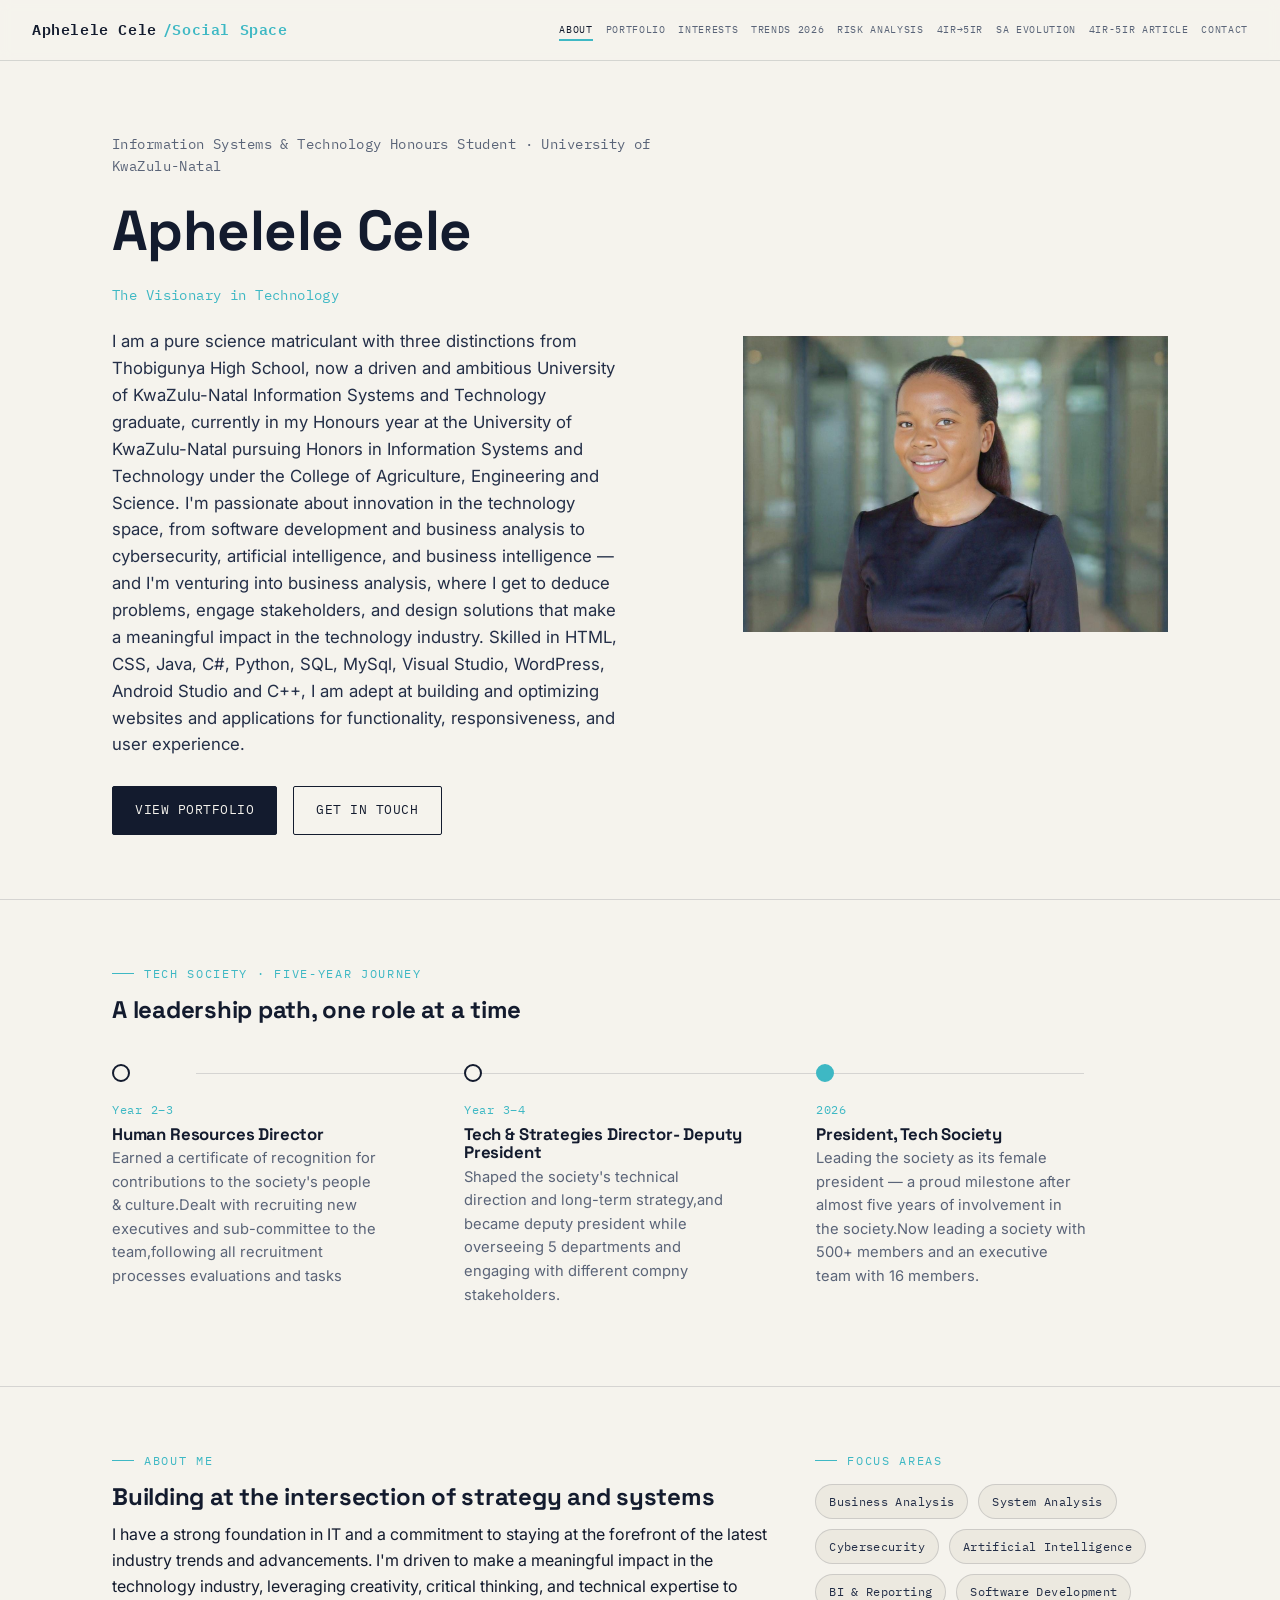
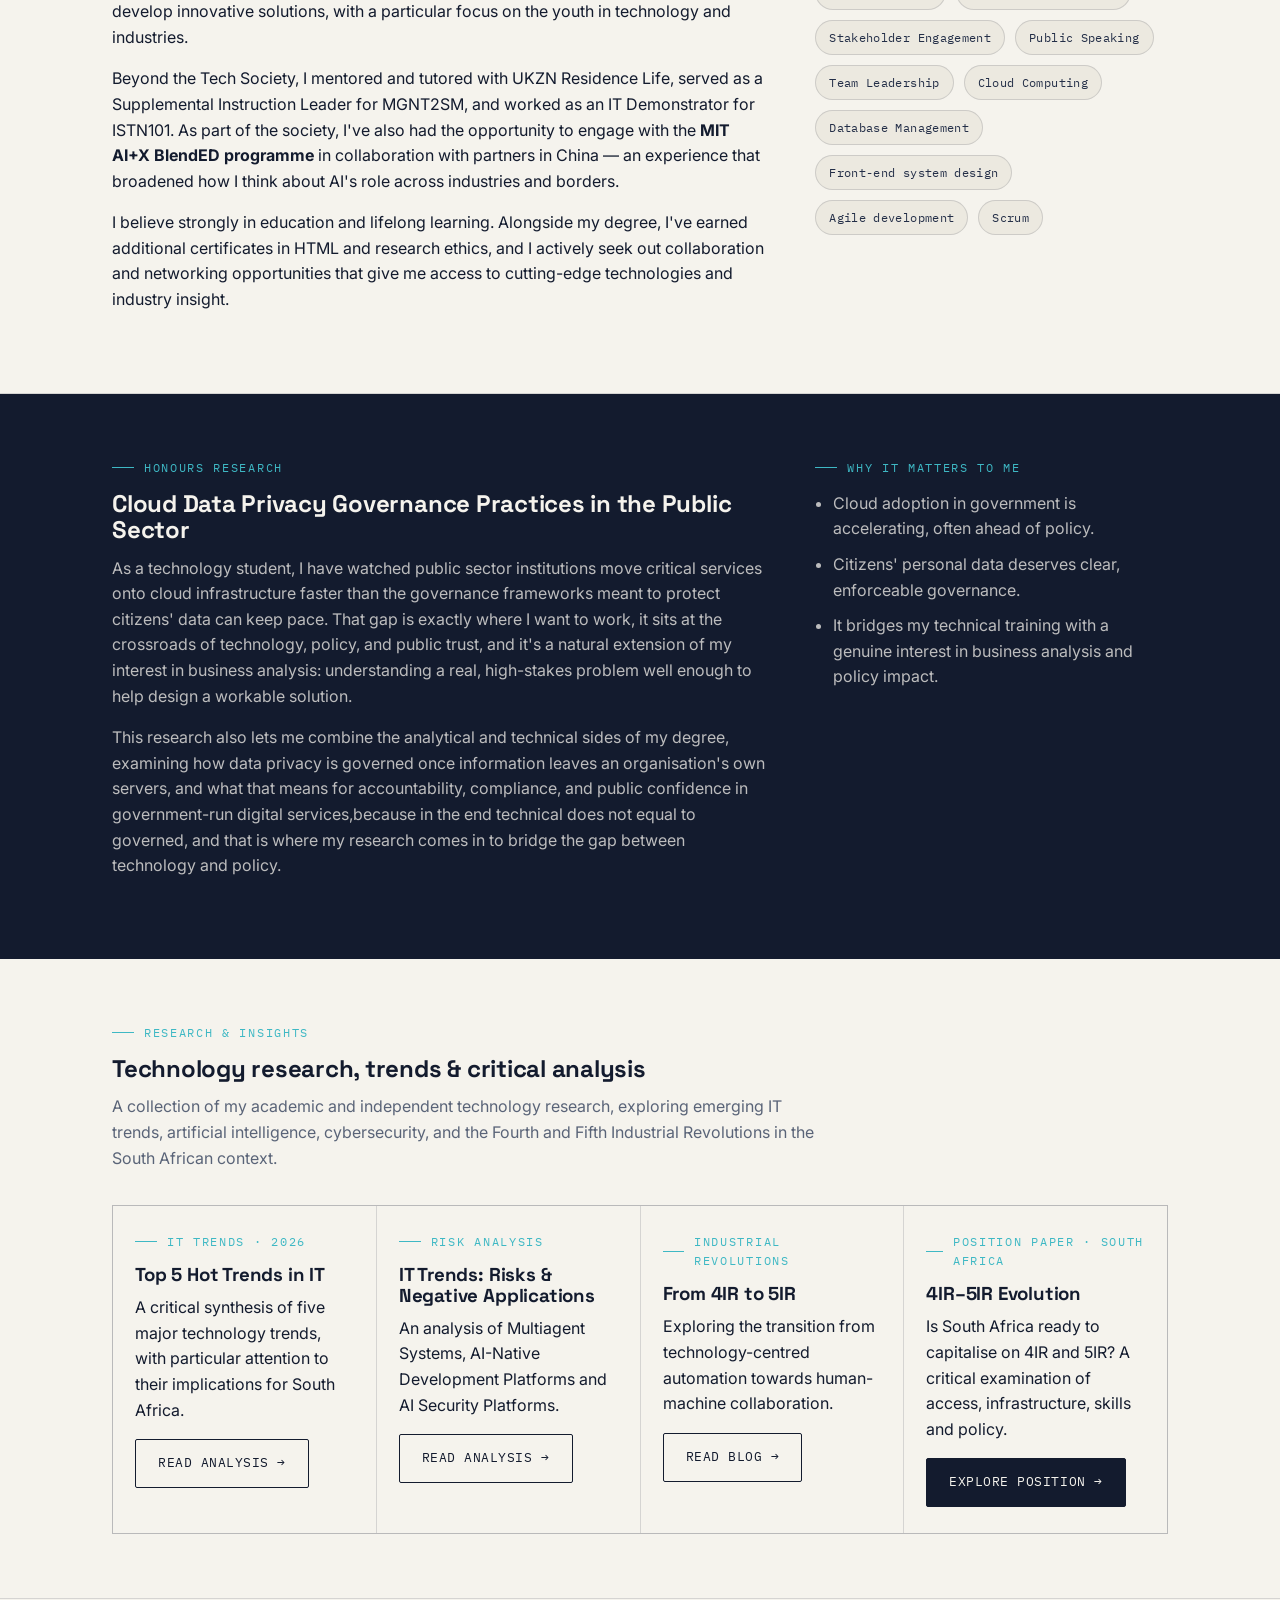
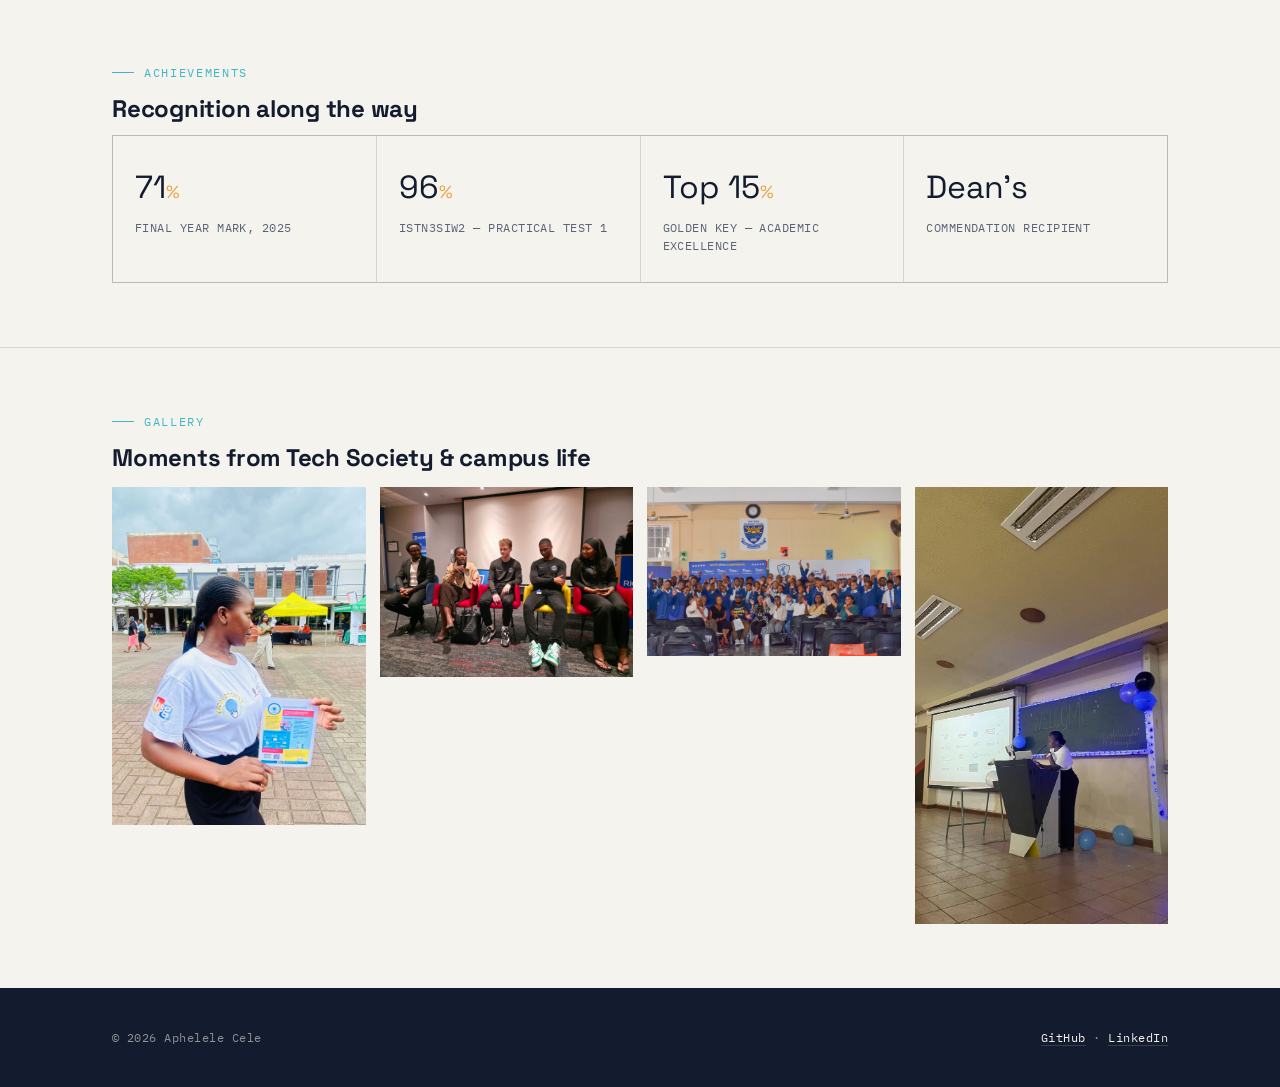
<file: index.html>
<!DOCTYPE html>
<html lang="en">
<head>
  <meta charset="UTF-8" />
  <meta name="viewport" content="width=device-width, initial-scale=1.0" />
  <title>Aphelele Cele — The Visionary in Tech</title>
  <meta name="description" content="Aphelele Cele — Information Systems &amp; Technology honours student, Tech Society President, and aspiring business analyst." />
  <link rel="preconnect" href="https://fonts.googleapis.com">
  <link href="https://fonts.googleapis.com/css2?family=Space+Grotesk:wght@500;600;700&family=Inter:wght@400;500;600&family=IBM+Plex+Mono:wght@400;500;600&display=swap" rel="stylesheet">
  <link rel="stylesheet" href="css/style.css">
</head>
<body>

  <header class="site-header">
    <nav class="nav">
      <a href="index.html" class="logo">Aphelele Cele<span>/Social Space</span></a>
      <button class="nav-toggle" aria-label="Toggle navigation">
        <span></span><span></span><span></span>
      </button>
      <ul class="nav-links">
        <li><a href="index.html" class="active">About</a></li>
        <li><a href="portfolio.html">Portfolio</a></li>
        <li><a href="interests.html">Interests</a></li>
        <li><a href="it-trends-2026-synthesis.html">Trends 2026</a></li>
        <li><a href="it-trends-risk-analysis.html">Risk Analysis</a></li>
        <li><a href="Blog%204IR-5IR.html">4IR→5IR</a></li>
        <li><a href="4IR-5IR-Evolution.html">SA Evolution</a></li>
        <li><a href="4IR-5IR-Article.html">4IR-5IR Article</a></li>
        <li><a href="contact.html">Contact</a></li>
      </ul>
    </nav>
  </header>

  <main>

    <!-- ============ HERO ============ -->
    <section class="hero">
      <div class="wrap">
        <div>
          <p class="role">Information Systems &amp; Technology Honours Student · University of KwaZulu-Natal</p>
          <h1>Aphelele Cele</h1>
          <p class="role" style="color:var(--cyan); margin-top:-6px;">The Visionary in Technology</p>
          <p class="lede">
              I am a pure science matriculant with three distinctions from Thobigunya High School, now a driven and ambitious University of KwaZulu-Natal Information Systems and Technology graduate, currently in my
              Honours  year at the University of KwaZulu-Natal pursuing Honors in Information Systems and Technology under the College of Agriculture, Engineering and Science. I'm passionate about innovation
              in the technology space, from software development and business analysis to cybersecurity,
              artificial intelligence, and business intelligence — and I'm venturing into business
              analysis, where I get to deduce problems, engage stakeholders, and design solutions
              that make a meaningful impact in the technology industry. Skilled in HTML, CSS, Java, C#, Python, SQL, MySql, Visual Studio, WordPress, Android Studio and C++, I am adept at building and optimizing websites and applications for functionality, responsiveness, and user experience.
          </p>
          <div class="cta-row">
            <a href="portfolio.html" class="btn btn-primary">View Portfolio</a>
            <a href="contact.html" class="btn btn-ghost">Get in Touch</a>
          </div>
        </div>
        <div>
          
            <img src="images/profile-portrait.jpeg" alt="Aphelele Cele">
        </div>
      </div>
    </section>

    <!-- ============ LEADERSHIP PATH (signature element) ============ -->
    <section class="path">
      <div class="wrap">
        <div class="eyebrow">Tech society · five-year journey</div>
        <h2>A leadership path, one role at a time</h2>
        <div class="path-track">
          <div class="path-step">
            <div class="path-dot"></div>
            <div class="path-year">Year 2–3</div>
            <h3>Human Resources Director</h3>
            <p>Earned a certificate of recognition for contributions to the society's people &amp; culture.Dealt with recruiting new executives and sub-committee to the team,following all recruitment processes evaluations and tasks</p>
          </div>
          <div class="path-step">
            <div class="path-dot"></div>
            <div class="path-year">Year 3–4</div>
            <h3>Tech &amp; Strategies Director- Deputy President</h3>
            <p>Shaped the society's technical direction and long-term strategy,and became deputy president while overseeing 5 departments and engaging with different compny stakeholders.</p>
          </div>
          <div class="path-step">
            <div class="path-dot"></div>
            <div class="path-year">2026</div>
            <h3>President, Tech Society</h3>
            <p>Leading the society as its female president — a proud milestone after almost five years of involvement in the society.Now leading a society with 500+ members and an executive team with 16 members.</p>
          </div>
        </div>
      </div>
    </section>

    <!-- ============ ABOUT NARRATIVE ============ -->
    <section class="section">
      <div class="wrap two-col">
        <div>
          <div class="eyebrow">About me</div>
          <h2>Building at the intersection of strategy and systems</h2>
          <p>
            I have a strong foundation in IT and a commitment to staying at the forefront of the
            latest industry trends and advancements. I'm driven to make a meaningful impact in the
            technology industry, leveraging creativity, critical thinking, and technical expertise to
            develop innovative solutions, with a particular focus on the youth  in technology and industries.
          </p>
          <p>
            Beyond the Tech Society, I mentored and tutored with UKZN Residence Life, served as a
            Supplemental Instruction Leader for MGNT2SM, and worked as an IT Demonstrator for ISTN101.
            As part of the society, I've also had the opportunity to engage with the
            <strong>MIT AI+X BlendED programme</strong> in collaboration with partners in China —
            an experience that broadened how I think about AI's role across industries and borders.
          </p>
          <p>
            I believe strongly in education and lifelong learning. Alongside my degree, I've earned
            additional certificates in HTML and research ethics, and I actively seek out
            collaboration and networking opportunities that give me access to cutting-edge
            technologies and industry insight.
          </p>
        </div>
        <div>
          <div class="eyebrow">Focus areas</div>
          <div class="tag-row">
              <span class="tag">Business Analysis</span>
              <span class="tag">System Analysis</span>
              <span class="tag">Cybersecurity</span>
              <span class="tag">Artificial Intelligence</span>
              <span class="tag">BI &amp; Reporting</span>
              <span class="tag">Software Development</span>
              <span class="tag">Stakeholder Engagement</span>
              <span class="tag">Public Speaking</span>
              <span class="tag">Team Leadership</span>
              <span class="tag">Cloud Computing</span>
              <span class="tag">Database Management</span>
              <span class="tag">Front-end system design</span>
              <span class="tag">Agile development</span>
              <span class="tag">Scrum</span>
          </div>
        </div>
      </div>
    </section>

    <!-- ============ RESEARCH SPOTLIGHT ============ -->
    <section class="section" style="background:var(--ink); color:var(--paper); border-bottom:none;">
      <div class="wrap two-col">
        <div>
          <div class="eyebrow" style="color:var(--cyan);">Honours research</div>
          <h2 style="color:var(--paper);">Cloud Data Privacy Governance Practices in the Public Sector</h2>
          <p style="color:rgba(245,243,237,0.75);">
            As a technology student, I have watched public sector institutions move critical services
            onto cloud infrastructure faster than the governance frameworks meant to protect
            citizens' data can keep pace. That gap is exactly where I want to work, it sits at
            the crossroads of technology, policy, and public trust, and it's a natural extension
            of my interest in business analysis: understanding a real, high-stakes problem well
            enough to help design a workable solution.
          </p>
          <p style="color:rgba(245,243,237,0.75);">
              This research also lets me combine the analytical and technical sides of my
              degree, examining how data privacy is governed once information leaves an
              organisation's own servers, and what that means for accountability, compliance,
              and public confidence in government-run digital services,because in the end technical does not equal to governed, and that is where my research comes in to bridge the gap between technology and policy.
          </p>
        </div>
        <div>
          <div class="eyebrow" style="color:var(--cyan);">Why it matters to me</div>
          <ul style="padding-left:18px; color:rgba(245,243,237,0.75); margin:0;">
            <li style="margin-bottom:10px;">Cloud adoption in government is accelerating, often ahead of policy.</li>
            <li style="margin-bottom:10px;">Citizens' personal data deserves clear, enforceable governance.</li>
            <li style="margin-bottom:10px;">It bridges my technical training with a genuine interest in business analysis and policy impact.</li>
          </ul>
        </div>
      </div>
    </section>



    <!-- ============ RESEARCH & INSIGHTS ============ -->
    <section class="section" id="research-insights">
      <div class="wrap">
        <div class="eyebrow">Research &amp; Insights</div>
        <h2>Technology research, trends &amp; critical analysis</h2>
        <p class="lede" style="color:var(--slate); max-width:72ch; margin-bottom:34px;">
          A collection of my academic and independent technology research, exploring emerging IT trends,
          artificial intelligence, cybersecurity, and the Fourth and Fifth Industrial Revolutions in the South African context.
        </p>
        <div class="stats-grid" style="align-items:stretch;">
          <article class="stat-card" style="text-align:left;">
            <div class="eyebrow">IT Trends · 2026</div>
            <h3>Top 5 Hot Trends in IT</h3>
            <p>A critical synthesis of five major technology trends, with particular attention to their implications for South Africa.</p>
            <a class="btn btn-ghost" href="it-trends-2026-synthesis.html">Read Analysis →</a>
          </article>
          <article class="stat-card" style="text-align:left;">
            <div class="eyebrow">Risk Analysis</div>
            <h3>IT Trends: Risks &amp; Negative Applications</h3>
            <p>An analysis of Multiagent Systems, AI-Native Development Platforms and AI Security Platforms.</p>
            <a class="btn btn-ghost" href="it-trends-risk-analysis.html">Read Analysis →</a>
          </article>
          <article class="stat-card" style="text-align:left;">
            <div class="eyebrow">Industrial Revolutions</div>
            <h3>From 4IR to 5IR</h3>
            <p>Exploring the transition from technology-centred automation towards human-machine collaboration.</p>
            <a class="btn btn-ghost" href="Blog%204IR-5IR.html">Read Blog →</a>
          </article>
          <article class="stat-card" style="text-align:left;">
            <div class="eyebrow">Position Paper · South Africa</div>
            <h3>4IR–5IR Evolution</h3>
            <p>Is South Africa ready to capitalise on 4IR and 5IR? A critical examination of access, infrastructure, skills and policy.</p>
            <a class="btn btn-primary" href="4IR-5IR-Evolution.html">Explore Position →</a>
          </article>
        </div>
      </div>
    </section>

    <!-- ============ ACHIEVEMENTS ============ -->
    <section class="section">
      <div class="wrap">
        <div class="eyebrow">Achievements</div>
        <h2>Recognition along the way</h2>
        <div class="stats-grid">
          <div class="stat-card">
            <div class="stat-num">71<span class="unit">%</span></div>
            <div class="stat-label">Final Year mark, 2025</div>
          </div>
          <div class="stat-card">
            <div class="stat-num">96<span class="unit">%</span></div>
            <div class="stat-label">ISTN3SIW2 — Practical Test 1</div>
          </div>
          <div class="stat-card">
            <div class="stat-num">Top 15<span class="unit">%</span></div>
            <div class="stat-label">Golden Key — academic excellence</div>
          </div>
          <div class="stat-card">
            <div class="stat-num">Dean's</div>
            <div class="stat-label">Commendation recipient</div>
          </div>
        </div>
      </div>
    </section>

    <!-- ============ PHOTO GALLERY ============ -->
    <section class="section">
      <div class="wrap">
        <div class="eyebrow">Gallery</div>
        <h2>Moments from Tech Society &amp; campus life</h2>
        <p class="lede" style="color:var(--slate); max-width:60ch;">
          
        </p>
        <div class="gallery-grid">
          
            <img src="images/Tech-Society.jpeg" alt="Aphelele Cele">
            <img src="images/Data and AI Community Day.jpeg" alt="Aphelele Cele">
            <img src="images/Hunts-Secondary.jpeg" alt="Aphelele Cele">
            <img src="images/Launch.jpeg" alt="Aphelele Cele">
        </div>
      </div>
    </section>

  </main>

  <footer class="site-footer">
    <div class="wrap">
      <span class="footer-mono">© 2026 Aphelele Cele</span>
      <span class="footer-mono"><a href="https://github.com/ApheleleCele" target="_blank" rel="noopener">GitHub</a> · <a href="https://www.linkedin.com/in/aphelele-cele-b87a442ba" target="_blank" rel="noopener">LinkedIn</a></span>
    </div>
  </footer>

  <script src="js/script.js"></script>
</body>
</html>
</file>
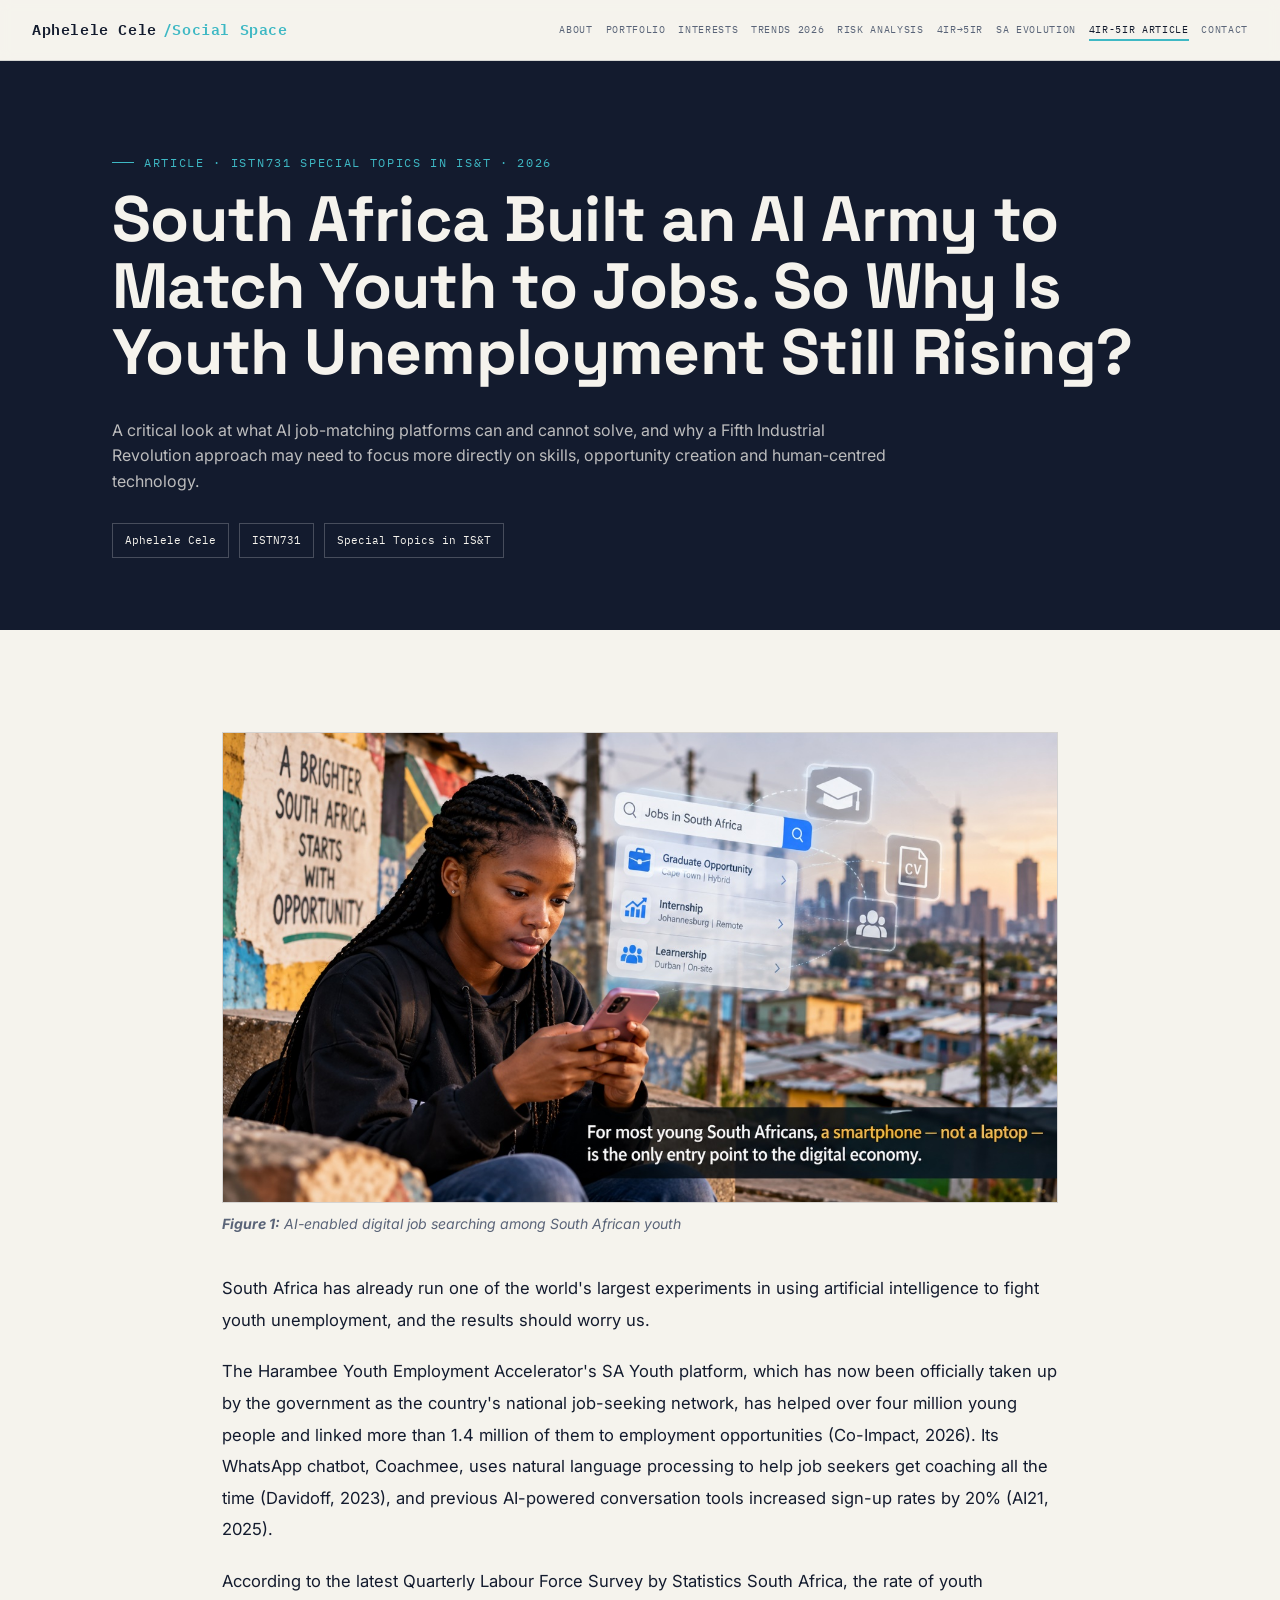
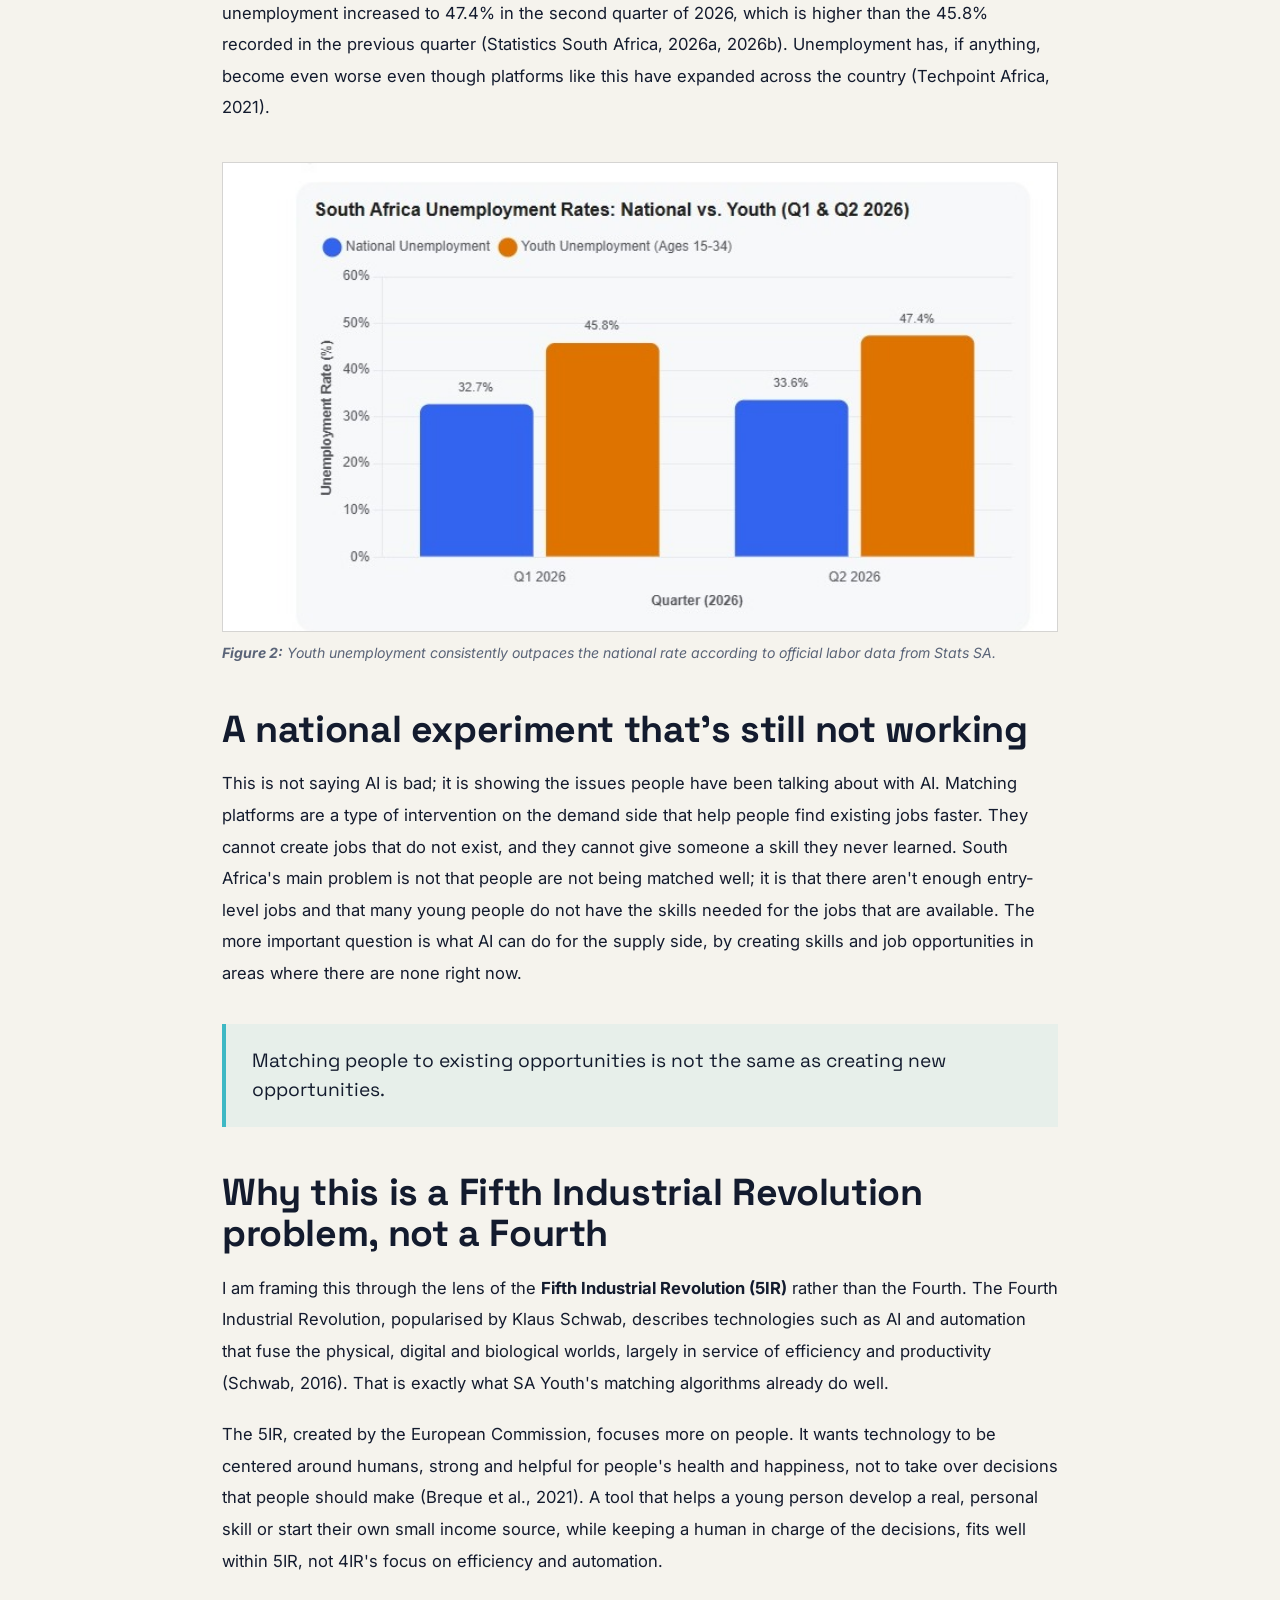
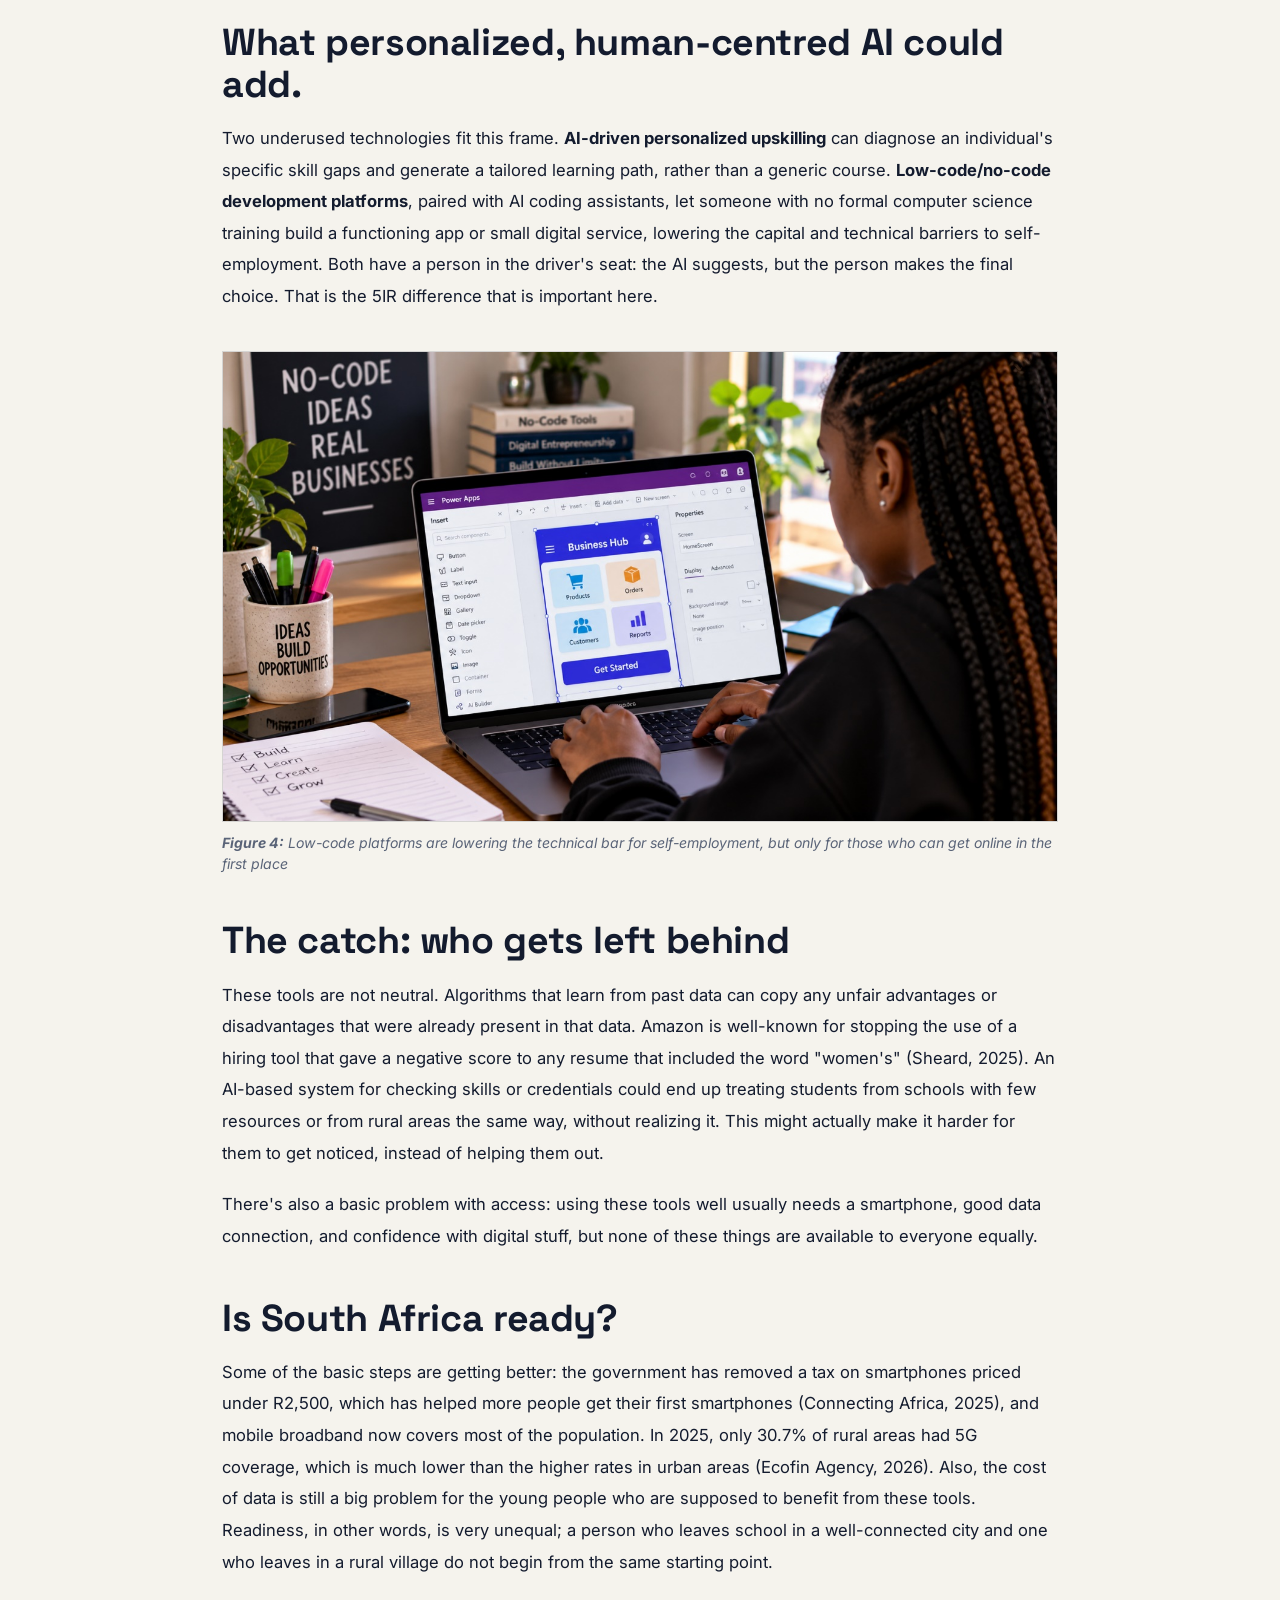
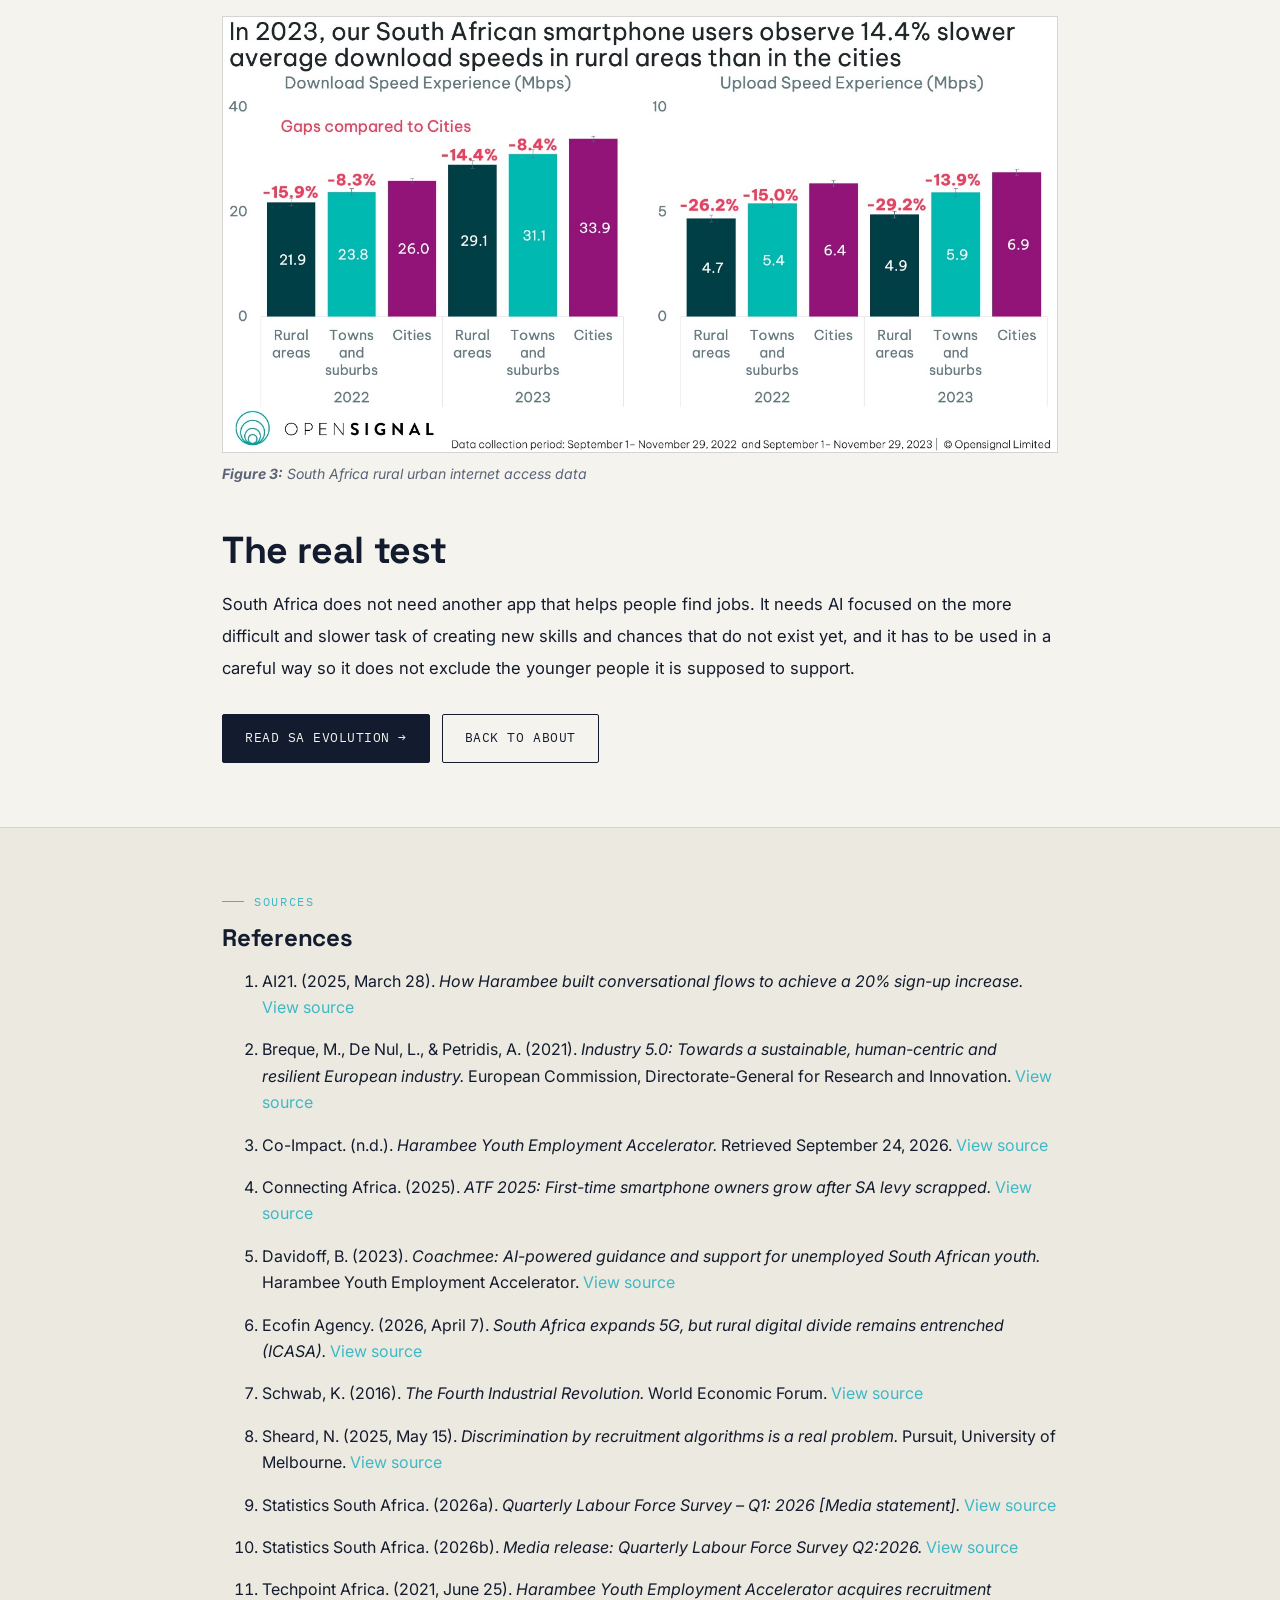
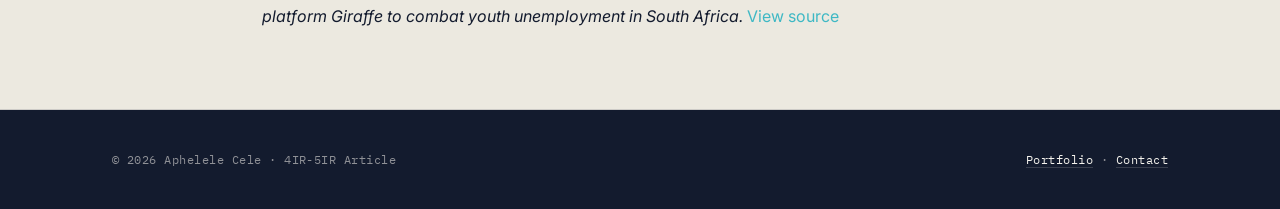
<file: 4IR-5IR-Article.html>
<!DOCTYPE html>
<html lang="en">
<head>
  <meta charset="UTF-8">
  <meta name="viewport" content="width=device-width, initial-scale=1.0">
  <title>4IR-5IR Article | Aphelele Cele</title>
  <meta name="description" content="South Africa Built an AI Army to Match Youth to Jobs. So Why Is Youth Unemployment Still Rising? An ISTN731 article by Aphelele Cele.">
  <meta name="robots" content="index, follow">
  <link rel="preconnect" href="https://fonts.googleapis.com">
  <link href="https://fonts.googleapis.com/css2?family=Space+Grotesk:wght@500;600;700&family=Inter:wght@400;500;600&family=IBM+Plex+Mono:wght@400;500;600&display=swap" rel="stylesheet">
  <link rel="stylesheet" href="css/style.css">
  <style>
    .article-hero{background:var(--ink);color:var(--paper);padding:92px 0 72px}.article-hero h1{color:var(--paper);font-size:clamp(2.25rem,5vw,4.5rem);max-width:1050px;line-height:1.04}.article-hero .lede{color:rgba(245,243,237,.75);max-width:780px}.meta-row{display:flex;gap:10px;flex-wrap:wrap;margin-top:28px}.meta-pill{font-family:var(--mono);font-size:11px;border:1px solid rgba(255,255,255,.22);padding:8px 12px}.article-shell{max-width:900px;margin:auto}.article-section{padding:64px 0;border-bottom:1px solid var(--line)}.article-copy p{font-size:1.04rem;line-height:1.9;margin:0 0 20px}.article-copy h2{font-size:clamp(1.7rem,3vw,2.35rem);margin:45px 0 18px}.figure{margin:38px 0}.figure img{width:100%;height:auto;display:block;border:1px solid var(--line)}.figure figcaption{font-size:.88rem;font-style:italic;color:var(--slate);line-height:1.55;margin-top:10px}.pullquote{border-left:4px solid var(--cyan);padding:22px 26px;background:rgba(62,184,196,.08);margin:34px 0;font-family:var(--display);font-size:1.2rem;line-height:1.55}.references{background:var(--paper-dim)}.references li{margin-bottom:16px;line-height:1.65}.references a{color:var(--cyan);overflow-wrap:anywhere}.article-nav{display:flex;gap:12px;flex-wrap:wrap;margin-top:30px}@media(max-width:760px){.article-hero{padding:65px 0 50px}.article-section{padding:46px 0}.article-copy p{font-size:1rem}}
  </style>
</head>
<body>
<header class="site-header"><nav class="nav"><a href="index.html" class="logo">Aphelele Cele<span>/Social Space</span></a><button class="nav-toggle" aria-label="Toggle navigation"><span></span><span></span><span></span></button>
<ul class="nav-links">
        <li><a href="index.html">About</a></li>
        <li><a href="portfolio.html">Portfolio</a></li>
        <li><a href="interests.html">Interests</a></li>
        <li><a href="it-trends-2026-synthesis.html">Trends 2026</a></li>
        <li><a href="it-trends-risk-analysis.html">Risk Analysis</a></li>
        <li><a href="Blog%204IR-5IR.html">4IR→5IR</a></li>
        <li><a href="4IR-5IR-Evolution.html">SA Evolution</a></li>
        <li><a href="4IR-5IR-Article.html" class="active">4IR-5IR Article</a></li>
        <li><a href="contact.html">Contact</a></li>
      </ul></nav></header>
<main>
<section class="article-hero"><div class="wrap"><div class="eyebrow">Article · ISTN731 Special Topics in IS&amp;T · 2026</div><h1>South Africa Built an AI Army to Match Youth to Jobs. So Why Is Youth Unemployment Still Rising?</h1><p class="lede">A critical look at what AI job-matching platforms can and cannot solve, and why a Fifth Industrial Revolution approach may need to focus more directly on skills, opportunity creation and human-centred technology.</p><div class="meta-row"><span class="meta-pill">Aphelele Cele</span><span class="meta-pill">ISTN731</span><span class="meta-pill">Special Topics in IS&amp;T</span></div></div></section>
<section class="article-section"><div class="wrap article-shell"><article class="article-copy">
<figure class="figure"><img src="images/ai-youth-job-search.jpeg" alt="Young South African using a smartphone to search for digital job opportunities"><figcaption><strong>Figure 1:</strong> AI-enabled digital job searching among South African youth</figcaption></figure>
<p>South Africa has already run one of the world's largest experiments in using artificial intelligence to fight youth unemployment, and the results should worry us.</p>
<p>The Harambee Youth Employment Accelerator's SA Youth platform, which has now been officially taken up by the government as the country's national job-seeking network, has helped over four million young people and linked more than 1.4 million of them to employment opportunities (Co-Impact, 2026). Its WhatsApp chatbot, Coachmee, uses natural language processing to help job seekers get coaching all the time (Davidoff, 2023), and previous AI-powered conversation tools increased sign-up rates by 20% (AI21, 2025).</p>
<p>According to the latest Quarterly Labour Force Survey by Statistics South Africa, the rate of youth unemployment increased to 47.4% in the second quarter of 2026, which is higher than the 45.8% recorded in the previous quarter (Statistics South Africa, 2026a, 2026b). Unemployment has, if anything, become even worse even though platforms like this have expanded across the country (Techpoint Africa, 2021).</p>
<figure class="figure"><img src="images/youth-unemployment-2026.jpeg" alt="Chart comparing South Africa national and youth unemployment rates in Q1 and Q2 2026"><figcaption><strong>Figure 2:</strong> Youth unemployment consistently outpaces the national rate according to official labor data from Stats SA.</figcaption></figure>
<h2>A national experiment that's still not working</h2>
<p>This is not saying AI is bad; it is showing the issues people have been talking about with AI. Matching platforms are a type of intervention on the demand side that help people find existing jobs faster. They cannot create jobs that do not exist, and they cannot give someone a skill they never learned. South Africa's main problem is not that people are not being matched well; it is that there aren't enough entry-level jobs and that many young people do not have the skills needed for the jobs that are available. The more important question is what AI can do for the supply side, by creating skills and job opportunities in areas where there are none right now.</p>
<div class="pullquote">Matching people to existing opportunities is not the same as creating new opportunities.</div>
<h2>Why this is a Fifth Industrial Revolution problem, not a Fourth</h2>
<p>I am framing this through the lens of the <strong>Fifth Industrial Revolution (5IR)</strong> rather than the Fourth. The Fourth Industrial Revolution, popularised by Klaus Schwab, describes technologies such as AI and automation that fuse the physical, digital and biological worlds, largely in service of efficiency and productivity (Schwab, 2016). That is exactly what SA Youth's matching algorithms already do well.</p>
<p>The 5IR, created by the European Commission, focuses more on people. It wants technology to be centered around humans, strong and helpful for people's health and happiness, not to take over decisions that people should make (Breque et al., 2021). A tool that helps a young person develop a real, personal skill or start their own small income source, while keeping a human in charge of the decisions, fits well within 5IR, not 4IR's focus on efficiency and automation.</p>
<h2>What personalized, human-centred AI could add.</h2>
<p>Two underused technologies fit this frame. <strong>AI-driven personalized upskilling</strong> can diagnose an individual's specific skill gaps and generate a tailored learning path, rather than a generic course. <strong>Low-code/no-code development platforms</strong>, paired with AI coding assistants, let someone with no formal computer science training build a functioning app or small digital service, lowering the capital and technical barriers to self-employment. Both have a person in the driver's seat: the AI suggests, but the person makes the final choice. That is the 5IR difference that is important here.</p>
<figure class="figure"><img src="images/low-code-self-employment.jpeg" alt="Young person using a low-code development platform to build a digital business application"><figcaption><strong>Figure 4:</strong> Low-code platforms are lowering the technical bar for self-employment, but only for those who can get online in the first place</figcaption></figure>
<h2>The catch: who gets left behind</h2>
<p>These tools are not neutral. Algorithms that learn from past data can copy any unfair advantages or disadvantages that were already present in that data. Amazon is well-known for stopping the use of a hiring tool that gave a negative score to any resume that included the word "women's" (Sheard, 2025). An AI-based system for checking skills or credentials could end up treating students from schools with few resources or from rural areas the same way, without realizing it. This might actually make it harder for them to get noticed, instead of helping them out.</p>
<p>There's also a basic problem with access: using these tools well usually needs a smartphone, good data connection, and confidence with digital stuff, but none of these things are available to everyone equally.</p>
<h2>Is South Africa ready?</h2>
<p>Some of the basic steps are getting better: the government has removed a tax on smartphones priced under R2,500, which has helped more people get their first smartphones (Connecting Africa, 2025), and mobile broadband now covers most of the population. In 2025, only 30.7% of rural areas had 5G coverage, which is much lower than the higher rates in urban areas (Ecofin Agency, 2026). Also, the cost of data is still a big problem for the young people who are supposed to benefit from these tools. Readiness, in other words, is very unequal; a person who leaves school in a well-connected city and one who leaves in a rural village do not begin from the same starting point.</p>
<figure class="figure"><img src="images/sa-rural-urban-internet.jpeg" alt="OpenSignal chart comparing rural, town and city mobile download and upload speeds in South Africa"><figcaption><strong>Figure 3:</strong> South Africa rural urban internet access data</figcaption></figure>
<h2>The real test</h2>
<p>South Africa does not need another app that helps people find jobs. It needs AI focused on the more difficult and slower task of creating new skills and chances that do not exist yet, and it has to be used in a careful way so it does not exclude the younger people it is supposed to support.</p>
<div class="article-nav"><a class="btn btn-primary" href="4IR-5IR-Evolution.html">Read SA Evolution →</a><a class="btn btn-ghost" href="index.html">Back to About</a></div>
</article></div></section>
<section class="article-section references"><div class="wrap article-shell"><div class="eyebrow">Sources</div><h2>References</h2><ol>
<li>AI21. (2025, March 28). <em>How Harambee built conversational flows to achieve a 20% sign-up increase.</em> <a href="https://www.ai21.com/blog/harambee-case-study/" target="_blank" rel="noopener">View source</a></li>
<li>Breque, M., De Nul, L., &amp; Petridis, A. (2021). <em>Industry 5.0: Towards a sustainable, human-centric and resilient European industry.</em> European Commission, Directorate-General for Research and Innovation. <a href="https://research-and-innovation.ec.europa.eu/knowledge-publications-tools-and-data/publications/all-publications/industry-50_en" target="_blank" rel="noopener">View source</a></li>
<li>Co-Impact. (n.d.). <em>Harambee Youth Employment Accelerator.</em> Retrieved September 24, 2026. <a href="https://co-impact.org/impact-stories/harambee-youth-employment-accelerator-harambee/" target="_blank" rel="noopener">View source</a></li>
<li>Connecting Africa. (2025). <em>ATF 2025: First-time smartphone owners grow after SA levy scrapped.</em> <a href="https://www.connectingafrica.com/digital-inclusion/atf-2025-first-time-smartphone-owners-grow-after-sa-levy-scrapped" target="_blank" rel="noopener">View source</a></li>
<li>Davidoff, B. (2023). <em>Coachmee: AI-powered guidance and support for unemployed South African youth.</em> Harambee Youth Employment Accelerator. <a href="https://www.harambee.co.za/coachmee-ai-powered-guidance-and-support-for-unemployed-south-african-youth/" target="_blank" rel="noopener">View source</a></li>
<li>Ecofin Agency. (2026, April 7). <em>South Africa expands 5G, but rural digital divide remains entrenched (ICASA).</em> <a href="https://www.ecofinagency.com/news-digital/0704-54451-south-africa-expands-5g-but-rural-digital-divide-remains-entrenched-icasa" target="_blank" rel="noopener">View source</a></li>
<li>Schwab, K. (2016). <em>The Fourth Industrial Revolution.</em> World Economic Forum. <a href="https://weforum.org/about/the-fourth-industrial-revolution-by-klaus-schwab" target="_blank" rel="noopener">View source</a></li>
<li>Sheard, N. (2025, May 15). <em>Discrimination by recruitment algorithms is a real problem.</em> Pursuit, University of Melbourne. <a href="https://pursuit.unimelb.edu.au/articles/discrimination-by-recruitment-algorithms-is-a-real-problem" target="_blank" rel="noopener">View source</a></li>
<li>Statistics South Africa. (2026a). <em>Quarterly Labour Force Survey – Q1: 2026 [Media statement].</em> <a href="https://www.statssa.gov.za/?p=19526" target="_blank" rel="noopener">View source</a></li>
<li>Statistics South Africa. (2026b). <em>Media release: Quarterly Labour Force Survey Q2:2026.</em> <a href="https://www.statssa.gov.za/?p=19804" target="_blank" rel="noopener">View source</a></li>
<li>Techpoint Africa. (2021, June 25). <em>Harambee Youth Employment Accelerator acquires recruitment platform Giraffe to combat youth unemployment in South Africa.</em> <a href="https://techpoint.africa/news/harambee-acquires-giraffe/" target="_blank" rel="noopener">View source</a></li>
</ol></div></section>
</main>
<footer class="site-footer"><div class="wrap"><span class="footer-mono">© 2026 Aphelele Cele · 4IR-5IR Article</span><span class="footer-mono"><a href="portfolio.html">Portfolio</a> · <a href="contact.html">Contact</a></span></div></footer>
<script src="js/script.js"></script>
</body></html>
</file>
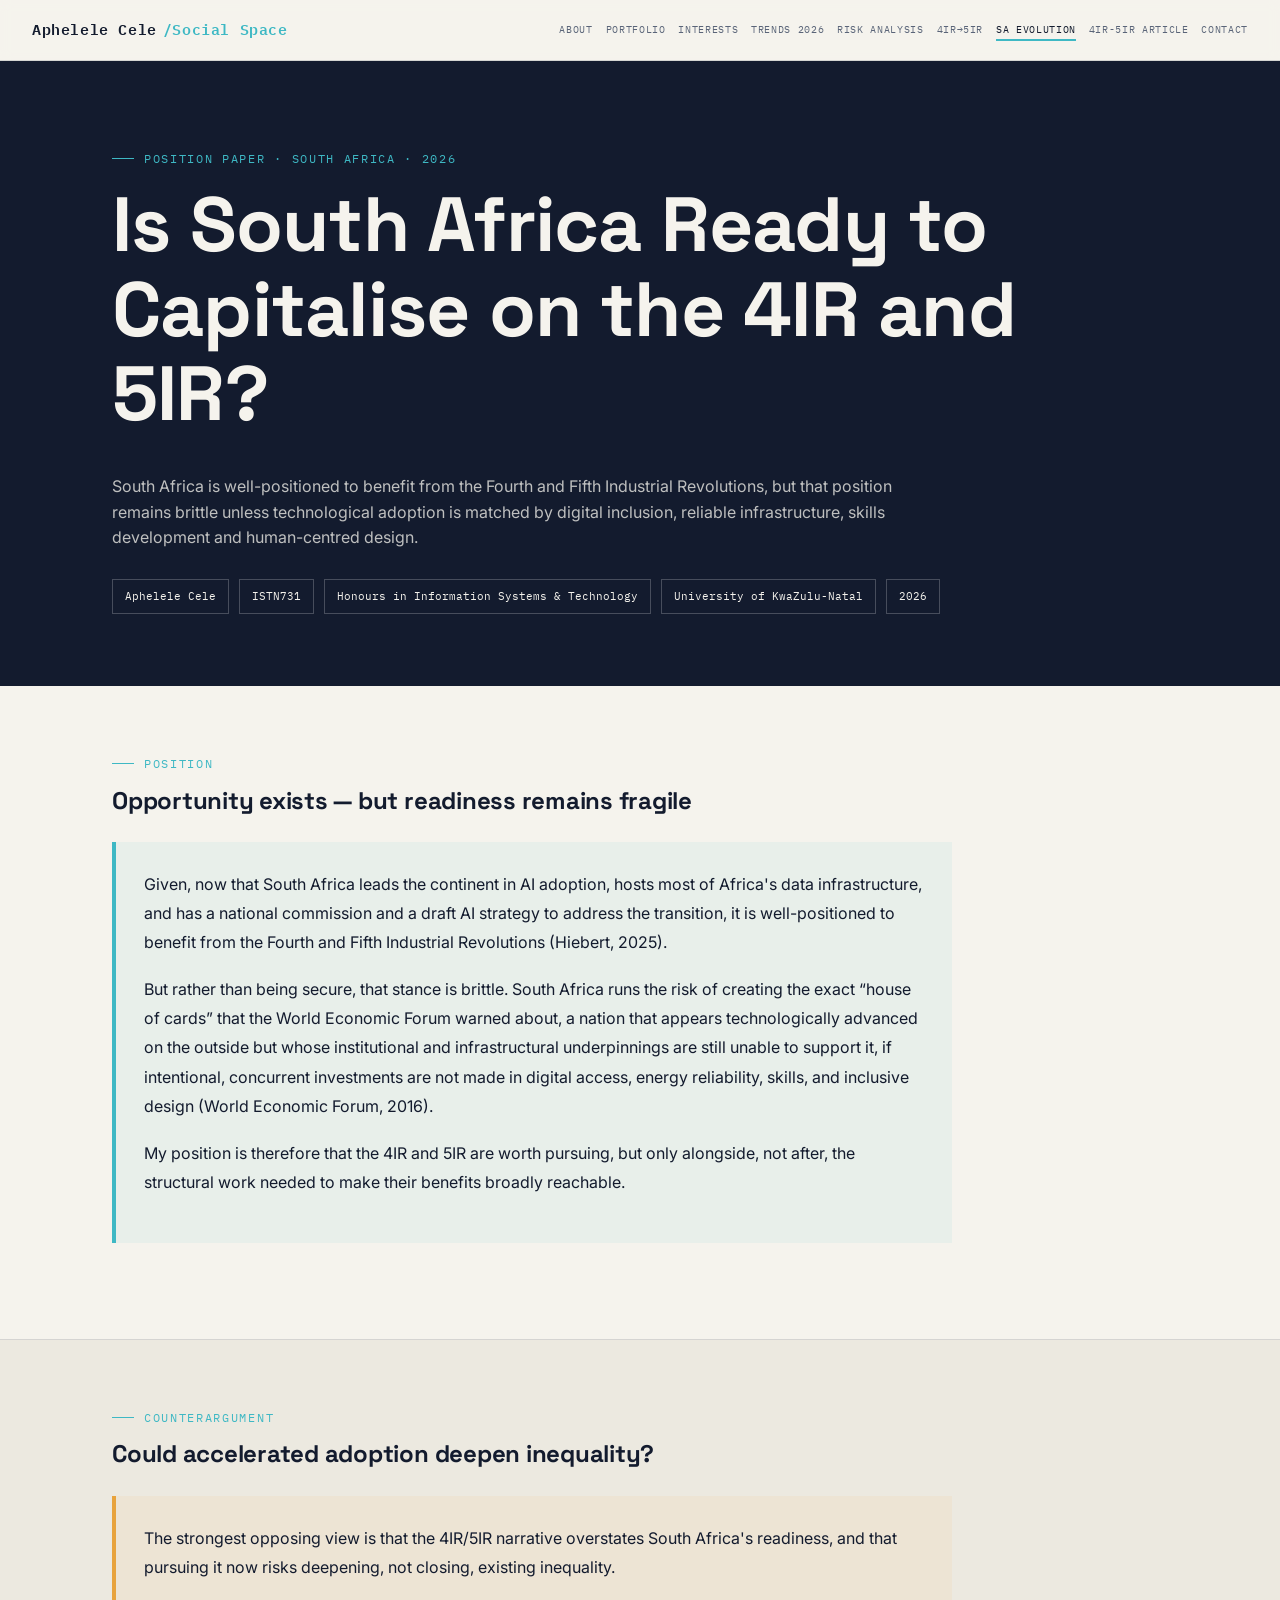
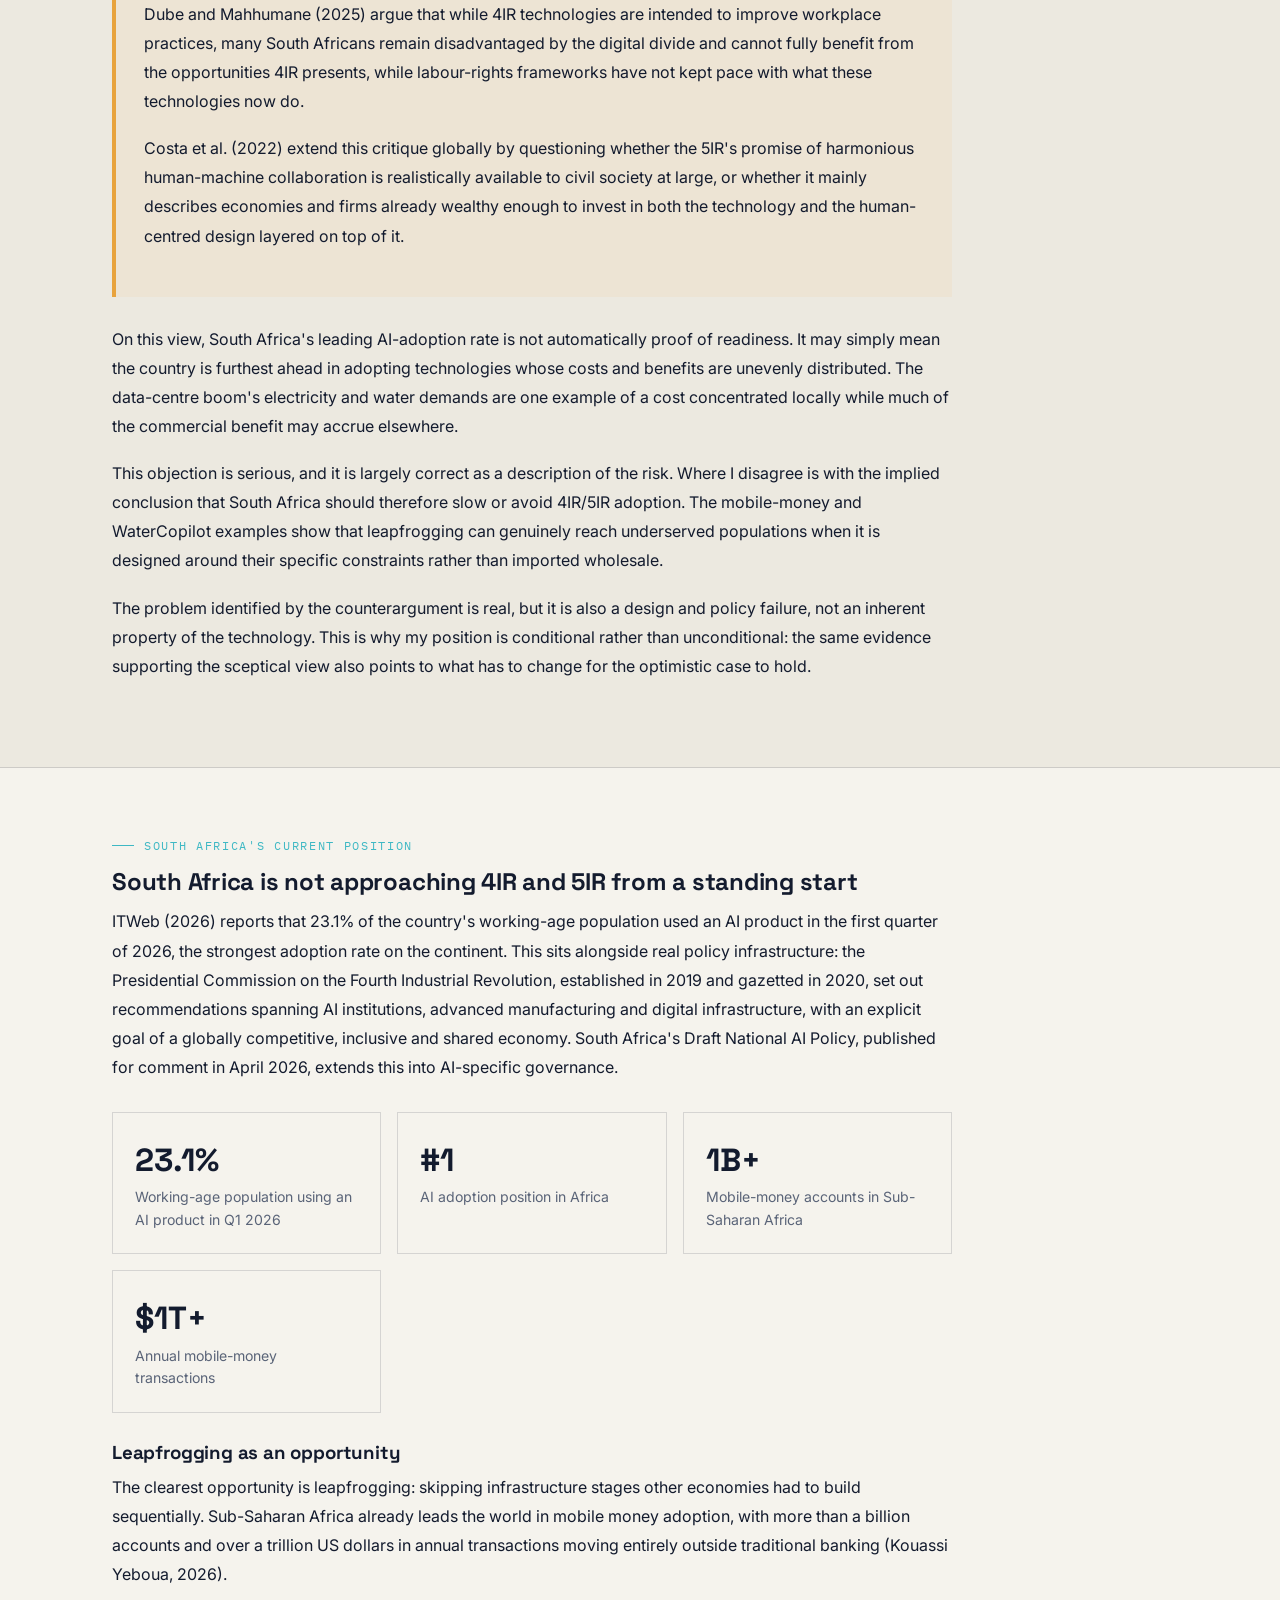
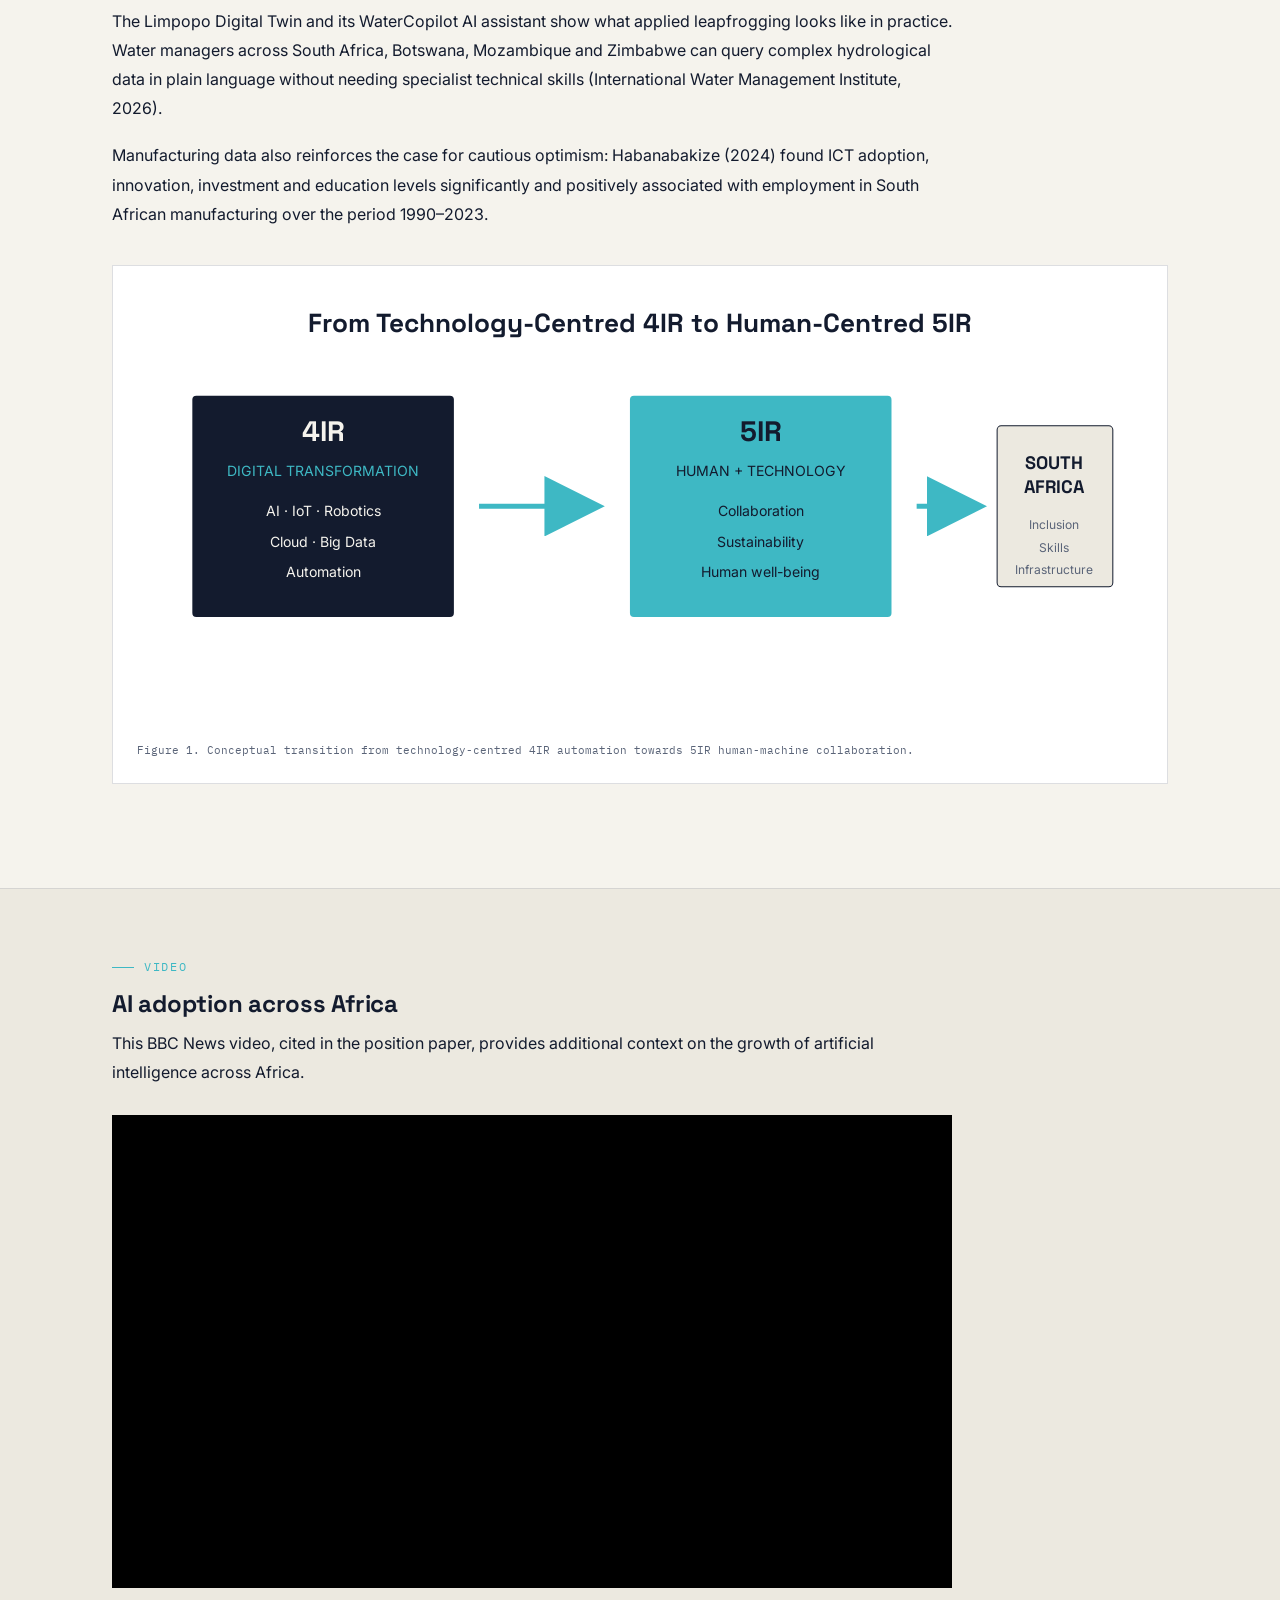
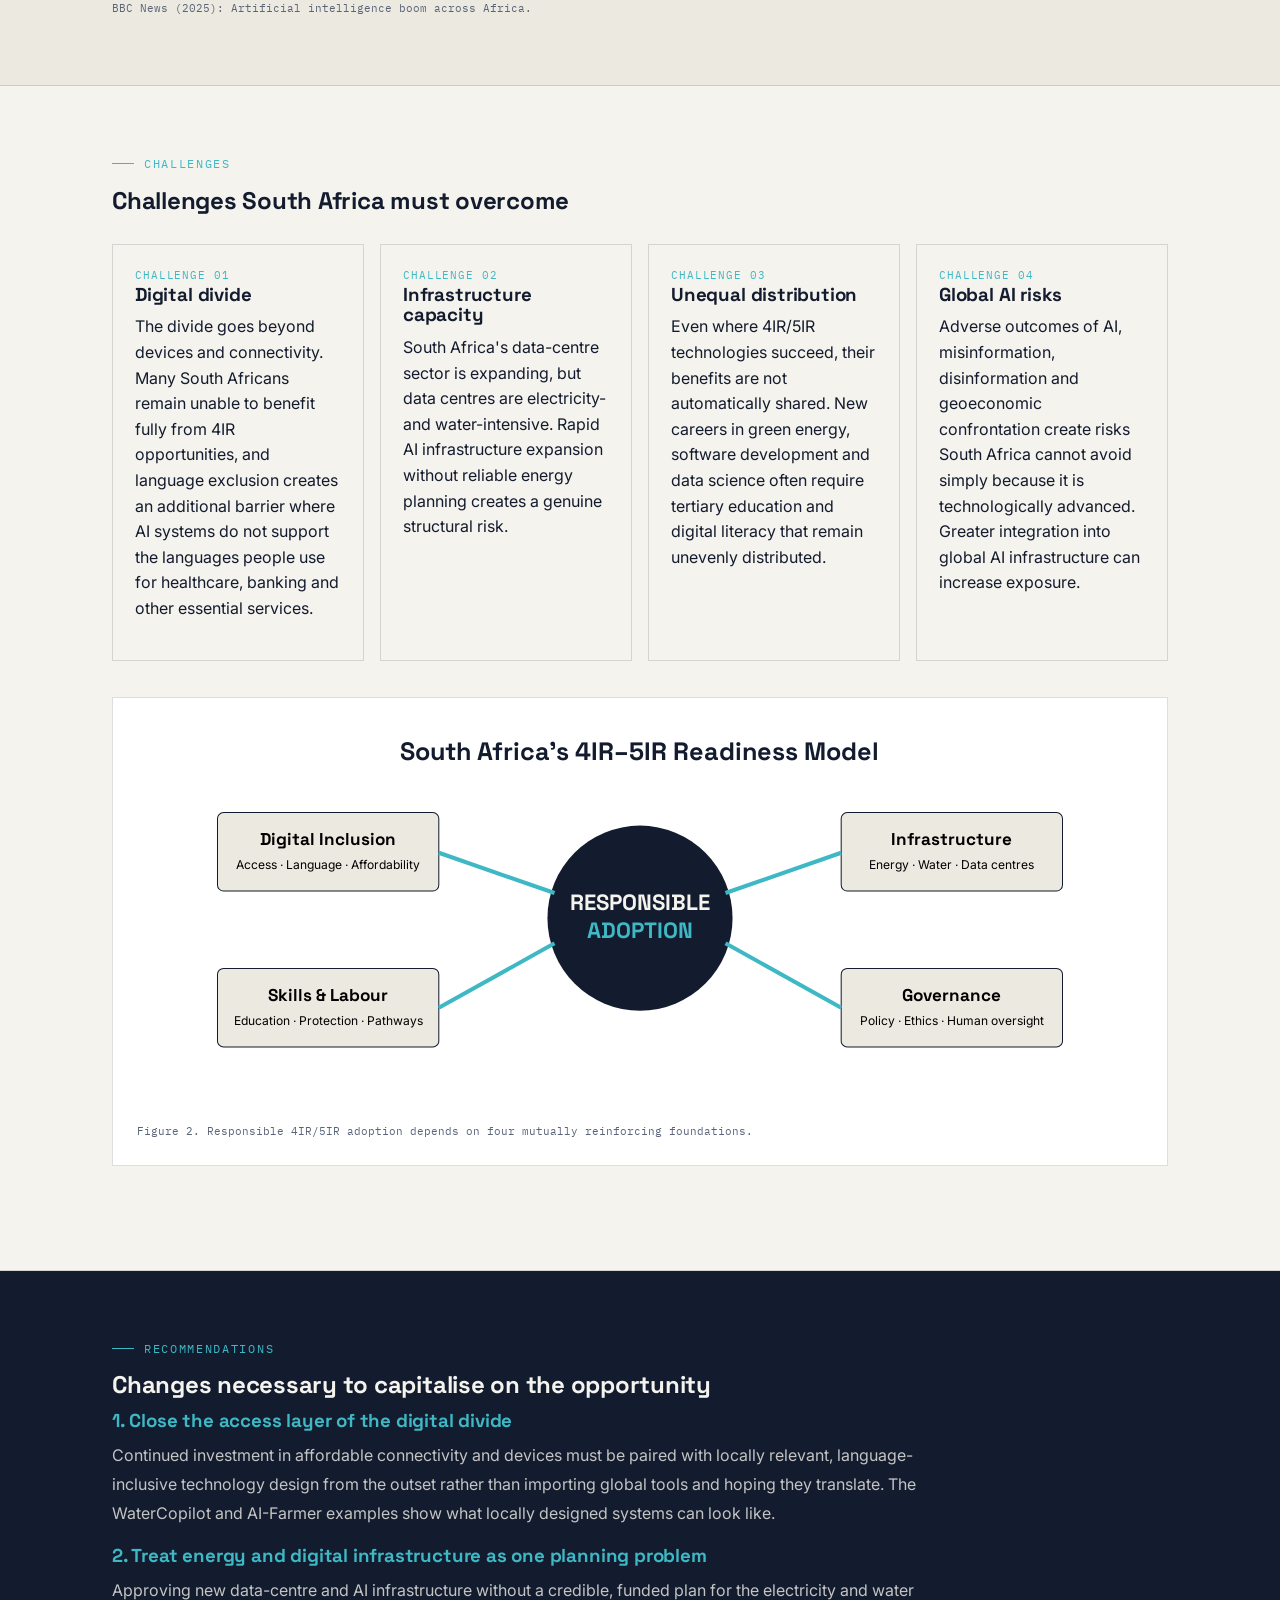
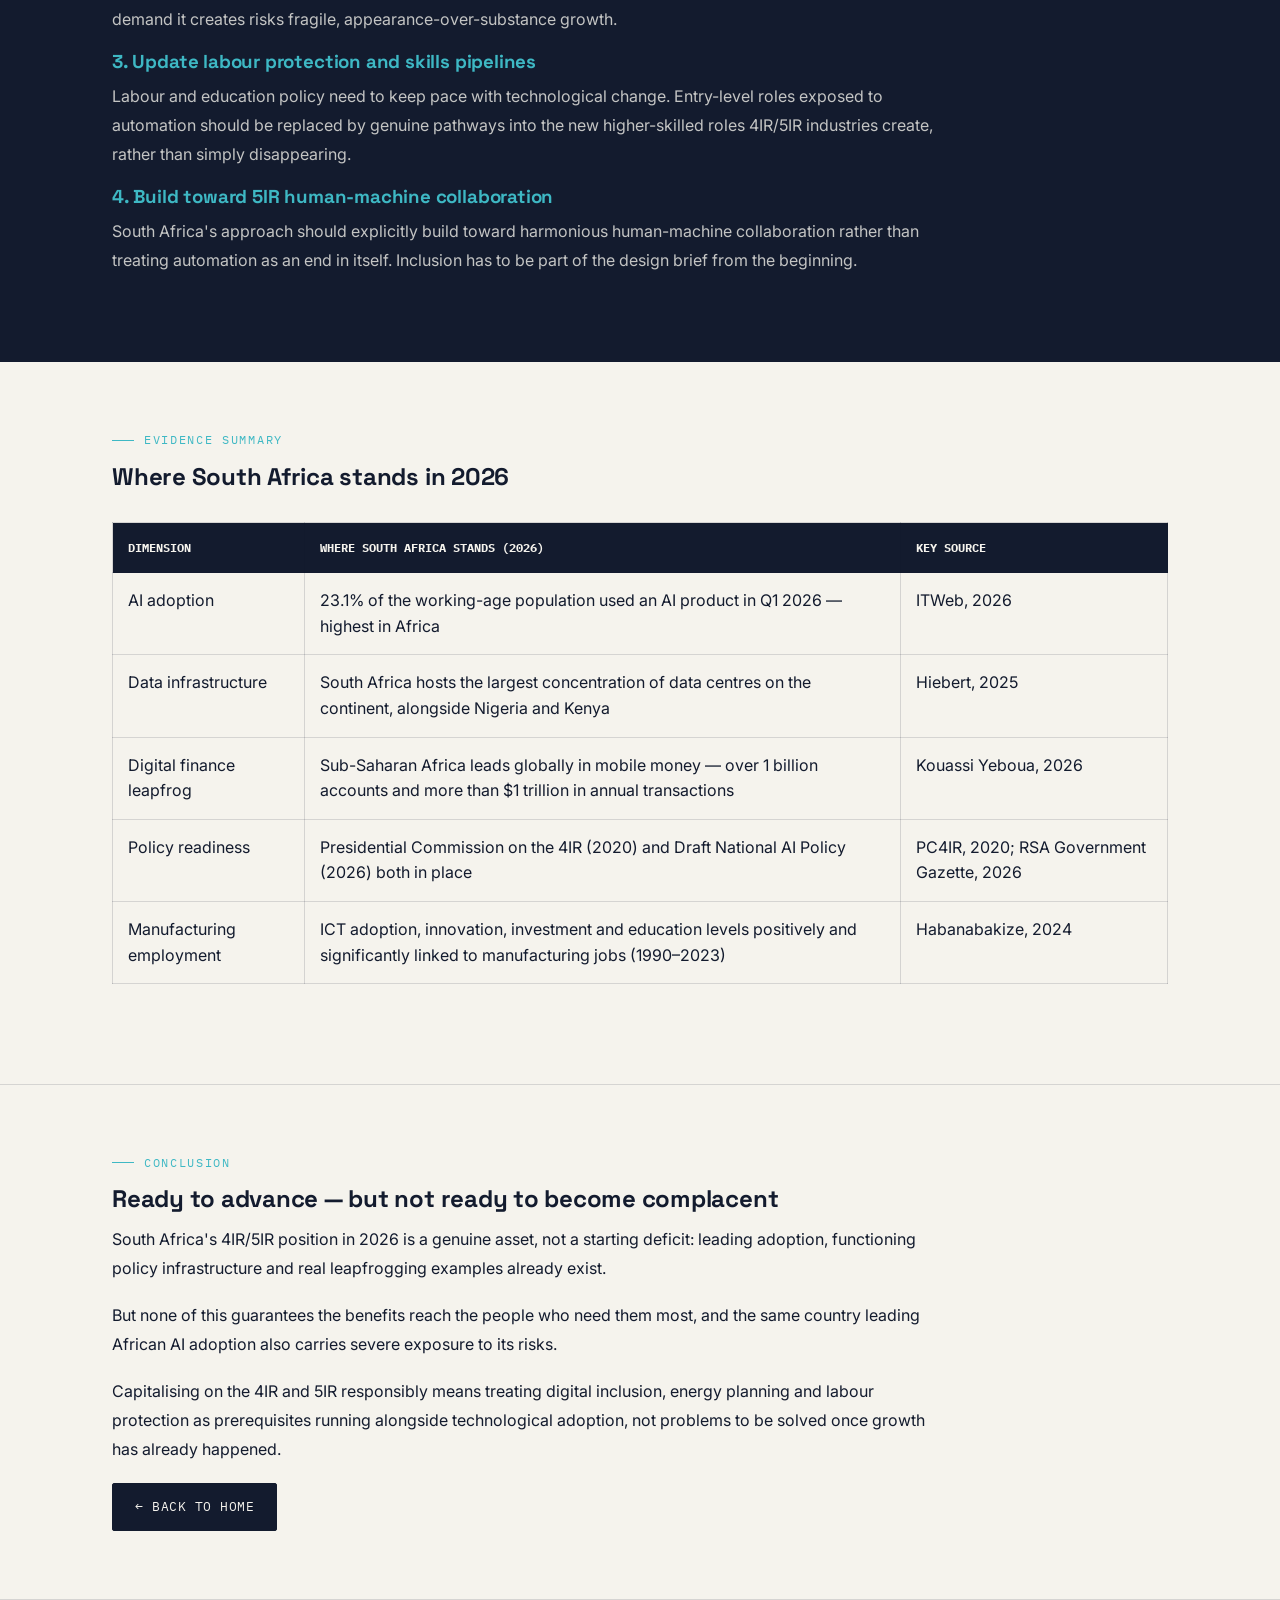
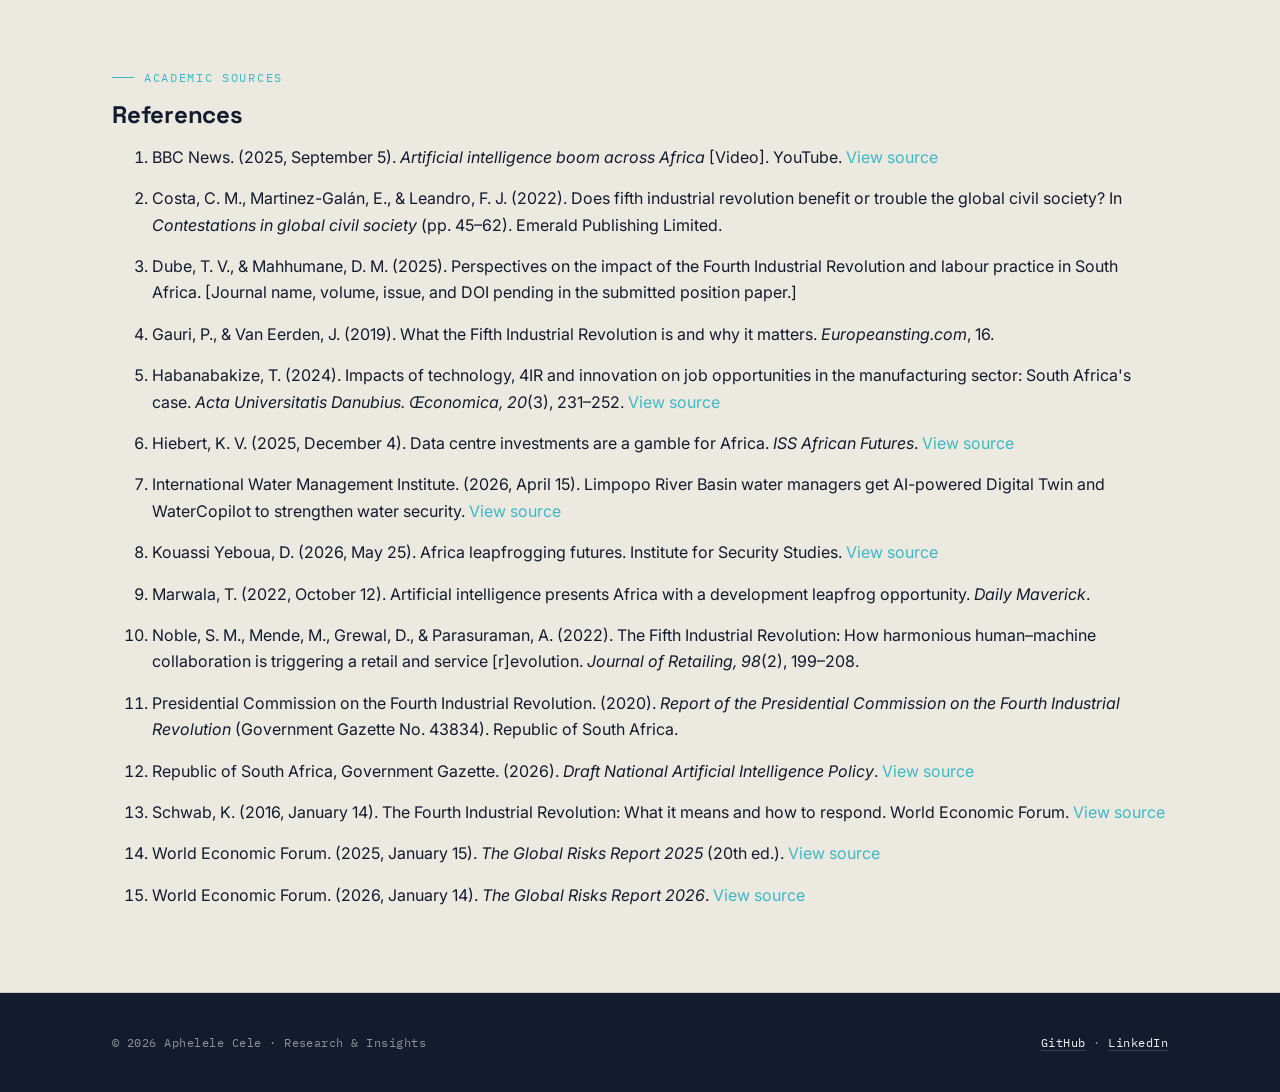
<file: 4IR-5IR-Evolution.html>
<!DOCTYPE html>
<html lang="en">
<head>
  <meta charset="UTF-8" />
  <meta name="viewport" content="width=device-width, initial-scale=1.0" />
  <title>4IR–5IR Evolution: Is South Africa Ready? | Aphelele Cele</title>
  <meta name="description" content="A critical position paper examining whether South Africa is ready to capitalise on the Fourth and Fifth Industrial Revolutions." />
  <meta name="robots" content="index, follow" />
  <link rel="preconnect" href="https://fonts.googleapis.com">
  <link href="https://fonts.googleapis.com/css2?family=Space+Grotesk:wght@500;600;700&family=Inter:wght@400;500;600&family=IBM+Plex+Mono:wght@400;500;600&display=swap" rel="stylesheet">
  <link rel="stylesheet" href="css/style.css">
  <style>
    .evo-hero{background:var(--ink);color:var(--paper);padding:88px 0 72px}.evo-hero h1{color:var(--paper);font-size:clamp(2.5rem,6vw,4.8rem);max-width:980px}.evo-hero .lede{color:rgba(245,243,237,.76);max-width:780px}.meta-row{display:flex;flex-wrap:wrap;gap:10px;margin-top:28px}.meta-pill{border:1px solid rgba(255,255,255,.22);padding:8px 12px;font-family:var(--mono);font-size:11px}.article-section{padding:68px 0;border-bottom:1px solid var(--line)}.article-content{max-width:840px}.article-content p{line-height:1.82;margin-bottom:18px}.position-box,.counter-box{padding:28px;margin:28px 0;border-left:4px solid var(--cyan);background:rgba(62,184,196,.07)}.counter-box{border-left-color:var(--amber);background:rgba(232,163,61,.08)}.stat-grid-evo,.challenge-grid{display:grid;grid-template-columns:repeat(auto-fit,minmax(210px,1fr));gap:16px;margin:30px 0}.research-stat,.challenge-card{border:1px solid var(--line);padding:22px;background:var(--paper)}.research-stat .number{font-family:var(--display);font-size:2rem;font-weight:700}.research-stat .label{color:var(--slate);font-size:.88rem}.challenge-card .num{font-family:var(--mono);color:var(--cyan);font-size:11px;text-transform:uppercase;letter-spacing:.08em}.diagram{border:1px solid var(--line);background:#fff;padding:24px;margin:36px 0;overflow-x:auto}.diagram svg{min-width:760px;width:100%;height:auto}.diagram-caption,.video-caption{font-family:var(--mono);font-size:11px;color:var(--slate);margin-top:12px}.video-wrap{position:relative;width:100%;padding-top:56.25%;background:#000;margin:28px 0 10px}.video-wrap iframe{position:absolute;inset:0;width:100%;height:100%;border:0}.table-wrap{overflow-x:auto;margin:32px 0}.research-table{width:100%;border-collapse:collapse;min-width:720px}.research-table th,.research-table td{padding:15px;border:1px solid var(--line);text-align:left;vertical-align:top}.research-table th{background:var(--ink);color:var(--paper);font-family:var(--mono);font-size:12px;text-transform:uppercase}.references{background:var(--paper-dim)}.references li{margin-bottom:15px;line-height:1.65}.references a{color:var(--cyan);word-break:break-word}.callout{border:1px solid var(--line);padding:24px;margin:26px 0;background:var(--paper-dim)}
  </style>
</head>
<body>
  <header class="site-header">
    <nav class="nav">
      <a href="index.html" class="logo">Aphelele Cele<span>/Social Space</span></a>
      <button class="nav-toggle" aria-label="Toggle navigation"><span></span><span></span><span></span></button>
      <ul class="nav-links">
        <li><a href="index.html">About</a></li>
        <li><a href="portfolio.html">Portfolio</a></li>
        <li><a href="interests.html">Interests</a></li>
        <li><a href="it-trends-2026-synthesis.html">Trends 2026</a></li>
        <li><a href="it-trends-risk-analysis.html">Risk Analysis</a></li>
        <li><a href="Blog%204IR-5IR.html">4IR→5IR</a></li>
        <li><a href="4IR-5IR-Evolution.html" class="active">SA Evolution</a></li>
        <li><a href="4IR-5IR-Article.html">4IR-5IR Article</a></li>
        <li><a href="contact.html">Contact</a></li>
      </ul>
    </nav>
  </header>

  <main>
    <section class="evo-hero">
      <div class="wrap">
        <div class="eyebrow">Position Paper · South Africa · 2026</div>
        <h1>Is South Africa Ready to Capitalise on the 4IR and 5IR?</h1>
        <p class="lede">South Africa is well-positioned to benefit from the Fourth and Fifth Industrial Revolutions, but that position remains brittle unless technological adoption is matched by digital inclusion, reliable infrastructure, skills development and human-centred design.</p>
        <div class="meta-row"><span class="meta-pill">Aphelele Cele</span><span class="meta-pill">ISTN731</span><span class="meta-pill">Honours in Information Systems &amp; Technology</span><span class="meta-pill">University of KwaZulu-Natal</span><span class="meta-pill">2026</span></div>
      </div>
    </section>

    <section class="article-section"><div class="wrap"><div class="article-content">
      <div class="eyebrow">Position</div><h2>Opportunity exists — but readiness remains fragile</h2>
      <div class="position-box">
        <p>Given, now that South Africa leads the continent in AI adoption, hosts most of Africa's data infrastructure, and has a national commission and a draft AI strategy to address the transition, it is well-positioned to benefit from the Fourth and Fifth Industrial Revolutions (Hiebert, 2025).</p>
        <p>But rather than being secure, that stance is brittle. South Africa runs the risk of creating the exact “house of cards” that the World Economic Forum warned about, a nation that appears technologically advanced on the outside but whose institutional and infrastructural underpinnings are still unable to support it, if intentional, concurrent investments are not made in digital access, energy reliability, skills, and inclusive design (World Economic Forum, 2016).</p>
        <p>My position is therefore that the 4IR and 5IR are worth pursuing, but only alongside, not after, the structural work needed to make their benefits broadly reachable.</p>
      </div>
    </div></div></section>

    <section class="article-section" style="background:var(--paper-dim)"><div class="wrap"><div class="article-content">
      <div class="eyebrow">Counterargument</div><h2>Could accelerated adoption deepen inequality?</h2>
      <div class="counter-box">
        <p>The strongest opposing view is that the 4IR/5IR narrative overstates South Africa's readiness, and that pursuing it now risks deepening, not closing, existing inequality.</p>
        <p>Dube and Mahhumane (2025) argue that while 4IR technologies are intended to improve workplace practices, many South Africans remain disadvantaged by the digital divide and cannot fully benefit from the opportunities 4IR presents, while labour-rights frameworks have not kept pace with what these technologies now do.</p>
        <p>Costa et al. (2022) extend this critique globally by questioning whether the 5IR's promise of harmonious human-machine collaboration is realistically available to civil society at large, or whether it mainly describes economies and firms already wealthy enough to invest in both the technology and the human-centred design layered on top of it.</p>
      </div>
      <p>On this view, South Africa's leading AI-adoption rate is not automatically proof of readiness. It may simply mean the country is furthest ahead in adopting technologies whose costs and benefits are unevenly distributed. The data-centre boom's electricity and water demands are one example of a cost concentrated locally while much of the commercial benefit may accrue elsewhere.</p>
      <p>This objection is serious, and it is largely correct as a description of the risk. Where I disagree is with the implied conclusion that South Africa should therefore slow or avoid 4IR/5IR adoption. The mobile-money and WaterCopilot examples show that leapfrogging can genuinely reach underserved populations when it is designed around their specific constraints rather than imported wholesale.</p>
      <p>The problem identified by the counterargument is real, but it is also a design and policy failure, not an inherent property of the technology. This is why my position is conditional rather than unconditional: the same evidence supporting the sceptical view also points to what has to change for the optimistic case to hold.</p>
    </div></div></section>

    <section class="article-section"><div class="wrap"><div class="article-content">
      <div class="eyebrow">South Africa's Current Position</div><h2>South Africa is not approaching 4IR and 5IR from a standing start</h2>
      <p>ITWeb (2026) reports that 23.1% of the country's working-age population used an AI product in the first quarter of 2026, the strongest adoption rate on the continent. This sits alongside real policy infrastructure: the Presidential Commission on the Fourth Industrial Revolution, established in 2019 and gazetted in 2020, set out recommendations spanning AI institutions, advanced manufacturing and digital infrastructure, with an explicit goal of a globally competitive, inclusive and shared economy. South Africa's Draft National AI Policy, published for comment in April 2026, extends this into AI-specific governance.</p>
      <div class="stat-grid-evo"><div class="research-stat"><div class="number">23.1%</div><div class="label">Working-age population using an AI product in Q1 2026</div></div><div class="research-stat"><div class="number">#1</div><div class="label">AI adoption position in Africa</div></div><div class="research-stat"><div class="number">1B+</div><div class="label">Mobile-money accounts in Sub-Saharan Africa</div></div><div class="research-stat"><div class="number">$1T+</div><div class="label">Annual mobile-money transactions</div></div></div>
      <h3>Leapfrogging as an opportunity</h3>
      <p>The clearest opportunity is leapfrogging: skipping infrastructure stages other economies had to build sequentially. Sub-Saharan Africa already leads the world in mobile money adoption, with more than a billion accounts and over a trillion US dollars in annual transactions moving entirely outside traditional banking (Kouassi Yeboua, 2026).</p>
      <p>The Limpopo Digital Twin and its WaterCopilot AI assistant show what applied leapfrogging looks like in practice. Water managers across South Africa, Botswana, Mozambique and Zimbabwe can query complex hydrological data in plain language without needing specialist technical skills (International Water Management Institute, 2026).</p>
      <p>Manufacturing data also reinforces the case for cautious optimism: Habanabakize (2024) found ICT adoption, innovation, investment and education levels significantly and positively associated with employment in South African manufacturing over the period 1990–2023.</p>
    </div>
    <div class="diagram">
      <svg viewBox="0 0 1000 430" xmlns="http://www.w3.org/2000/svg" role="img" aria-label="4IR to 5IR evolution diagram"><defs><marker id="arrow" markerWidth="12" markerHeight="12" refX="10" refY="6" orient="auto"><path d="M0,0 L12,6 L0,12 z" fill="#3EB8C4"/></marker></defs><text x="500" y="42" text-anchor="middle" font-family="Space Grotesk" font-size="26" font-weight="700" fill="#131B2E">From Technology-Centred 4IR to Human-Centred 5IR</text><rect x="55" y="105" width="260" height="220" rx="4" fill="#131B2E"/><text x="185" y="150" text-anchor="middle" font-family="Space Grotesk" font-size="28" font-weight="700" fill="#F5F3ED">4IR</text><text x="185" y="185" text-anchor="middle" font-family="Inter" font-size="14" fill="#3EB8C4">DIGITAL TRANSFORMATION</text><text x="185" y="225" text-anchor="middle" font-family="Inter" font-size="14" fill="#F5F3ED">AI · IoT · Robotics</text><text x="185" y="255" text-anchor="middle" font-family="Inter" font-size="14" fill="#F5F3ED">Cloud · Big Data</text><text x="185" y="285" text-anchor="middle" font-family="Inter" font-size="14" fill="#F5F3ED">Automation</text><line x1="340" y1="215" x2="455" y2="215" stroke="#3EB8C4" stroke-width="5" marker-end="url(#arrow)"/><rect x="490" y="105" width="260" height="220" rx="4" fill="#3EB8C4"/><text x="620" y="150" text-anchor="middle" font-family="Space Grotesk" font-size="28" font-weight="700" fill="#131B2E">5IR</text><text x="620" y="185" text-anchor="middle" font-family="Inter" font-size="14" fill="#131B2E">HUMAN + TECHNOLOGY</text><text x="620" y="225" text-anchor="middle" font-family="Inter" font-size="14" fill="#131B2E">Collaboration</text><text x="620" y="255" text-anchor="middle" font-family="Inter" font-size="14" fill="#131B2E">Sustainability</text><text x="620" y="285" text-anchor="middle" font-family="Inter" font-size="14" fill="#131B2E">Human well-being</text><line x1="775" y1="215" x2="835" y2="215" stroke="#3EB8C4" stroke-width="5" marker-end="url(#arrow)"/><rect x="855" y="135" width="115" height="160" rx="4" fill="#ECE9E0" stroke="#131B2E"/><text x="912" y="178" text-anchor="middle" font-family="Space Grotesk" font-size="18" font-weight="700" fill="#131B2E">SOUTH</text><text x="912" y="202" text-anchor="middle" font-family="Space Grotesk" font-size="18" font-weight="700" fill="#131B2E">AFRICA</text><text x="912" y="238" text-anchor="middle" font-family="Inter" font-size="12" fill="#5A6478">Inclusion</text><text x="912" y="260" text-anchor="middle" font-family="Inter" font-size="12" fill="#5A6478">Skills</text><text x="912" y="282" text-anchor="middle" font-family="Inter" font-size="12" fill="#5A6478">Infrastructure</text></svg>
      <div class="diagram-caption">Figure 1. Conceptual transition from technology-centred 4IR automation towards 5IR human-machine collaboration.</div>
    </div>
    </div></section>

    <section class="article-section" style="background:var(--paper-dim)"><div class="wrap"><div class="article-content">
      <div class="eyebrow">Video</div><h2>AI adoption across Africa</h2>
      <p>This BBC News video, cited in the position paper, provides additional context on the growth of artificial intelligence across Africa.</p>
      <div class="video-wrap"><iframe src="https://www.youtube.com/embed/B36gIyIqyTE" title="BBC News — Artificial intelligence boom across Africa" loading="lazy" allow="accelerometer; autoplay; clipboard-write; encrypted-media; gyroscope; picture-in-picture" allowfullscreen></iframe></div>
      <div class="video-caption">BBC News (2025): Artificial intelligence boom across Africa.</div>
    </div></div></section>

    <section class="article-section"><div class="wrap">
      <div class="eyebrow">Challenges</div><h2>Challenges South Africa must overcome</h2>
      <div class="challenge-grid">
        <div class="challenge-card"><div class="num">Challenge 01</div><h3>Digital divide</h3><p>The divide goes beyond devices and connectivity. Many South Africans remain unable to benefit fully from 4IR opportunities, and language exclusion creates an additional barrier where AI systems do not support the languages people use for healthcare, banking and other essential services.</p></div>
        <div class="challenge-card"><div class="num">Challenge 02</div><h3>Infrastructure capacity</h3><p>South Africa's data-centre sector is expanding, but data centres are electricity- and water-intensive. Rapid AI infrastructure expansion without reliable energy planning creates a genuine structural risk.</p></div>
        <div class="challenge-card"><div class="num">Challenge 03</div><h3>Unequal distribution</h3><p>Even where 4IR/5IR technologies succeed, their benefits are not automatically shared. New careers in green energy, software development and data science often require tertiary education and digital literacy that remain unevenly distributed.</p></div>
        <div class="challenge-card"><div class="num">Challenge 04</div><h3>Global AI risks</h3><p>Adverse outcomes of AI, misinformation, disinformation and geoeconomic confrontation create risks South Africa cannot avoid simply because it is technologically advanced. Greater integration into global AI infrastructure can increase exposure.</p></div>
      </div>
      <div class="diagram">
        <svg viewBox="0 0 1000 380" xmlns="http://www.w3.org/2000/svg" role="img" aria-label="South Africa 4IR 5IR readiness model"><text x="500" y="38" text-anchor="middle" font-family="Space Grotesk" font-size="25" font-weight="700" fill="#131B2E">South Africa's 4IR–5IR Readiness Model</text><circle cx="500" cy="195" r="92" fill="#131B2E"/><text x="500" y="187" text-anchor="middle" font-family="Space Grotesk" font-size="22" font-weight="700" fill="#F5F3ED">RESPONSIBLE</text><text x="500" y="215" text-anchor="middle" font-family="Space Grotesk" font-size="22" font-weight="700" fill="#3EB8C4">ADOPTION</text><rect x="80" y="90" width="220" height="78" rx="6" fill="#ECE9E0" stroke="#131B2E"/><text x="190" y="122" text-anchor="middle" font-family="Space Grotesk" font-size="17" font-weight="700">Digital Inclusion</text><text x="190" y="146" text-anchor="middle" font-family="Inter" font-size="12">Access · Language · Affordability</text><rect x="700" y="90" width="220" height="78" rx="6" fill="#ECE9E0" stroke="#131B2E"/><text x="810" y="122" text-anchor="middle" font-family="Space Grotesk" font-size="17" font-weight="700">Infrastructure</text><text x="810" y="146" text-anchor="middle" font-family="Inter" font-size="12">Energy · Water · Data centres</text><rect x="80" y="245" width="220" height="78" rx="6" fill="#ECE9E0" stroke="#131B2E"/><text x="190" y="277" text-anchor="middle" font-family="Space Grotesk" font-size="17" font-weight="700">Skills &amp; Labour</text><text x="190" y="301" text-anchor="middle" font-family="Inter" font-size="12">Education · Protection · Pathways</text><rect x="700" y="245" width="220" height="78" rx="6" fill="#ECE9E0" stroke="#131B2E"/><text x="810" y="277" text-anchor="middle" font-family="Space Grotesk" font-size="17" font-weight="700">Governance</text><text x="810" y="301" text-anchor="middle" font-family="Inter" font-size="12">Policy · Ethics · Human oversight</text><line x1="300" y1="130" x2="415" y2="170" stroke="#3EB8C4" stroke-width="4"/><line x1="700" y1="130" x2="585" y2="170" stroke="#3EB8C4" stroke-width="4"/><line x1="300" y1="284" x2="415" y2="220" stroke="#3EB8C4" stroke-width="4"/><line x1="700" y1="284" x2="585" y2="220" stroke="#3EB8C4" stroke-width="4"/></svg>
        <div class="diagram-caption">Figure 2. Responsible 4IR/5IR adoption depends on four mutually reinforcing foundations.</div>
      </div>
    </div></section>

    <section class="article-section" style="background:var(--ink);color:var(--paper)"><div class="wrap"><div class="article-content">
      <div class="eyebrow" style="color:var(--cyan)">Recommendations</div><h2 style="color:var(--paper)">Changes necessary to capitalise on the opportunity</h2>
      <h3 style="color:var(--cyan)">1. Close the access layer of the digital divide</h3><p style="color:rgba(245,243,237,.78)">Continued investment in affordable connectivity and devices must be paired with locally relevant, language-inclusive technology design from the outset rather than importing global tools and hoping they translate. The WaterCopilot and AI-Farmer examples show what locally designed systems can look like.</p>
      <h3 style="color:var(--cyan)">2. Treat energy and digital infrastructure as one planning problem</h3><p style="color:rgba(245,243,237,.78)">Approving new data-centre and AI infrastructure without a credible, funded plan for the electricity and water demand it creates risks fragile, appearance-over-substance growth.</p>
      <h3 style="color:var(--cyan)">3. Update labour protection and skills pipelines</h3><p style="color:rgba(245,243,237,.78)">Labour and education policy need to keep pace with technological change. Entry-level roles exposed to automation should be replaced by genuine pathways into the new higher-skilled roles 4IR/5IR industries create, rather than simply disappearing.</p>
      <h3 style="color:var(--cyan)">4. Build toward 5IR human-machine collaboration</h3><p style="color:rgba(245,243,237,.78)">South Africa's approach should explicitly build toward harmonious human-machine collaboration rather than treating automation as an end in itself. Inclusion has to be part of the design brief from the beginning.</p>
    </div></div></section>

    <section class="article-section"><div class="wrap"><div class="eyebrow">Evidence Summary</div><h2>Where South Africa stands in 2026</h2><div class="table-wrap"><table class="research-table"><thead><tr><th>Dimension</th><th>Where South Africa stands (2026)</th><th>Key source</th></tr></thead><tbody><tr><td>AI adoption</td><td>23.1% of the working-age population used an AI product in Q1 2026 — highest in Africa</td><td>ITWeb, 2026</td></tr><tr><td>Data infrastructure</td><td>South Africa hosts the largest concentration of data centres on the continent, alongside Nigeria and Kenya</td><td>Hiebert, 2025</td></tr><tr><td>Digital finance leapfrog</td><td>Sub-Saharan Africa leads globally in mobile money — over 1 billion accounts and more than $1 trillion in annual transactions</td><td>Kouassi Yeboua, 2026</td></tr><tr><td>Policy readiness</td><td>Presidential Commission on the 4IR (2020) and Draft National AI Policy (2026) both in place</td><td>PC4IR, 2020; RSA Government Gazette, 2026</td></tr><tr><td>Manufacturing employment</td><td>ICT adoption, innovation, investment and education levels positively and significantly linked to manufacturing jobs (1990–2023)</td><td>Habanabakize, 2024</td></tr></tbody></table></div></div></section>

    <section class="article-section"><div class="wrap"><div class="article-content"><div class="eyebrow">Conclusion</div><h2>Ready to advance — but not ready to become complacent</h2><p>South Africa's 4IR/5IR position in 2026 is a genuine asset, not a starting deficit: leading adoption, functioning policy infrastructure and real leapfrogging examples already exist.</p><p>But none of this guarantees the benefits reach the people who need them most, and the same country leading African AI adoption also carries severe exposure to its risks.</p><p>Capitalising on the 4IR and 5IR responsibly means treating digital inclusion, energy planning and labour protection as prerequisites running alongside technological adoption, not problems to be solved once growth has already happened.</p><a href="index.html" class="btn btn-primary">← Back to Home</a></div></div></section>

    <section class="article-section references" id="references"><div class="wrap"><div class="eyebrow">Academic Sources</div><h2>References</h2><ol>
      <li>BBC News. (2025, September 5). <em>Artificial intelligence boom across Africa</em> [Video]. YouTube. <a href="https://www.youtube.com/watch?v=B36gIyIqyTE" target="_blank" rel="noopener">View source</a></li>
      <li>Costa, C. M., Martinez-Galán, E., &amp; Leandro, F. J. (2022). Does fifth industrial revolution benefit or trouble the global civil society? In <em>Contestations in global civil society</em> (pp. 45–62). Emerald Publishing Limited.</li>
      <li>Dube, T. V., &amp; Mahhumane, D. M. (2025). Perspectives on the impact of the Fourth Industrial Revolution and labour practice in South Africa. [Journal name, volume, issue, and DOI pending in the submitted position paper.]</li>
      <li>Gauri, P., &amp; Van Eerden, J. (2019). What the Fifth Industrial Revolution is and why it matters. <em>Europeansting.com</em>, 16.</li>
      <li>Habanabakize, T. (2024). Impacts of technology, 4IR and innovation on job opportunities in the manufacturing sector: South Africa's case. <em>Acta Universitatis Danubius. Œconomica, 20</em>(3), 231–252. <a href="https://dj.univ-danubius.ro/index.php/AUDOE/article/view/2835" target="_blank" rel="noopener">View source</a></li>
      <li>Hiebert, K. V. (2025, December 4). Data centre investments are a gamble for Africa. <em>ISS African Futures</em>. <a href="https://futures.issafrica.org/blog/2025/Data-centre-investments-are-a-gamble-for-Africa" target="_blank" rel="noopener">View source</a></li>
      <li>International Water Management Institute. (2026, April 15). Limpopo River Basin water managers get AI-powered Digital Twin and WaterCopilot to strengthen water security. <a href="https://www.iwmi.org/news/limpopo-river-basin-water-managers-get-ai-powered-digital-twin-and-watercopilot-to-strengthen-water-security/" target="_blank" rel="noopener">View source</a></li>
      <li>Kouassi Yeboua, D. (2026, May 25). Africa leapfrogging futures. Institute for Security Studies. <a href="https://futures.issafrica.org/thematic/09-leapfrog/" target="_blank" rel="noopener">View source</a></li>
      <li>Marwala, T. (2022, October 12). Artificial intelligence presents Africa with a development leapfrog opportunity. <em>Daily Maverick</em>.</li>
      <li>Noble, S. M., Mende, M., Grewal, D., &amp; Parasuraman, A. (2022). The Fifth Industrial Revolution: How harmonious human–machine collaboration is triggering a retail and service [r]evolution. <em>Journal of Retailing, 98</em>(2), 199–208.</li>
      <li>Presidential Commission on the Fourth Industrial Revolution. (2020). <em>Report of the Presidential Commission on the Fourth Industrial Revolution</em> (Government Gazette No. 43834). Republic of South Africa.</li>
      <li>Republic of South Africa, Government Gazette. (2026). <em>Draft National Artificial Intelligence Policy</em>. <a href="https://www.gov.za/sites/default/files/gcis_document/202604/54477gen3880.pdf" target="_blank" rel="noopener">View source</a></li>
      <li>Schwab, K. (2016, January 14). The Fourth Industrial Revolution: What it means and how to respond. World Economic Forum. <a href="https://www.weforum.org/stories/2016/01/the-fourth-industrial-revolution-what-it-means-and-how-to-respond/" target="_blank" rel="noopener">View source</a></li>
      <li>World Economic Forum. (2025, January 15). <em>The Global Risks Report 2025</em> (20th ed.). <a href="https://www.weforum.org/publications/global-risks-report-2025/" target="_blank" rel="noopener">View source</a></li>
      <li>World Economic Forum. (2026, January 14). <em>The Global Risks Report 2026</em>. <a href="https://www.weforum.org/publications/global-risks-report-2026/" target="_blank" rel="noopener">View source</a></li>
    </ol></div></section>
  </main>
  <footer class="site-footer"><div class="wrap"><span class="footer-mono">© 2026 Aphelele Cele · Research &amp; Insights</span><span class="footer-mono"><a href="https://github.com/ApheleleCele" target="_blank" rel="noopener">GitHub</a> · <a href="https://www.linkedin.com/in/aphelele-cele-b87a442ba" target="_blank" rel="noopener">LinkedIn</a></span></div></footer>
  <script src="js/script.js"></script>
</body>
</html>
</file>
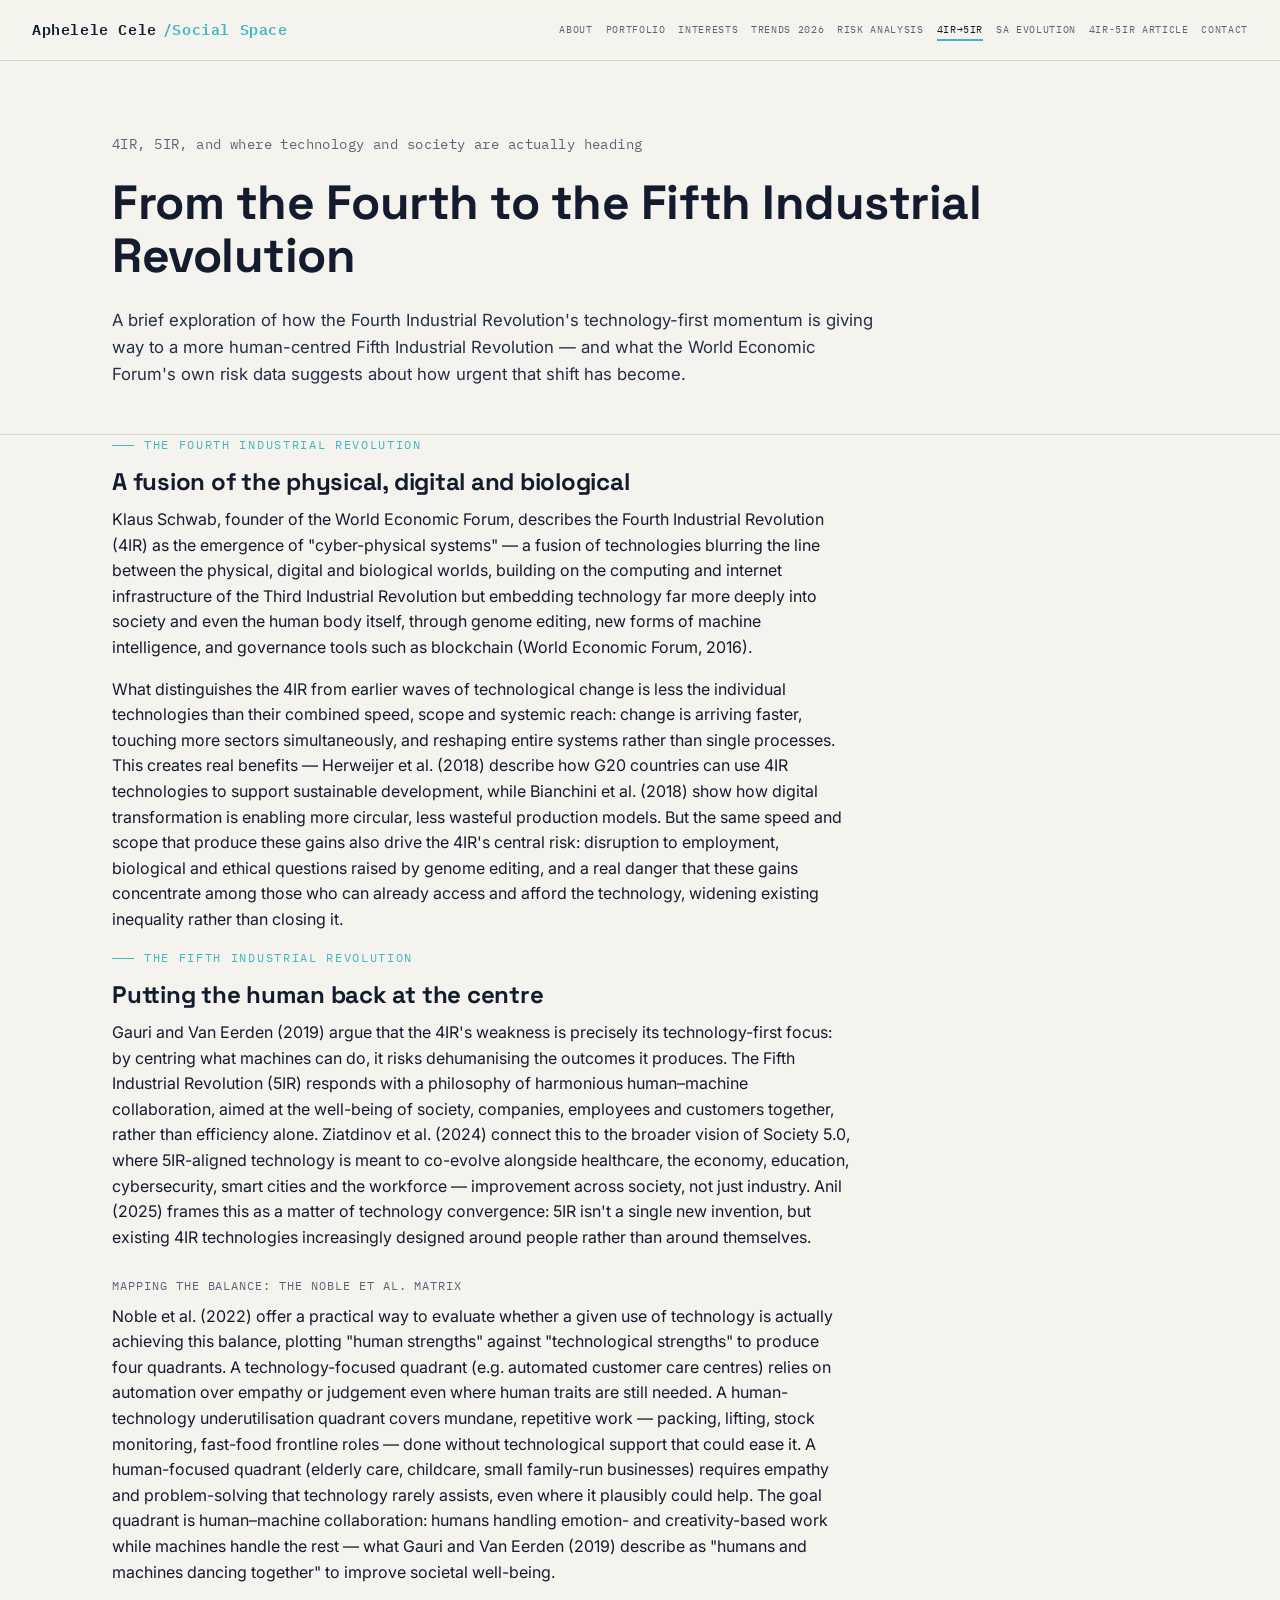
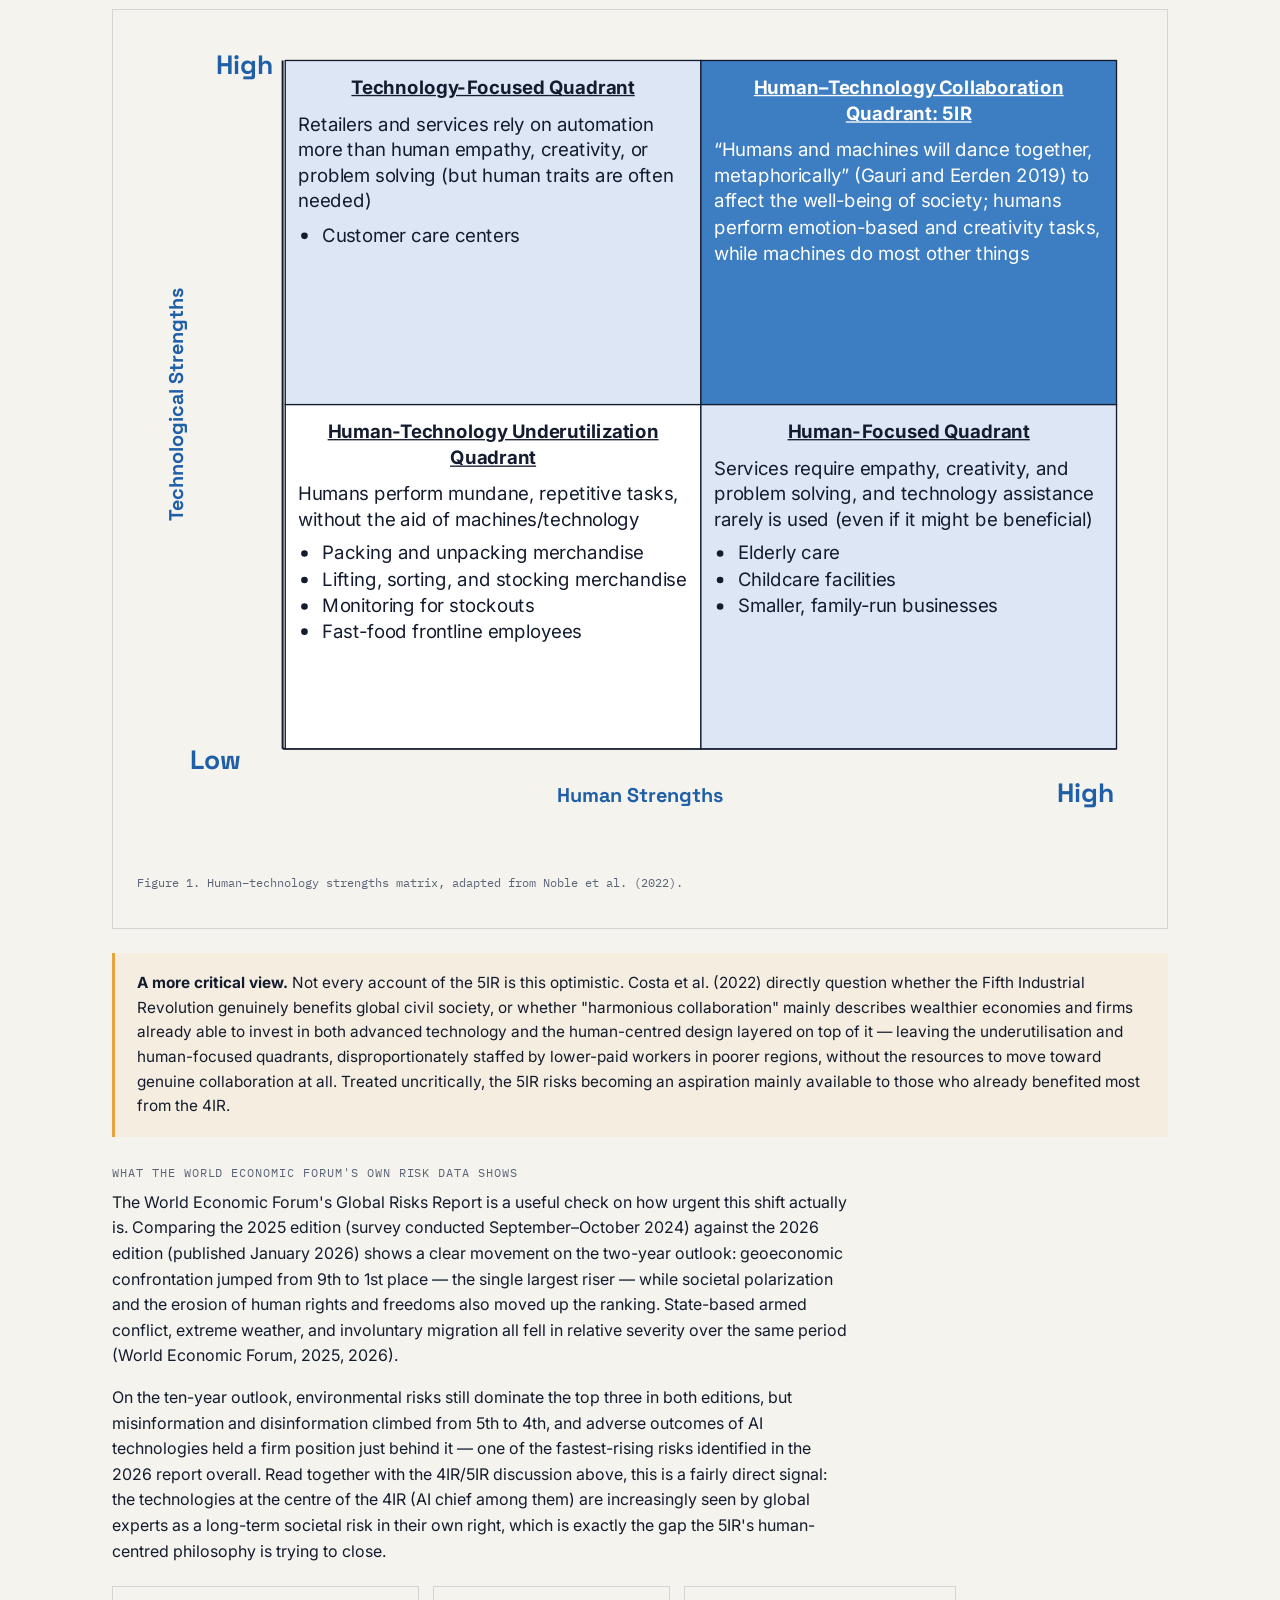
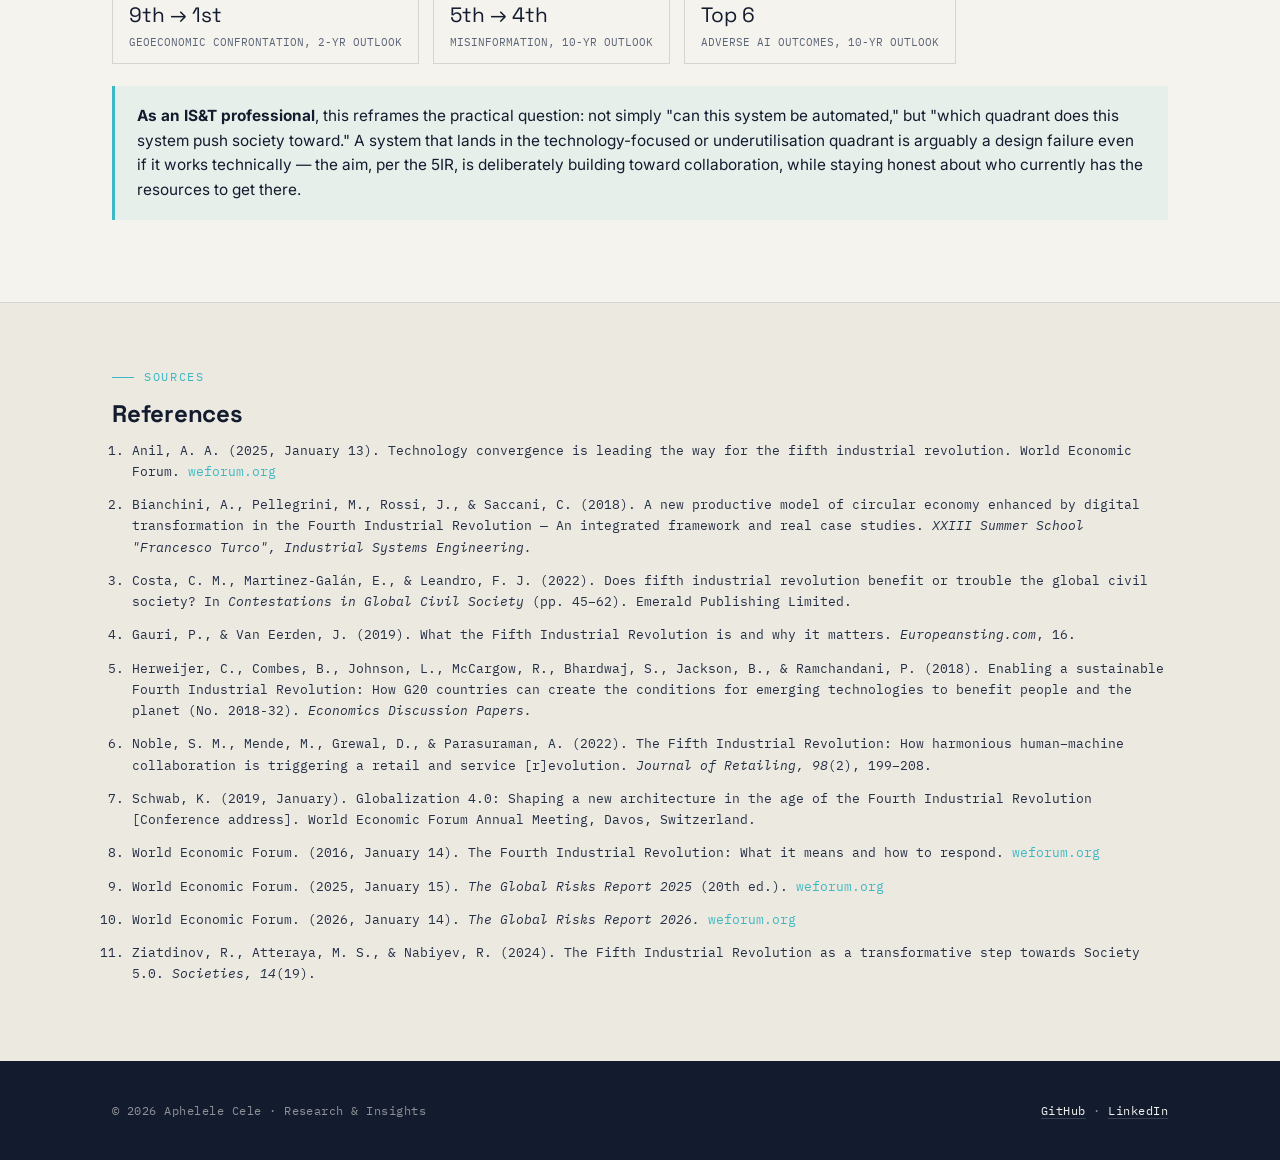
<file: Blog 4IR-5IR.html>
<!DOCTYPE html>
<html lang="en">
<head>
  <meta charset="UTF-8" />
  <meta name="viewport" content="width=device-width, initial-scale=1.0" />
  <title>From the Fourth to the Fifth Industrial Revolution | Aphelele Cele</title>
  <meta name="description" content="4IR and 5IR: characteristics, benefits, challenges, and a critical read of the WEF Global Risks Report." />

  <meta name="robots" content="index, follow" />

  <link rel="preconnect" href="https://fonts.googleapis.com">
  <link href="https://fonts.googleapis.com/css2?family=Space+Grotesk:wght@500;600;700&family=Inter:wght@400;500;600&family=IBM+Plex+Mono:wght@400;500;600&display=swap" rel="stylesheet">
  <link rel="stylesheet" href="css/style.css">

  <style>
    .private-flag{ background: var(--ink); color: var(--paper); font-family: var(--mono); font-size: 12px; letter-spacing: .06em; text-transform: uppercase; text-align: center; padding: 9px 16px; }
    .private-flag a{ color: var(--cyan); text-decoration: underline; }
    .risk-box{ border-left: 3px solid var(--amber); background: rgba(232,163,61,0.08); padding: 18px 22px; margin: 18px 0; font-size: .96rem; }
    .za-box{ border-left: 3px solid var(--cyan); background: rgba(62,184,196,0.08); padding: 18px 22px; margin: 18px 0; font-size: .96rem; }
    .figure-wrap{ border: 1px solid var(--line); background: var(--paper); padding: 24px; margin: 24px 0; overflow-x:auto; }
    .figure-caption{ font-family: var(--mono); font-size: 11.5px; color: var(--slate); margin-top: 12px; }
    .mini-stats{ display:flex; flex-wrap:wrap; gap: 14px; margin: 22px 0; }
    .mini-stat{ border: 1px solid var(--line); padding: 12px 16px; min-width: 170px; background: var(--paper); }
    .mini-stat .num{ font-family: var(--display); font-size: 1.3rem; color: var(--ink); }
    .mini-stat .lbl{ font-family: var(--mono); font-size: 10.5px; color: var(--slate); text-transform: uppercase; margin-top: 2px; }
    .ref-list{ font-family: var(--mono); font-size: 12.5px; color: var(--ink-soft); line-height: 1.7; padding-left: 20px; }
    .ref-list li{ margin-bottom: 12px; }
    .ref-list a{ color: var(--cyan); word-break: break-all; }
    .trend-sub{ font-family: var(--mono); font-size: 12px; text-transform: uppercase; letter-spacing: .08em; color: var(--slate); margin: 26px 0 8px; }
  </style>
</head>
<body>
<header class="site-header">
    <nav class="nav">
      <a href="index.html" class="logo">Aphelele Cele<span>/Social Space</span></a>
      <button class="nav-toggle" aria-label="Toggle navigation">
        <span></span><span></span><span></span>
      </button>
      <ul class="nav-links">
        <li><a href="index.html">About</a></li>
        <li><a href="portfolio.html">Portfolio</a></li>
        <li><a href="interests.html">Interests</a></li>
        <li><a href="it-trends-2026-synthesis.html">Trends 2026</a></li>
        <li><a href="it-trends-risk-analysis.html">Risk Analysis</a></li>
        <li><a href="Blog%204IR-5IR.html" class="active">4IR→5IR</a></li>
        <li><a href="4IR-5IR-Evolution.html">SA Evolution</a></li>
        <li><a href="4IR-5IR-Article.html">4IR-5IR Article</a></li>
        <li><a href="contact.html">Contact</a></li>
      </ul>
    </nav>
  </header>

  <main>

    <section class="hero" style="padding-bottom:30px;">
      <div class="wrap" style="grid-template-columns:1fr; text-align:left;">
        <div>
          <p class="role">4IR, 5IR, and where technology and society are actually heading</p>
          <h1 style="font-size:clamp(2rem,4vw,3rem);">From the Fourth to the Fifth Industrial Revolution</h1>
          <p class="lede" style="max-width:70ch;">
            A brief exploration of how the Fourth Industrial Revolution's technology-first momentum is
            giving way to a more human-centred Fifth Industrial Revolution — and what the World Economic
            Forum's own risk data suggests about how urgent that shift has become.
          </p>
        </div>
      </div>
    </section>

    <section class="section" style="padding-top:0;">
      <div class="wrap">
        <div class="eyebrow">The Fourth Industrial Revolution</div>
        <h2 style="max-width:60ch;">A fusion of the physical, digital and biological</h2>
        <p style="max-width:74ch;">
          Klaus Schwab, founder of the World Economic Forum, describes the Fourth Industrial Revolution
          (4IR) as the emergence of "cyber-physical systems" — a fusion of technologies blurring the line
          between the physical, digital and biological worlds, building on the computing and internet
          infrastructure of the Third Industrial Revolution but embedding technology far more deeply into
          society and even the human body itself, through genome editing, new forms of machine intelligence,
          and governance tools such as blockchain (World Economic Forum, 2016).
        </p>
        <p style="max-width:74ch;">
          What distinguishes the 4IR from earlier waves of technological change is less the individual
          technologies than their combined speed, scope and systemic reach: change is arriving faster,
          touching more sectors simultaneously, and reshaping entire systems rather than single processes.
          This creates real benefits — Herweijer et al. (2018) describe how G20 countries can use 4IR
          technologies to support sustainable development, while Bianchini et al. (2018) show how digital
          transformation is enabling more circular, less wasteful production models. But the same speed and
          scope that produce these gains also drive the 4IR's central risk: disruption to employment,
          biological and ethical questions raised by genome editing, and a real danger that these gains
          concentrate among those who can already access and afford the technology, widening existing
          inequality rather than closing it.
        </p>

        <div class="eyebrow">The Fifth Industrial Revolution</div>
        <h2 style="max-width:60ch;">Putting the human back at the centre</h2>
        <p style="max-width:74ch;">
          Gauri and Van Eerden (2019) argue that the 4IR's weakness is precisely its technology-first focus:
          by centring what machines can do, it risks dehumanising the outcomes it produces. The Fifth
          Industrial Revolution (5IR) responds with a philosophy of harmonious human–machine collaboration,
          aimed at the well-being of society, companies, employees and customers together, rather than
          efficiency alone. Ziatdinov et al. (2024) connect this to the broader vision of Society 5.0, where
          5IR-aligned technology is meant to co-evolve alongside healthcare, the economy, education,
          cybersecurity, smart cities and the workforce — improvement across society, not just industry.
          Anil (2025) frames this as a matter of technology convergence: 5IR isn't a single new invention,
          but existing 4IR technologies increasingly designed around people rather than around themselves.
        </p>

        <div class="trend-sub">Mapping the balance: the Noble et al. matrix</div>
        <p style="max-width:74ch;">
          Noble et al. (2022) offer a practical way to evaluate whether a given use of technology is
          actually achieving this balance, plotting "human strengths" against "technological strengths" to
          produce four quadrants. A technology-focused quadrant (e.g. automated customer care centres) relies
          on automation over empathy or judgement even where human traits are still needed. A
          human-technology underutilisation quadrant covers mundane, repetitive work — packing, lifting,
          stock monitoring, fast-food frontline roles — done without technological support that could ease
          it. A human-focused quadrant (elderly care, childcare, small family-run businesses) requires
          empathy and problem-solving that technology rarely assists, even where it plausibly could help. The
          goal quadrant is human–machine collaboration: humans handling emotion- and creativity-based work
          while machines handle the rest — what Gauri and Van Eerden (2019) describe as "humans and machines
          dancing together" to improve societal well-being.
        </p>

       <div class="figure-wrap">
  <svg viewBox="0 0 760 620" xmlns="http://www.w3.org/2000/svg" role="img" aria-label="Human-technology strengths matrix, adapted from Noble et al. 2022">
    <!-- Axes -->
    <line x1="110" y1="20" x2="110" y2="540" stroke="#131B2E" stroke-width="1.5"/>
    <line x1="110" y1="540" x2="740" y2="540" stroke="#131B2E" stroke-width="1.5"/>
    <text x="60" y="30" font-family="Space Grotesk, sans-serif" font-size="20" font-weight="700" fill="#1F5FA8">High</text>
    <text x="40" y="555" font-family="Space Grotesk, sans-serif" font-size="20" font-weight="700" fill="#1F5FA8">Low</text>
    <text x="695" y="580" font-family="Space Grotesk, sans-serif" font-size="20" font-weight="700" fill="#1F5FA8">High</text>
    <text x="380" y="580" font-family="Space Grotesk, sans-serif" font-size="15" font-weight="700" fill="#1F5FA8" text-anchor="middle">Human Strengths</text>
    <text x="-280" y="35" font-family="Space Grotesk, sans-serif" font-size="15" font-weight="700" fill="#1F5FA8" transform="rotate(-90)" text-anchor="middle">Technological Strengths</text>

    <!-- Quadrant boxes -->
    <!-- Top-left: Technology-Focused -->
    <rect x="112" y="20" width="314" height="260" fill="#DCE6F5" stroke="#131B2E"/>
    <!-- Top-right: 5IR Collaboration -->
    <rect x="426" y="20" width="314" height="260" fill="#3D7DC2" stroke="#131B2E"/>
    <!-- Bottom-left: Underutilization -->
    <rect x="112" y="280" width="314" height="260" fill="#FFFFFF" stroke="#131B2E"/>
    <!-- Bottom-right: Human-Focused -->
    <rect x="426" y="280" width="314" height="260" fill="#DCE6F5" stroke="#131B2E"/>

    <!-- Top-left text -->
    <foreignObject x="122" y="30" width="294" height="240">
      <div xmlns="http://www.w3.org/1999/xhtml" style="font-family: Inter, sans-serif; font-size: 14px; color:#131B2E; line-height:1.4;">
        <div style="text-align:center; font-weight:700; text-decoration:underline; margin-bottom:8px;">Technology-Focused Quadrant</div>
        <div>Retailers and services rely on automation more than human empathy, creativity, or problem solving (but human traits are often needed)</div>
        <ul style="margin:6px 0 0 18px; padding:0;">
          <li>Customer care centers</li>
        </ul>
      </div>
    </foreignObject>

    <!-- Top-right text -->
    <foreignObject x="436" y="30" width="294" height="240">
      <div xmlns="http://www.w3.org/1999/xhtml" style="font-family: Inter, sans-serif; font-size: 14px; color:#FFFFFF; line-height:1.4;">
        <div style="text-align:center; font-weight:700; text-decoration:underline; margin-bottom:8px;">Human–Technology Collaboration Quadrant: 5IR</div>
        <div>&ldquo;Humans and machines will dance together, metaphorically&rdquo; (Gauri and Eerden 2019) to affect the well-being of society; humans perform emotion-based and creativity tasks, while machines do most other things</div>
      </div>
    </foreignObject>

    <!-- Bottom-left text -->
    <foreignObject x="122" y="290" width="294" height="240">
      <div xmlns="http://www.w3.org/1999/xhtml" style="font-family: Inter, sans-serif; font-size: 14px; color:#131B2E; line-height:1.4;">
        <div style="text-align:center; font-weight:700; text-decoration:underline; margin-bottom:8px;">Human-Technology Underutilization Quadrant</div>
        <div>Humans perform mundane, repetitive tasks, without the aid of machines/technology</div>
        <ul style="margin:6px 0 0 18px; padding:0;">
          <li>Packing and unpacking merchandise</li>
          <li>Lifting, sorting, and stocking merchandise</li>
          <li>Monitoring for stockouts</li>
          <li>Fast-food frontline employees</li>
        </ul>
      </div>
    </foreignObject>

    <!-- Bottom-right text -->
    <foreignObject x="436" y="290" width="294" height="240">
      <div xmlns="http://www.w3.org/1999/xhtml" style="font-family: Inter, sans-serif; font-size: 14px; color:#131B2E; line-height:1.4;">
        <div style="text-align:center; font-weight:700; text-decoration:underline; margin-bottom:8px;">Human-Focused Quadrant</div>
        <div>Services require empathy, creativity, and problem solving, and technology assistance rarely is used (even if it might be beneficial)</div>
        <ul style="margin:6px 0 0 18px; padding:0;">
          <li>Elderly care</li>
          <li>Childcare facilities</li>
          <li>Smaller, family-run businesses</li>
        </ul>
      </div>
    </foreignObject>
  </svg>
  <p class="figure-caption">Figure 1. Human–technology strengths matrix, adapted from Noble et al. (2022).</p>
</div>

        <div class="risk-box">
          <strong>A more critical view.</strong> Not every account of the 5IR is this optimistic. Costa et
          al. (2022) directly question whether the Fifth Industrial Revolution genuinely benefits global
          civil society, or whether "harmonious collaboration" mainly describes wealthier economies and
          firms already able to invest in both advanced technology and the human-centred design layered on
          top of it — leaving the underutilisation and human-focused quadrants, disproportionately staffed by
          lower-paid workers in poorer regions, without the resources to move toward genuine collaboration at
          all. Treated uncritically, the 5IR risks becoming an aspiration mainly available to those who
          already benefited most from the 4IR.
        </div>

        <div class="trend-sub">What the World Economic Forum's own risk data shows</div>
        <p style="max-width:74ch;">
          The World Economic Forum's Global Risks Report is a useful check on how urgent this shift actually
          is. Comparing the 2025 edition (survey conducted September–October 2024) against the 2026 edition
          (published January 2026) shows a clear movement on the two-year outlook: geoeconomic confrontation
          jumped from 9th to 1st place — the single largest riser — while societal polarization and the
          erosion of human rights and freedoms also moved up the ranking. State-based armed conflict,
          extreme weather, and involuntary migration all fell in relative severity over the same period
          (World Economic Forum, 2025, 2026).
        </p>
        <p style="max-width:74ch;">
          On the ten-year outlook, environmental risks still dominate the top three in both editions, but
          misinformation and disinformation climbed from 5th to 4th, and adverse outcomes of AI technologies
          held a firm position just behind it — one of the fastest-rising risks identified in the 2026 report
          overall. Read together with the 4IR/5IR discussion above, this is a fairly direct signal: the
          technologies at the centre of the 4IR (AI chief among them) are increasingly seen by global experts
          as a long-term societal risk in their own right, which is exactly the gap the 5IR's human-centred
          philosophy is trying to close.
        </p>

        <div class="mini-stats">
          <div class="mini-stat"><div class="num">9th → 1st</div><div class="lbl">Geoeconomic confrontation, 2-yr outlook</div></div>
          <div class="mini-stat"><div class="num">5th → 4th</div><div class="lbl">Misinformation, 10-yr outlook</div></div>
          <div class="mini-stat"><div class="num">Top 6</div><div class="lbl">Adverse AI outcomes, 10-yr outlook</div></div>
        </div>

        <div class="za-box">
          <strong>As an IS&amp;T professional</strong>, this reframes the practical question: not simply
          "can this system be automated," but "which quadrant does this system push society toward." A
          system that lands in the technology-focused or underutilisation quadrant is arguably a design
          failure even if it works technically — the aim, per the 5IR, is deliberately building toward
          collaboration, while staying honest about who currently has the resources to get there.
        </div>
      </div>
    </section>

    <section class="section" id="references" style="background:var(--paper-dim);">
      <div class="wrap">
        <div class="eyebrow">Sources</div>
        <h2>References</h2>
        <ol class="ref-list">
          <li>Anil, A. A. (2025, January 13). Technology convergence is leading the way for the fifth industrial revolution. World Economic Forum. <a href="https://www.weforum.org/stories/2025/01/technology-convergence-is-leading-the-way-for-accelerated-innovation-in-emerging-technology-areas/" target="_blank" rel="noopener">weforum.org</a></li>
          <li>Bianchini, A., Pellegrini, M., Rossi, J., &amp; Saccani, C. (2018). A new productive model of circular economy enhanced by digital transformation in the Fourth Industrial Revolution — An integrated framework and real case studies. <em>XXIII Summer School "Francesco Turco", Industrial Systems Engineering.</em></li>
          <li>Costa, C. M., Martinez-Galán, E., &amp; Leandro, F. J. (2022). Does fifth industrial revolution benefit or trouble the global civil society? In <em>Contestations in Global Civil Society</em> (pp. 45–62). Emerald Publishing Limited.</li>
          <li>Gauri, P., &amp; Van Eerden, J. (2019). What the Fifth Industrial Revolution is and why it matters. <em>Europeansting.com</em>, 16.</li>
          <li>Herweijer, C., Combes, B., Johnson, L., McCargow, R., Bhardwaj, S., Jackson, B., &amp; Ramchandani, P. (2018). Enabling a sustainable Fourth Industrial Revolution: How G20 countries can create the conditions for emerging technologies to benefit people and the planet (No. 2018-32). <em>Economics Discussion Papers.</em></li>
          <li>Noble, S. M., Mende, M., Grewal, D., &amp; Parasuraman, A. (2022). The Fifth Industrial Revolution: How harmonious human–machine collaboration is triggering a retail and service [r]evolution. <em>Journal of Retailing, 98</em>(2), 199–208.</li>
          <li>Schwab, K. (2019, January). Globalization 4.0: Shaping a new architecture in the age of the Fourth Industrial Revolution [Conference address]. World Economic Forum Annual Meeting, Davos, Switzerland.</li>
          <li>World Economic Forum. (2016, January 14). The Fourth Industrial Revolution: What it means and how to respond. <a href="https://www.weforum.org/stories/2016/01/the-fourth-industrial-revolution-what-it-means-and-how-to-respond/" target="_blank" rel="noopener">weforum.org</a></li>
          <li>World Economic Forum. (2025, January 15). <em>The Global Risks Report 2025</em> (20th ed.). <a href="https://www.weforum.org/publications/global-risks-report-2025/" target="_blank" rel="noopener">weforum.org</a></li>
          <li>World Economic Forum. (2026, January 14). <em>The Global Risks Report 2026.</em> <a href="https://www.weforum.org/publications/global-risks-report-2026/" target="_blank" rel="noopener">weforum.org</a></li>
          <li>Ziatdinov, R., Atteraya, M. S., &amp; Nabiyev, R. (2024). The Fifth Industrial Revolution as a transformative step towards Society 5.0. <em>Societies, 14</em>(19).</li>
        </ol>
      </div>
    </section>

  </main>

  <footer class="site-footer">
    <div class="wrap">
      <span class="footer-mono">© 2026 Aphelele Cele · Research &amp; Insights</span>
      <span class="footer-mono"><a href="https://github.com/ApheleleCele" target="_blank" rel="noopener">GitHub</a> · <a href="https://www.linkedin.com/in/aphelele-cele-b87a442ba" target="_blank" rel="noopener">LinkedIn</a></span>
    </div>
  </footer>

  <script src="js/script.js"></script>
</body>
</html>
</file>
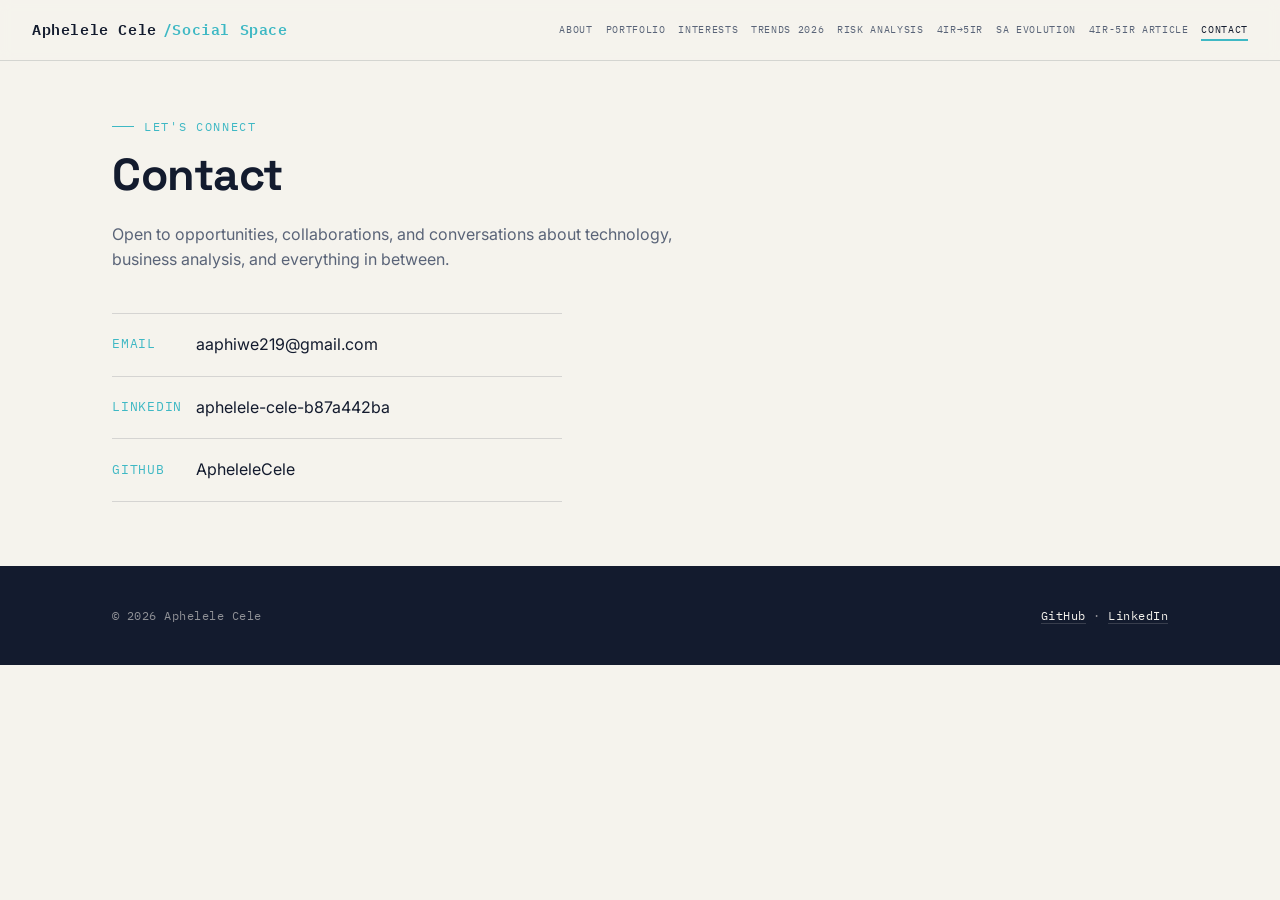
<file: contact.html>
<!DOCTYPE html>
<html lang="en">
<head>
  <meta charset="UTF-8" />
  <meta name="viewport" content="width=device-width, initial-scale=1.0" />
  <title>Contact — Aphelele Cele</title>
  <meta name="description" content="Get in touch with Aphelele Cele." />
  <link rel="preconnect" href="https://fonts.googleapis.com">
  <link href="https://fonts.googleapis.com/css2?family=Space+Grotesk:wght@500;600;700&family=Inter:wght@400;500;600&family=IBM+Plex+Mono:wght@400;500;600&display=swap" rel="stylesheet">
  <link rel="stylesheet" href="css/style.css">
</head>
<body>

  <header class="site-header">
    <nav class="nav">
      <a href="index.html" class="logo">Aphelele Cele<span>/Social Space</span></a>
      <button class="nav-toggle" aria-label="Toggle navigation">
        <span></span><span></span><span></span>
      </button>
      <ul class="nav-links">
        <li><a href="index.html">About</a></li>
        <li><a href="portfolio.html">Portfolio</a></li>
        <li><a href="interests.html">Interests</a></li>
        <li><a href="it-trends-2026-synthesis.html">Trends 2026</a></li>
        <li><a href="it-trends-risk-analysis.html">Risk Analysis</a></li>
        <li><a href="Blog%204IR-5IR.html">4IR→5IR</a></li>
        <li><a href="4IR-5IR-Evolution.html">SA Evolution</a></li>
        <li><a href="4IR-5IR-Article.html">4IR-5IR Article</a></li>
        <li><a href="contact.html" class="active">Contact</a></li>
      </ul>
    </nav>
  </header>

  <main>
    <section class="section" style="padding-top:56px;">
      <div class="wrap">
        <div class="eyebrow">Let's connect</div>
        <h1 style="font-size:clamp(2rem,4vw,2.8rem);">Contact</h1>
        <p class="lede" style="color:var(--slate); max-width:60ch; margin-bottom:40px;">
          Open to opportunities, collaborations, and conversations about technology, business
          analysis, and everything in between.
        </p>

        <div class="contact-grid">
          <div>
            <div class="contact-card">
              <div class="contact-icon">Email</div>
              <div class="contact-value"><a href="mailto:aaphiwe219@gmail.com">aaphiwe219@gmail.com</a></div>
            </div>
            
            <div class="contact-card">
              <div class="contact-icon">LinkedIn</div>
              <div class="contact-value"><a href="https://www.linkedin.com/in/aphelele-cele-b87a442ba/" target="_blank" rel="noopener">aphelele-cele-b87a442ba</a></div>
            </div>
            <div class="contact-card">
              <div class="contact-icon">GitHub</div>
              <div class="contact-value"><a href="https://github.com/ApheleleCele" target="_blank" rel="noopener">ApheleleCele</a></div>
            </div>
          </div>

          <div>
            <!--
              This form is static — it does not send email on its own.
              See the setup guide for how to connect it to Formspree (a few
              minutes, no backend code) or a custom Azure Function.
            -->
            <form class="contact-form">
              
            </form>
          </div>
        </div>
      </div>
    </section>
  </main>

  <footer class="site-footer">
    <div class="wrap">
      <span class="footer-mono">© 2026 Aphelele Cele</span>
      <span class="footer-mono"><a href="https://github.com/ApheleleCele" target="_blank" rel="noopener">GitHub</a> · <a href="https://www.linkedin.com/in/aphelele-cele-b87a442ba" target="_blank" rel="noopener">LinkedIn</a></span>
    </div>
  </footer>

  <script src="js/script.js"></script>
</body>
</html>
</file>
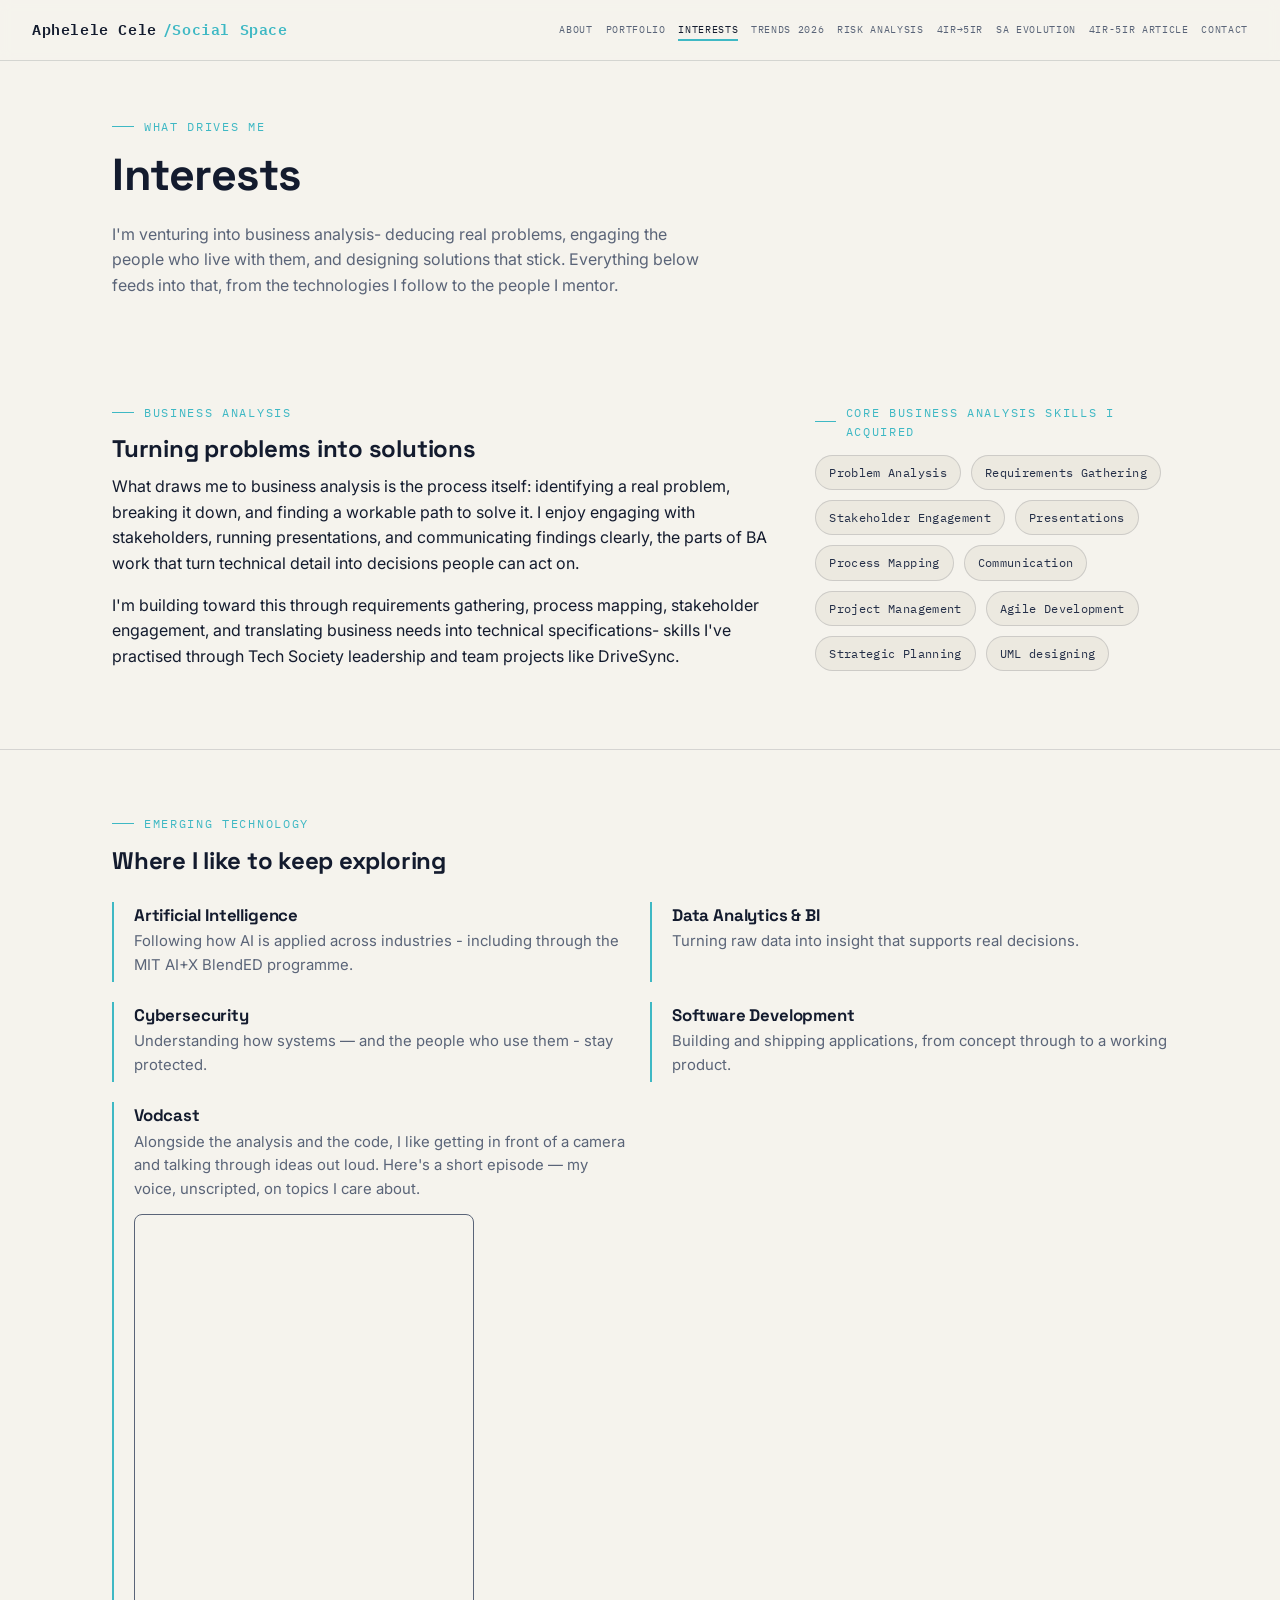
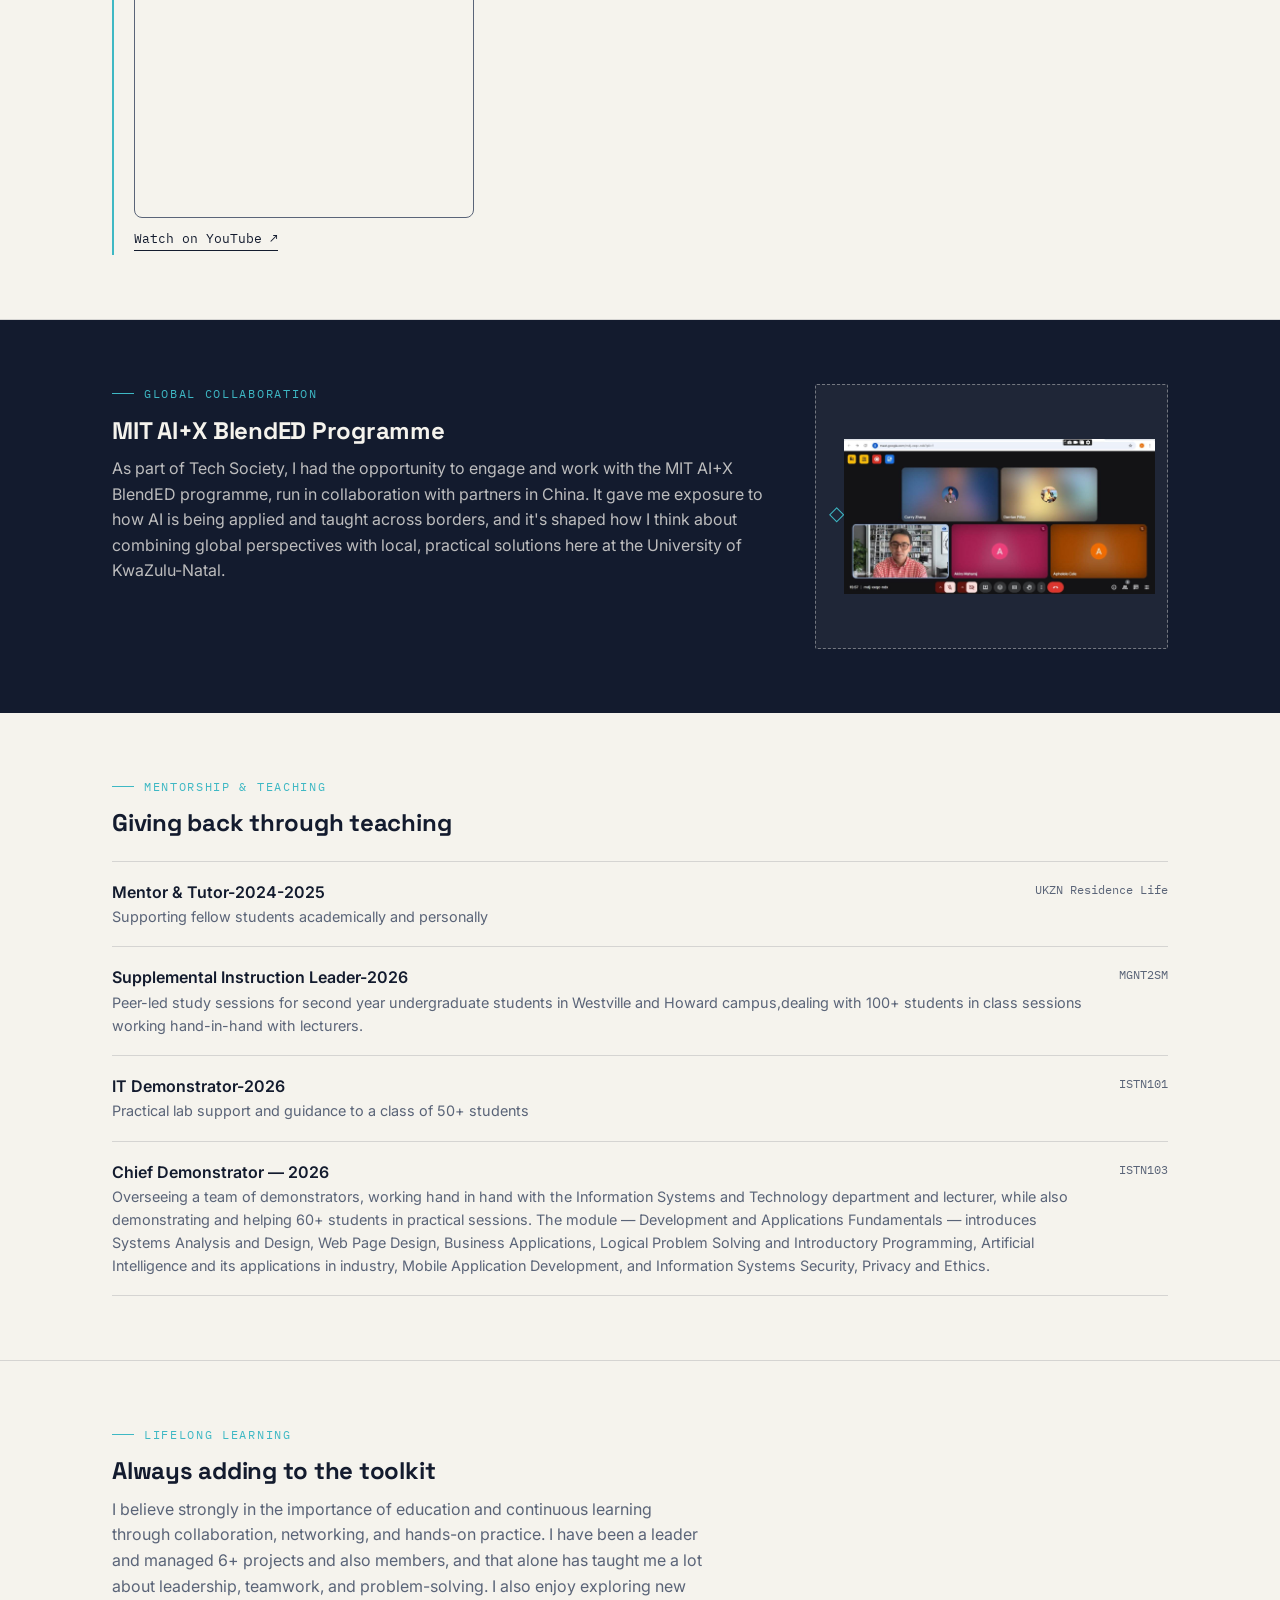
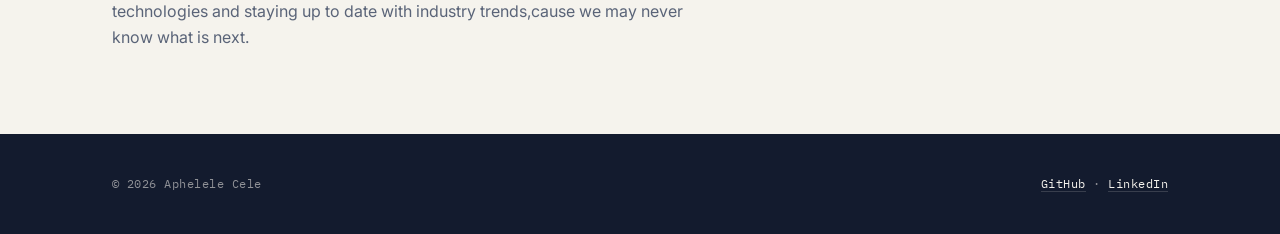
<file: interests.html>
<!DOCTYPE html>
<html lang="en">
<head>
  <meta charset="UTF-8" />
  <meta name="viewport" content="width=device-width, initial-scale=1.0" />
  <title>Interests — Aphelele Cele</title>
  <meta name="description" content="What drives Aphelele Cele — business analysis, emerging tech, mentorship, and lifelong learning." />
  <link rel="preconnect" href="https://fonts.googleapis.com">
  <link href="https://fonts.googleapis.com/css2?family=Space+Grotesk:wght@500;600;700&family=Inter:wght@400;500;600&family=IBM+Plex+Mono:wght@400;500;600&display=swap" rel="stylesheet">
  <link rel="stylesheet" href="css/style.css">
</head>
<body>

  <header class="site-header">
    <nav class="nav">
      <a href="index.html" class="logo">Aphelele Cele<span>/Social Space</span></a>
      <button class="nav-toggle" aria-label="Toggle navigation">
        <span></span><span></span><span></span>
      </button>
      <ul class="nav-links">
        <li><a href="index.html">About</a></li>
        <li><a href="portfolio.html">Portfolio</a></li>
        <li><a href="interests.html" class="active">Interests</a></li>
        <li><a href="it-trends-2026-synthesis.html">Trends 2026</a></li>
        <li><a href="it-trends-risk-analysis.html">Risk Analysis</a></li>
        <li><a href="Blog%204IR-5IR.html">4IR→5IR</a></li>
        <li><a href="4IR-5IR-Evolution.html">SA Evolution</a></li>
        <li><a href="4IR-5IR-Article.html">4IR-5IR Article</a></li>
        <li><a href="contact.html">Contact</a></li>
      </ul>
    </nav>
  </header>

  <main>
    <section class="section" style="padding-top:56px; border-bottom:none;">
      <div class="wrap">
        <div class="eyebrow">What drives me</div>
        <h1 style="font-size:clamp(2rem,4vw,2.8rem);">Interests</h1>
        <p class="lede" style="color:var(--slate); max-width:60ch;">
          I'm venturing into business analysis- deducing real problems, engaging the people
          who live with them, and designing solutions that stick. Everything below feeds into
          that, from the technologies I follow to the people I mentor.
        </p>
      </div>
    </section>

    <!-- Business analysis focus -->
    <section class="section" style="padding-top:24px;">
      <div class="wrap two-col">
        <div>
          <div class="eyebrow">Business analysis</div>
          <h2>Turning problems into solutions</h2>
          <p>
            What draws me to business analysis is the process itself: identifying a real
            problem, breaking it down, and finding a workable path to solve it. I enjoy
            engaging with stakeholders, running presentations, and communicating findings
            clearly, the parts of BA work that turn technical detail into decisions people
            can act on.
          </p>
          <p>
            I'm building toward this through requirements gathering, process mapping,
            stakeholder engagement, and translating business needs into technical
            specifications- skills I've practised through Tech Society leadership and
            team projects like DriveSync.
          </p>
        </div>
        <div>
          <div class="eyebrow">Core Business Analysis skills I Acquired</div>
          <div class="tag-row">
              <span class="tag">Problem Analysis</span>
              <span class="tag">Requirements Gathering</span>
              <span class="tag">Stakeholder Engagement</span>
              <span class="tag">Presentations</span>
              <span class="tag">Process Mapping</span>
              <span class="tag">Communication</span>
              <span class="tag">Project Management </span>
              <span class="tag">Agile Development </span>
              <span class="tag">Strategic Planning </span>
              <span class="tag">UML designing </span>
          </div>
        </div>
      </div>
    </section>

    <!-- Tech interests -->
    <section class="section">
      <div class="wrap">
        <div class="eyebrow">Emerging technology</div>
        <h2>Where I like to keep exploring</h2>
        <div class="interest-list" style="margin-top:28px;">
            <div class="interest-item">
                <h3>Artificial Intelligence</h3>
                <p>Following how AI is applied across industries - including through the MIT AI+X BlendED programme.</p>
            </div>
            <div class="interest-item">
                <h3>Data Analytics &amp; BI</h3>
                <p>Turning raw data into insight that supports real decisions.</p>
            </div>
            <div class="interest-item">
                <h3>Cybersecurity</h3>
                <p>Understanding how systems — and the people who use them - stay protected.</p>
            </div>
            <div class="interest-item">
                <h3>Software Development</h3>
                <p>Building and shipping applications, from concept through to a working product.</p>
            </div>
            <div class="interest-item">
                <h3>Vodcast</h3>
                <p>
                    Alongside the analysis and the code, I like getting in front of a camera and talking
                    through ideas out loud. Here's a short episode — my voice, unscripted, on topics I care about.
                </p>
                <div style="max-width:340px; margin-top:12px;">
                    <iframe width="100%"
                            style="aspect-ratio:9/16; border-radius:8px; border:1.5px solid var(--slate); display:block;"
                            src="https://www.youtube.com/embed/5eqq0TqDTuA"
                            title="Aphelele Cele — Vodcast"
                            frameborder="0"
                            allow="accelerometer; autoplay; clipboard-write; encrypted-media; gyroscope; picture-in-picture; web-share"
                            allowfullscreen>
                    </iframe>
                </div>
                <a class="project-link" href="https://youtube.com/shorts/5eqq0TqDTuA?si=cre-XVjkfOqxpcsk" target="_blank" rel="noopener" style="display:inline-block; margin-top:10px;">Watch on YouTube ↗</a>
            </div>
        </div>
      </div>
    </section>

    <!-- MIT AI+X -->
    <section class="section" style="background:var(--ink); color:var(--paper); border-bottom:none;">
      <div class="wrap two-col">
        <div>
          <div class="eyebrow" style="color:var(--cyan);">Global collaboration</div>
          <h2 style="color:var(--paper);">MIT AI+X BlendED Programme</h2>
          <p style="color:rgba(245,243,237,0.75);">
            As part of Tech Society, I had the opportunity to engage and work with the
            MIT AI+X BlendED programme, run in collaboration with partners in China. It
            gave me exposure to how AI is being applied and taught across borders, and it's
            shaped how I think about combining global perspectives with local, practical
            solutions here at the University of KwaZulu-Natal.
          </p>
        </div>
        <div>
          <!-- PHOTO SPOT — replace with an image from the MIT AI+X programme if available -->
          <div class="photo-frame" style="aspect-ratio:4/3; border-color:rgba(245,243,237,0.4); color:rgba(245,243,237,0.6); background:rgba(245,243,237,0.05);">
              <img src="images/BlendEd.jpeg" alt="Aphelele Cele">
          </div>
        </div>
      </div>
    </section>

    <!-- Mentorship & teaching -->
    <section class="section">
      <div class="wrap">
        <div class="eyebrow">Mentorship &amp; teaching</div>
        <h2>Giving back through teaching</h2>
        <ul class="role-list" style="margin-top:24px;">
            <li>
                <div>
                    <div class="role-title">Mentor &amp; Tutor-2024-2025</div>
                    <div class="role-meta">Supporting fellow students academically and personally</div>
                </div>
                <div class="role-org">UKZN Residence Life</div>
            </li>
            <li>
                <div>
                    <div class="role-title">Supplemental Instruction Leader-2026</div>
                    <div class="role-meta">Peer-led study sessions for second year undergraduate students in Westville and Howard campus,dealing with 100+ students in class sessions working hand-in-hand with lecturers.</div>
                </div>
                <div class="role-org">MGNT2SM</div>
            </li>
            <li>
                <div>
                    <div class="role-title">IT Demonstrator-2026</div>
                    <div class="role-meta">Practical lab support and guidance to a class of 50+ students</div>
                </div>
                <div class="role-org">ISTN101</div>
            </li>
            <li>
                <div>
                    <div class="role-title">Chief Demonstrator — 2026</div>
                    <div class="role-meta">
                        Overseeing a team of demonstrators, working hand in hand with the Information
                        Systems and Technology department and lecturer, while also demonstrating and
                        helping 60+ students in practical sessions. The module — Development and
                        Applications Fundamentals — introduces Systems Analysis and Design, Web Page
                        Design, Business Applications, Logical Problem Solving and Introductory
                        Programming, Artificial Intelligence and its applications in industry, Mobile
                        Application Development, and Information Systems Security, Privacy and Ethics.
                    </div>
                </div>
                <div class="role-org">ISTN103</div>
            </li>
        </ul>
      </div>
    </section>

    <!-- Lifelong learning -->
    <section class="section">
      <div class="wrap">
        <div class="eyebrow">Lifelong learning</div>
        <h2>Always adding to the toolkit</h2>
        <p class="lede" style="color:var(--slate); max-width:60ch; margin-bottom:20px;">
            I believe strongly in the importance of education and continuous learning through
            collaboration, networking, and hands-on practice. I have been a leader and managed 6+ projects and also members, and that alone has taught me a lot about leadership, teamwork, and problem-solving. I also enjoy exploring new technologies and staying up to date with industry trends,cause we may never know what is next.
        </p>
        <div class="tag-row">
         
        </div>
      </div>
    </section>

  </main>

  <footer class="site-footer">
    <div class="wrap">
      <span class="footer-mono">© 2026 Aphelele Cele</span>
      <span class="footer-mono"><a href="https://github.com/ApheleleCele" target="_blank" rel="noopener">GitHub</a> · <a href="https://www.linkedin.com/in/aphelele-cele-b87a442ba" target="_blank" rel="noopener">LinkedIn</a></span>
    </div>
  </footer>

  <script src="js/script.js"></script>
</body>
</html>
</file>
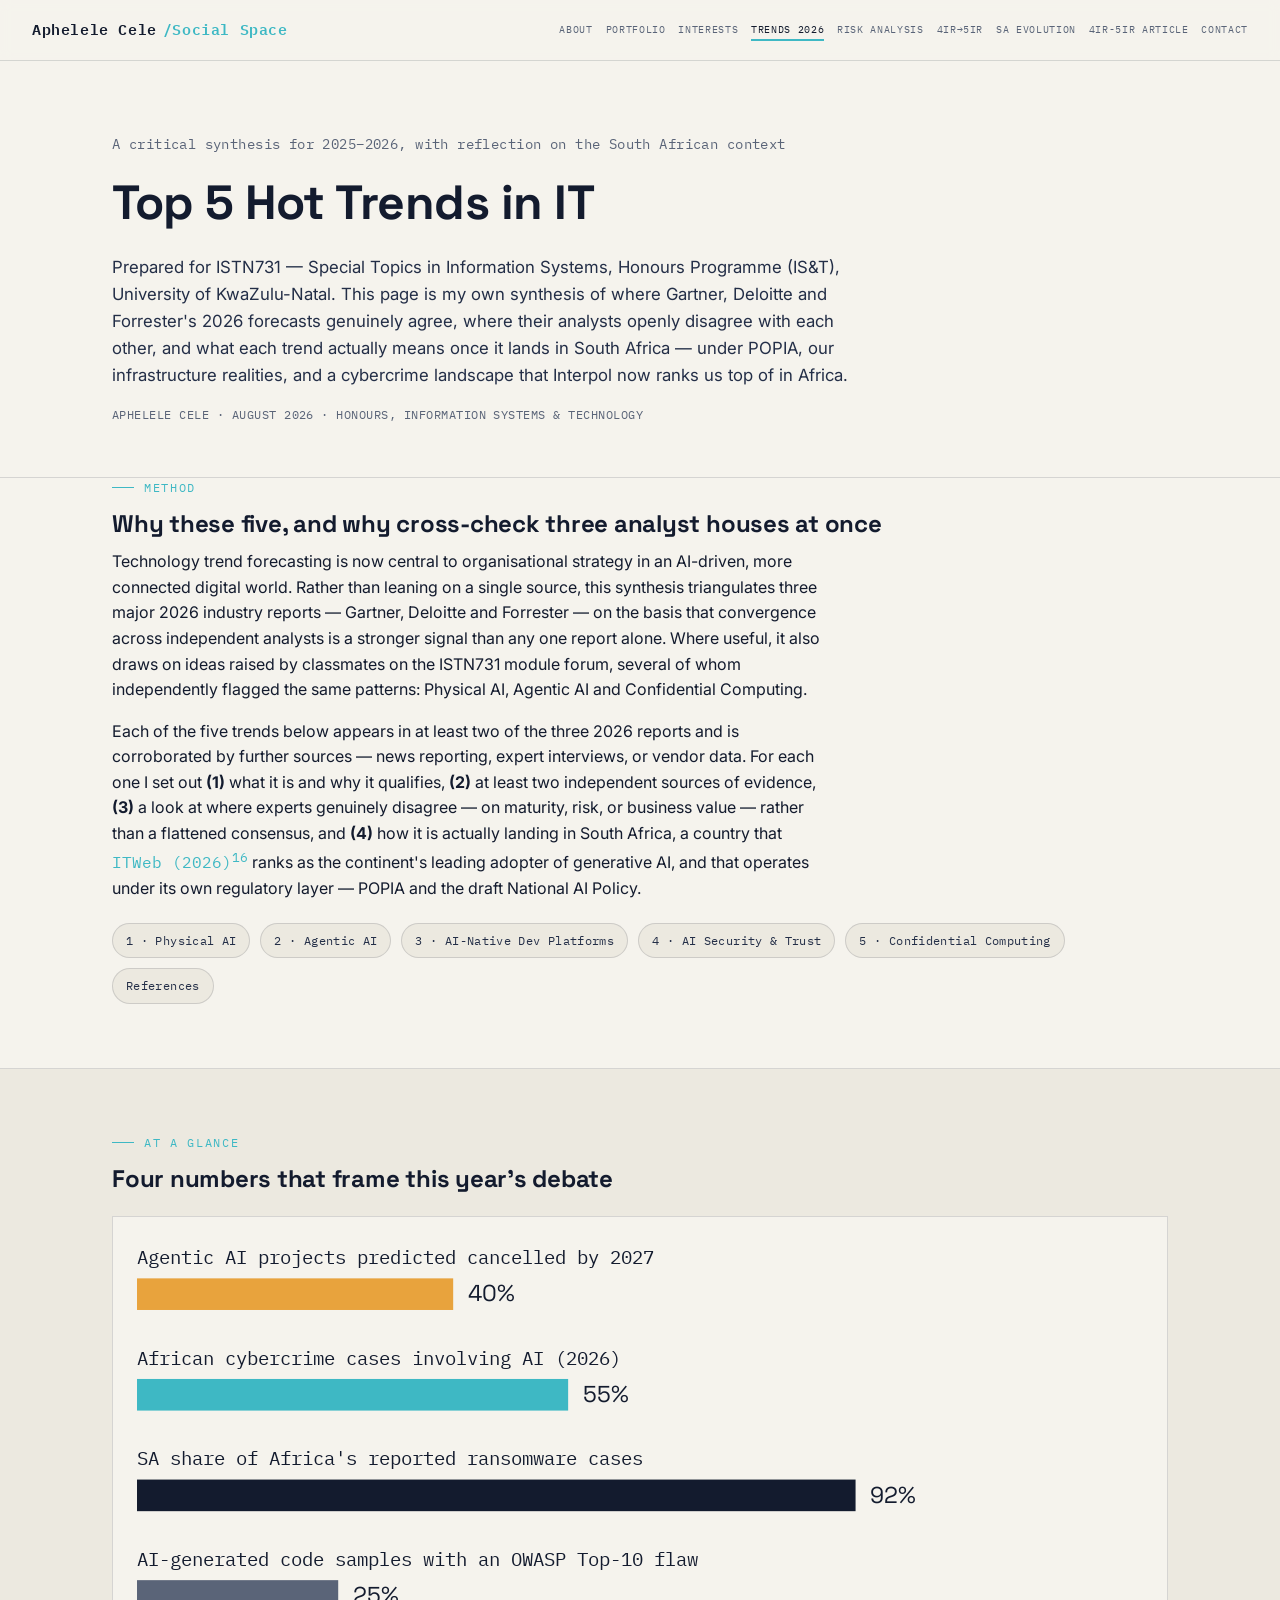
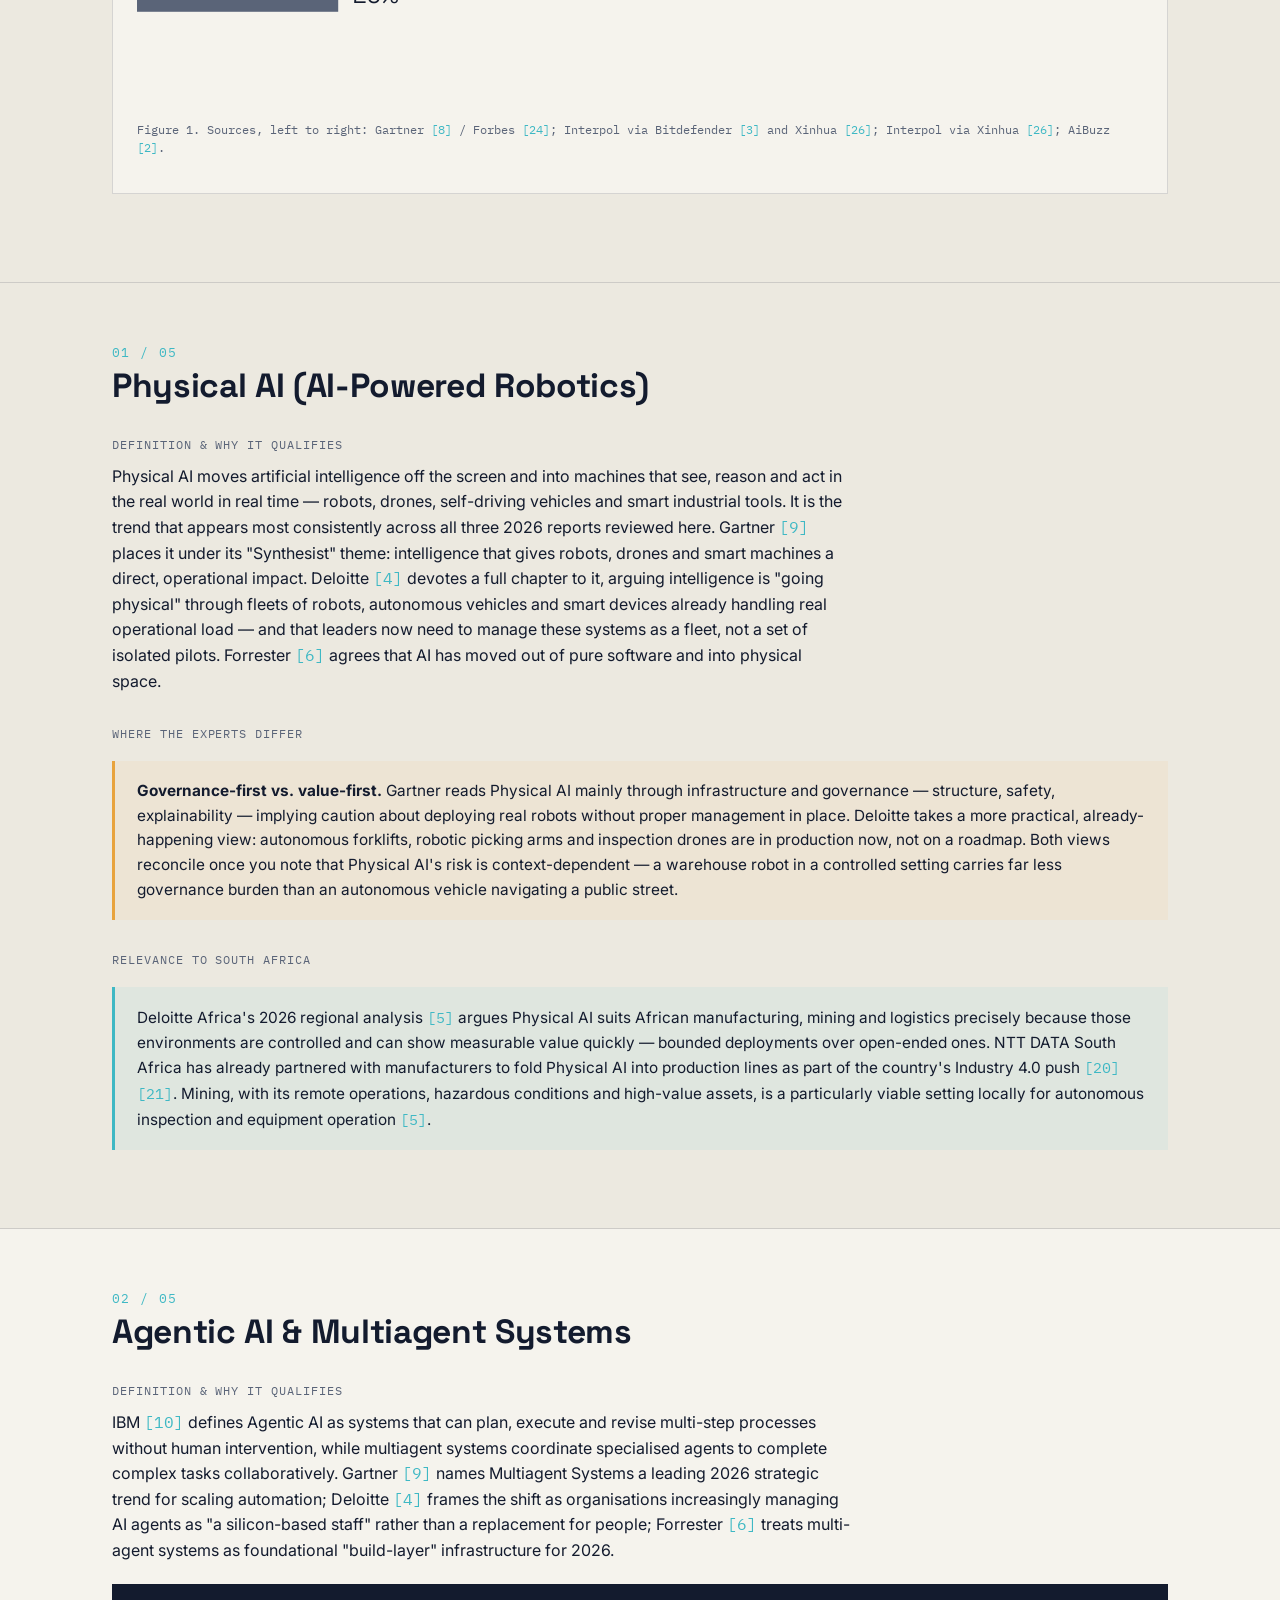
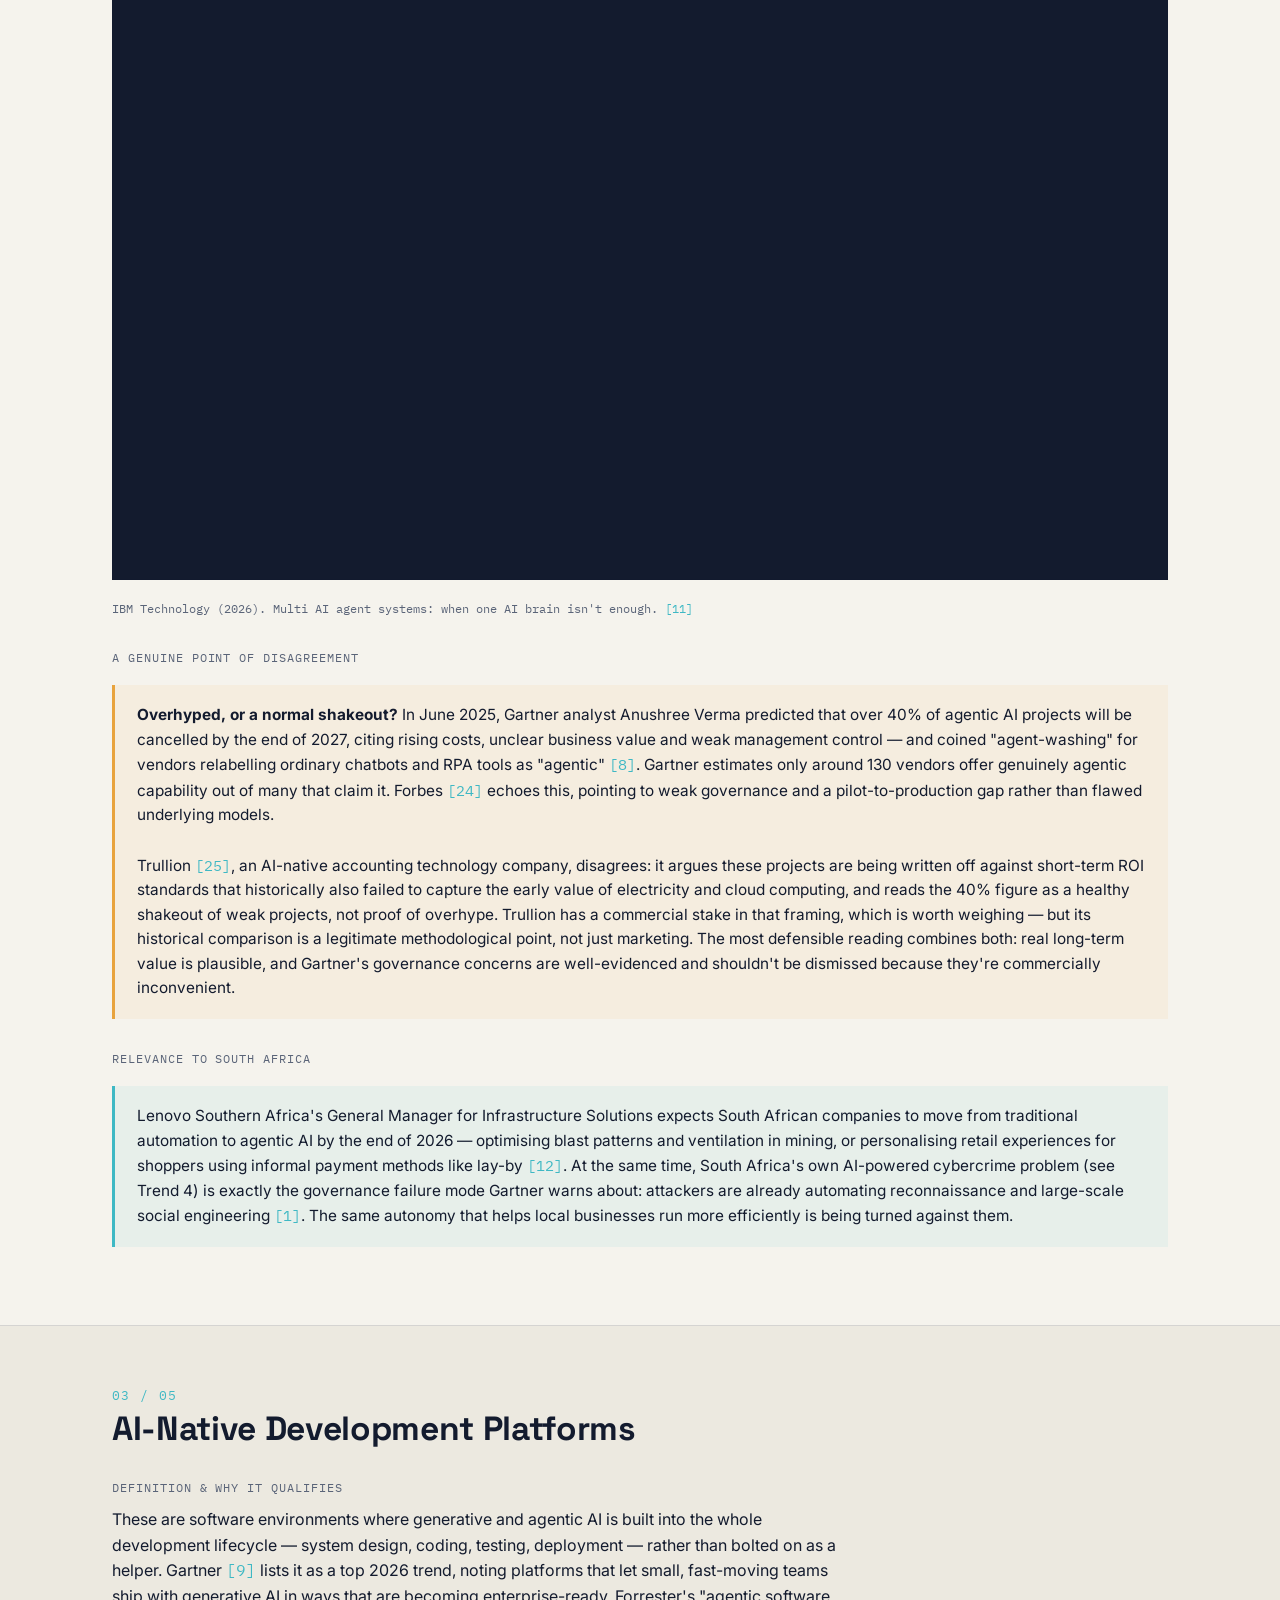
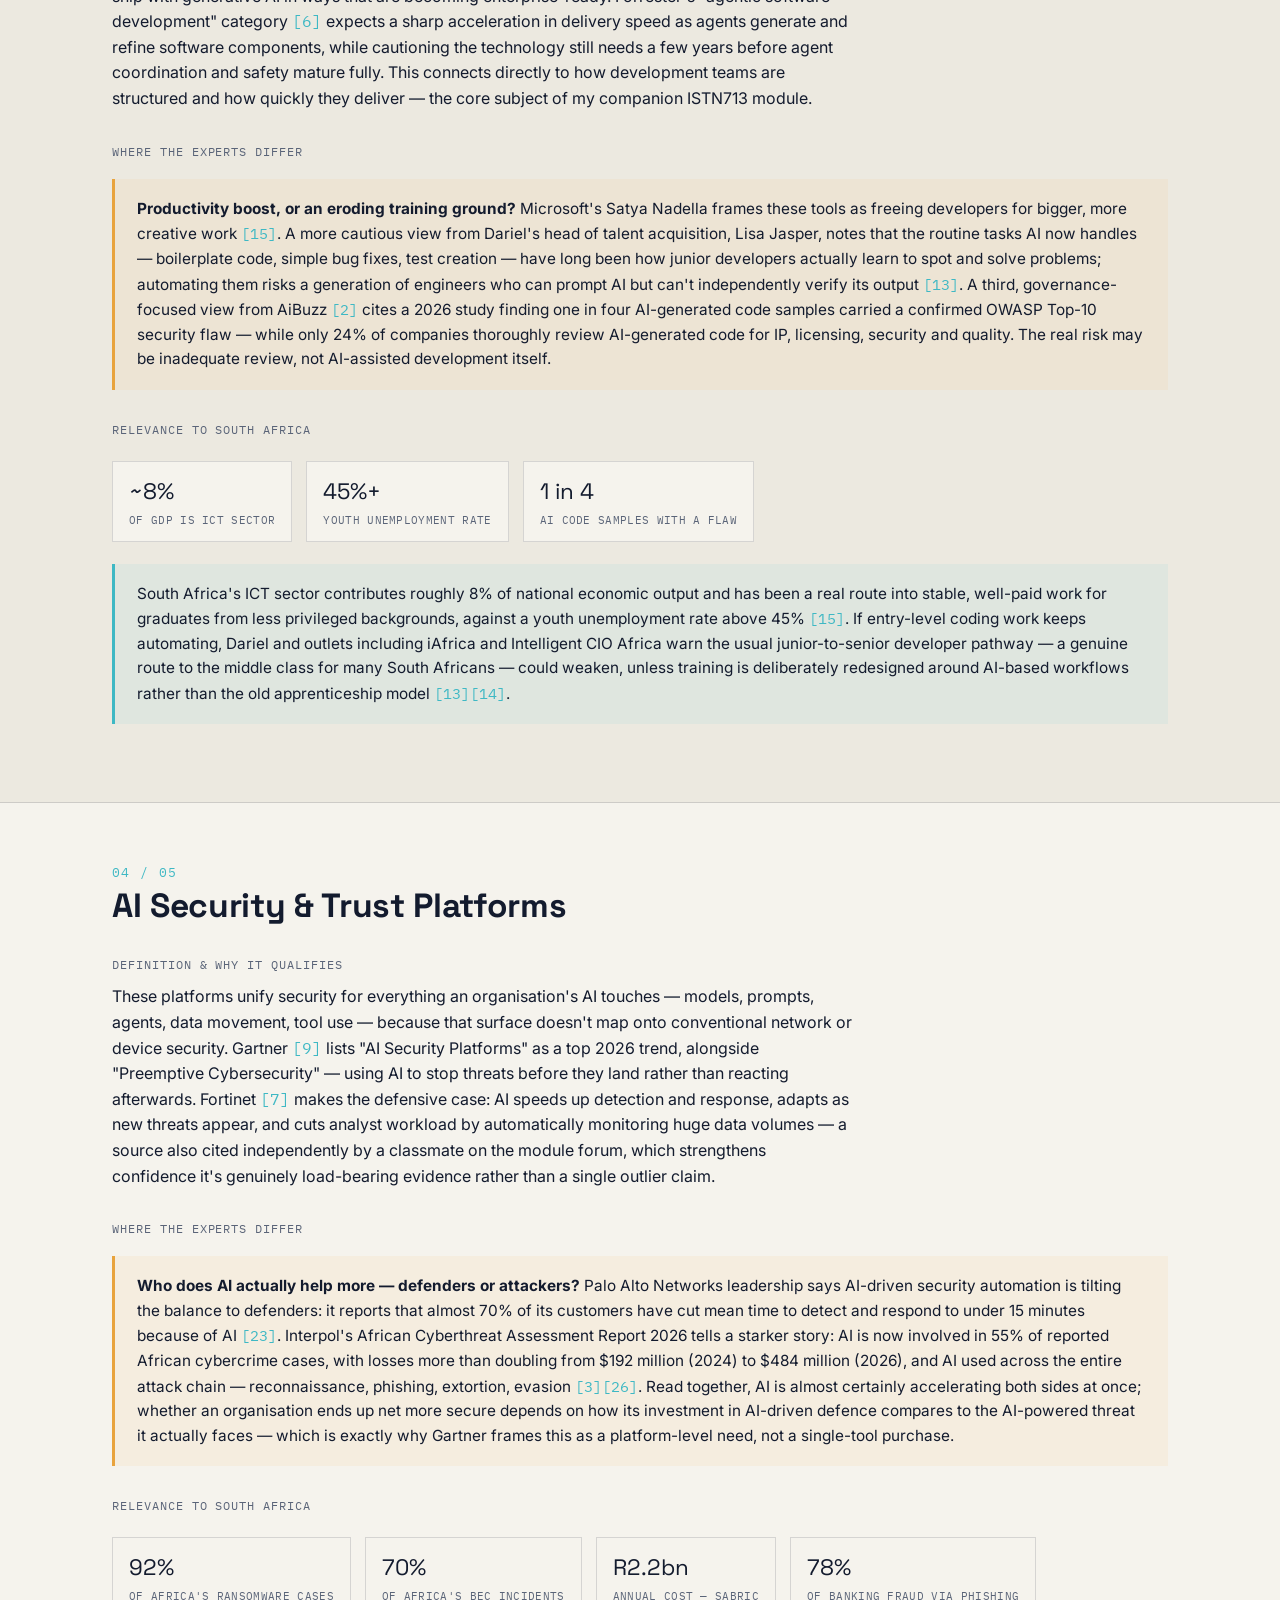
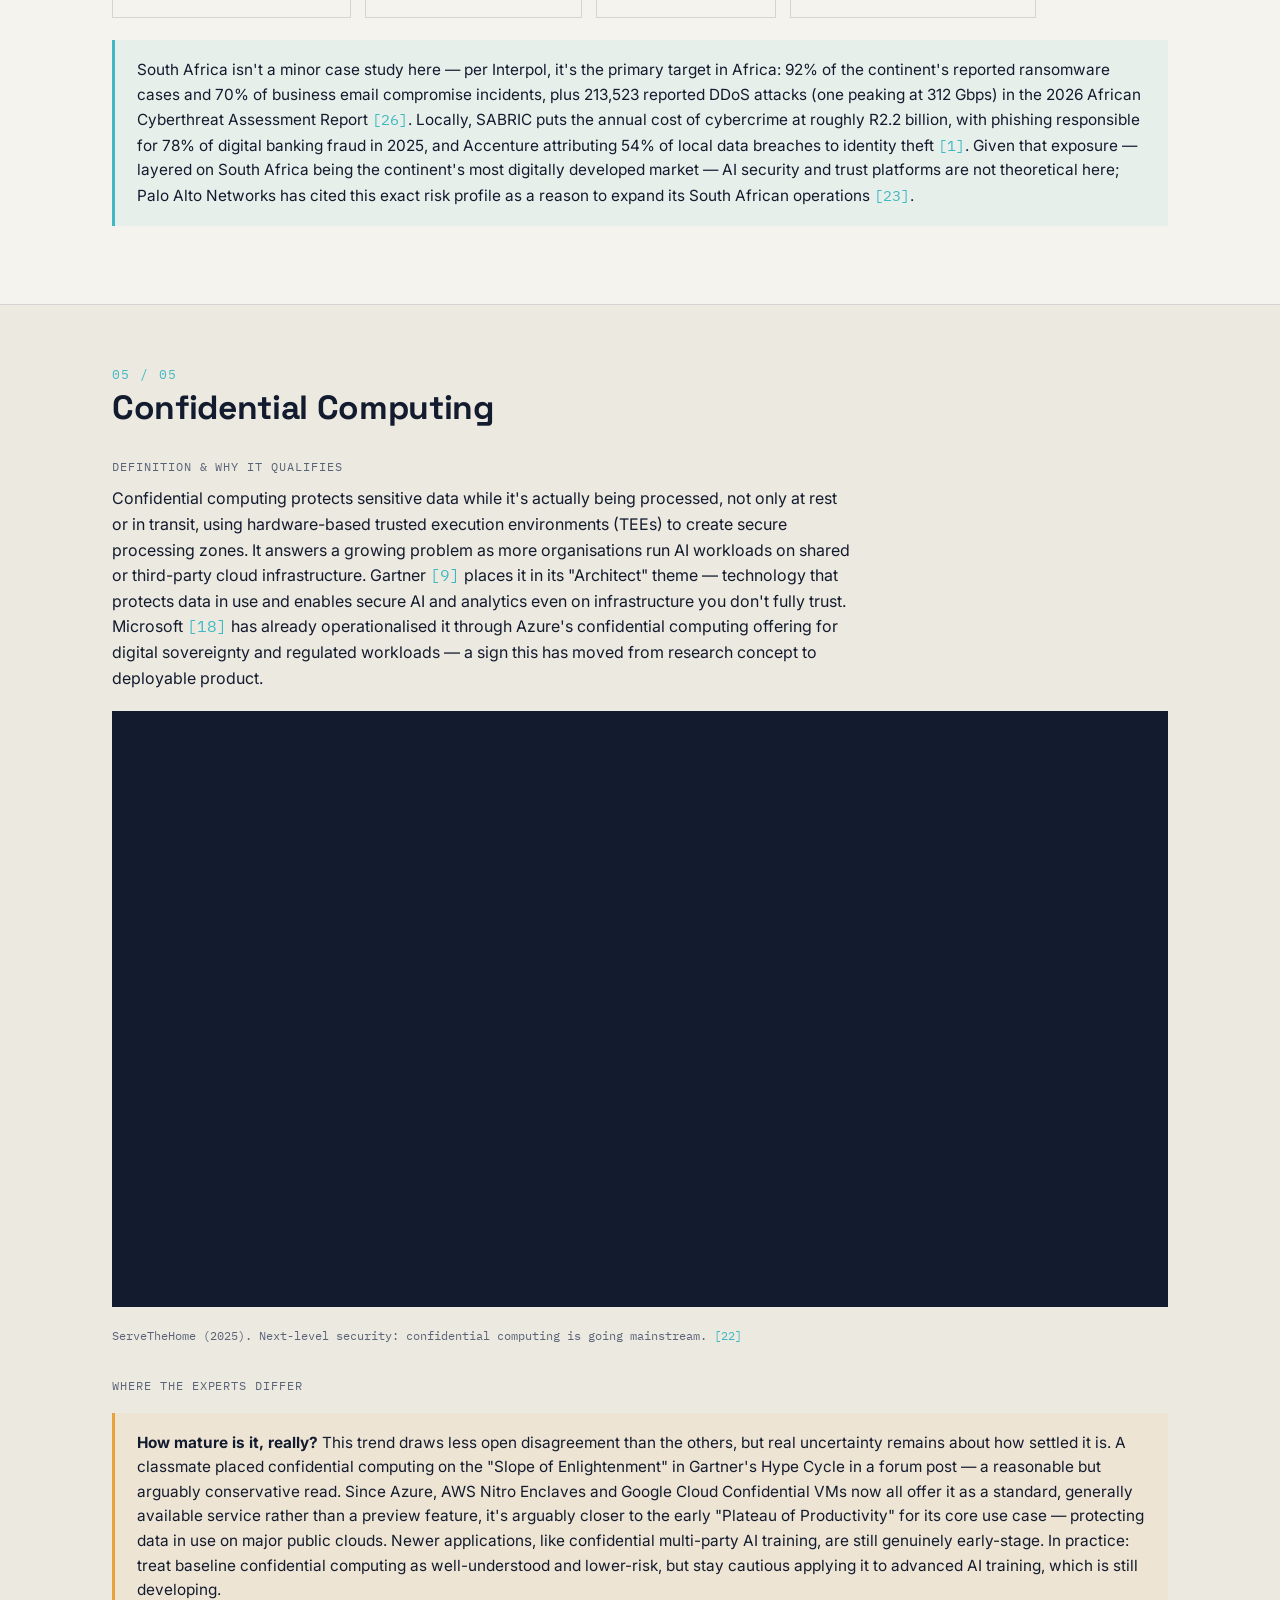
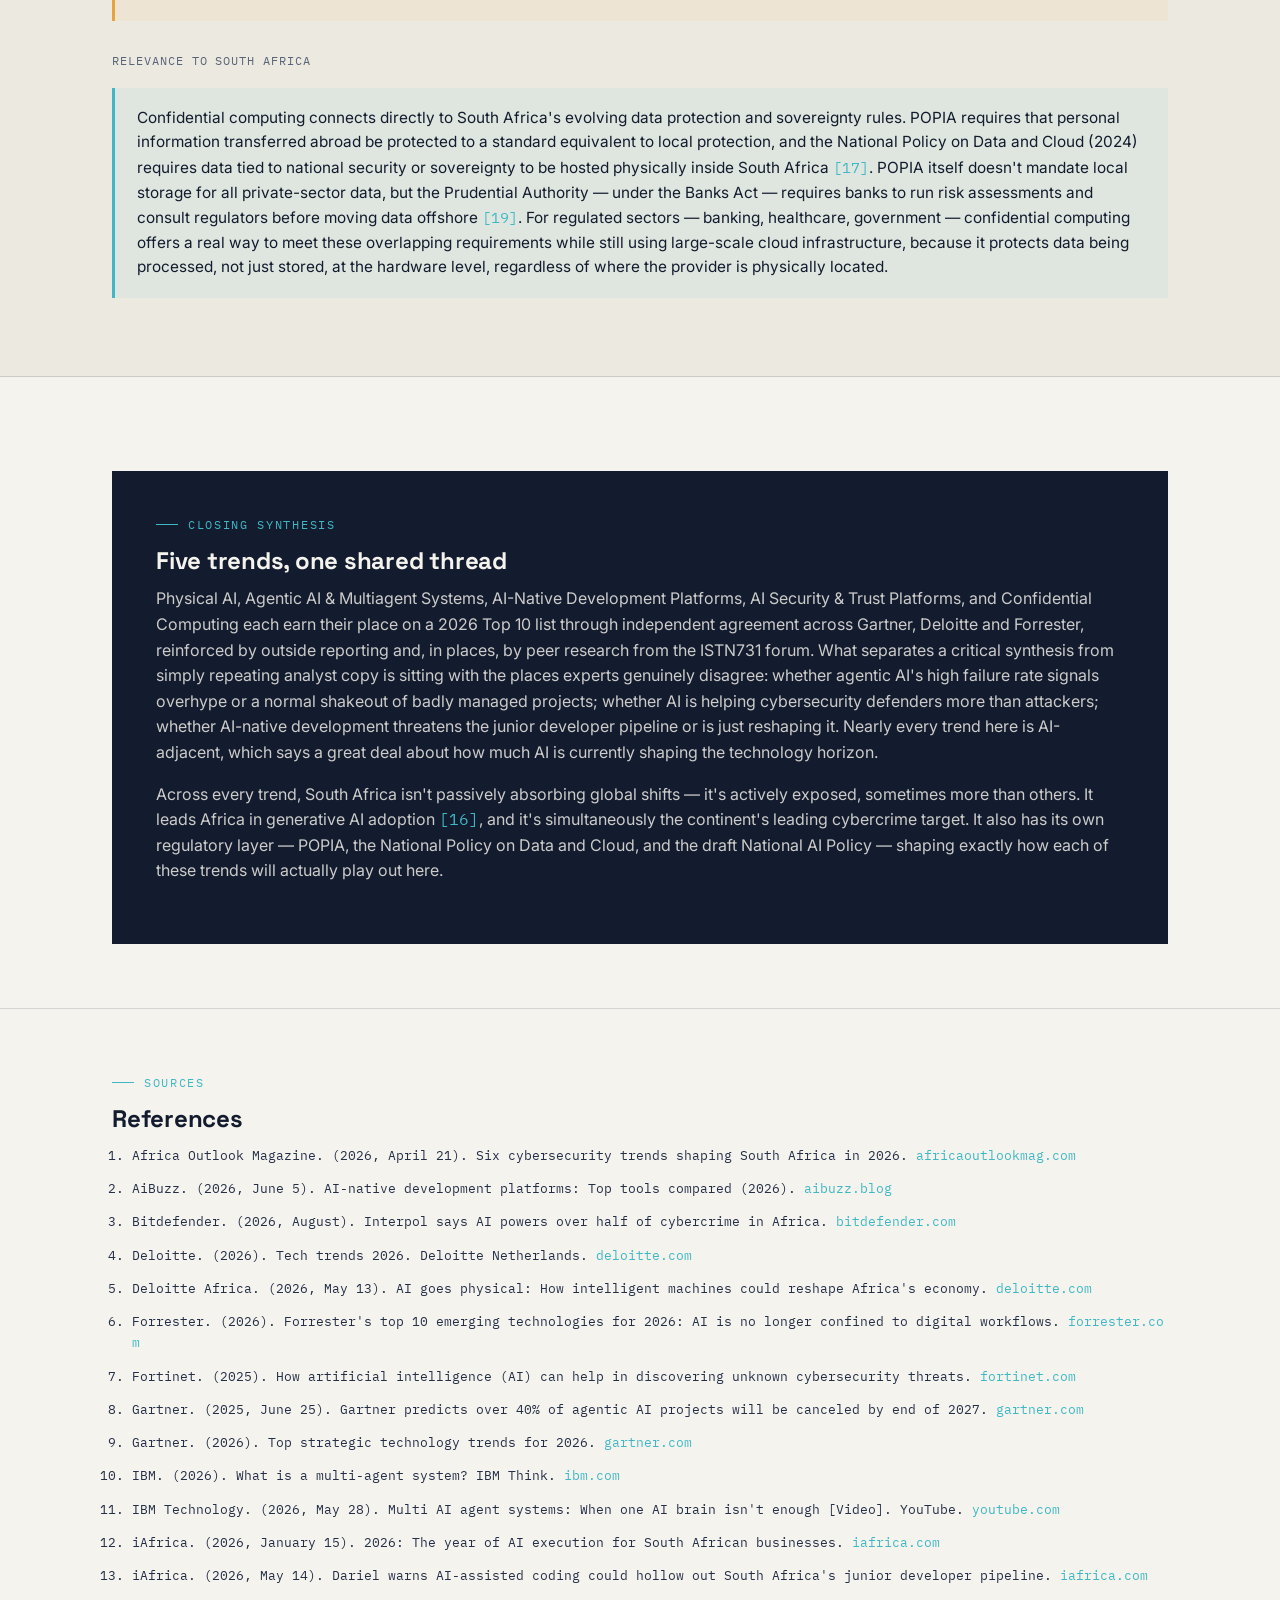
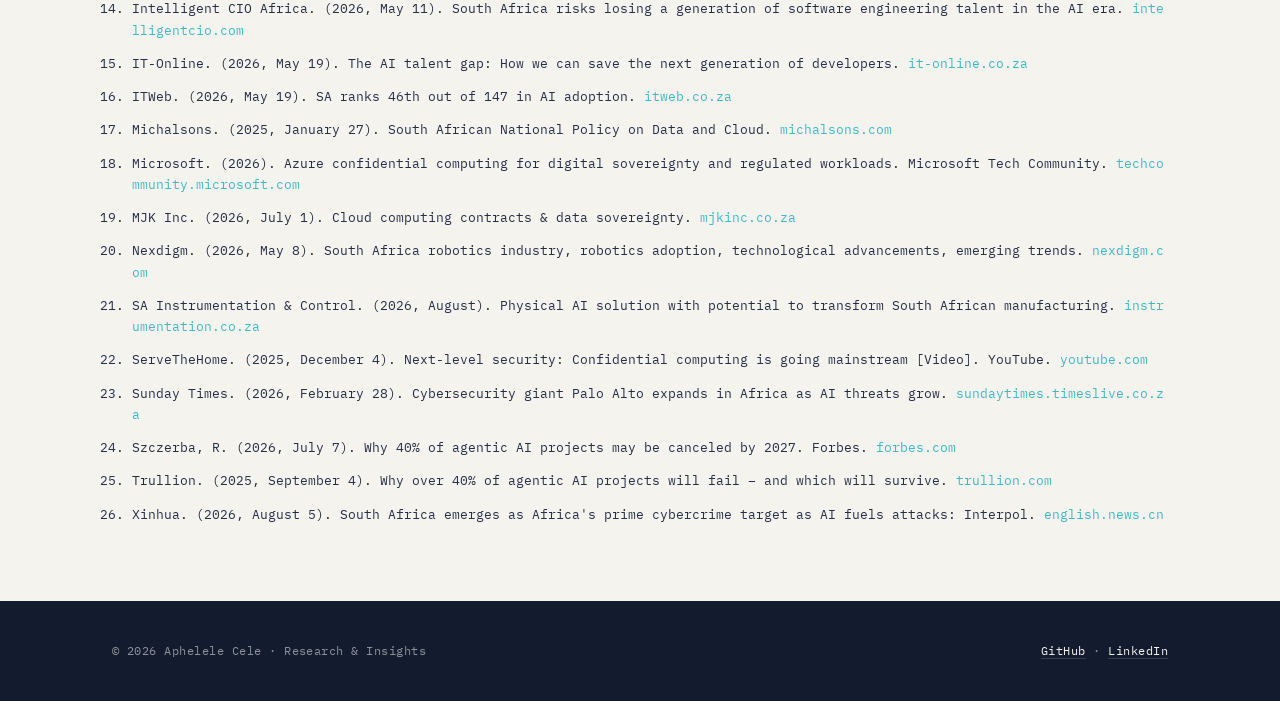
<file: it-trends-2026-synthesis.html>
<!DOCTYPE html>
<html lang="en">
<head>
  <meta charset="UTF-8" />
  <meta name="viewport" content="width=device-width, initial-scale=1.0" />
  <title>Top 5 Hot Trends in IT (2026) | Aphelele Cele</title>
  <meta name="description" content="A critical synthesis of the top 5 IT trends for 2025-2026, with reflection on the South African context." />

  <!-- Keep this page out of search engines and off-site link previews. -->
  <meta name="robots" content="index, follow" />

  <link rel="preconnect" href="https://fonts.googleapis.com">
  <link href="https://fonts.googleapis.com/css2?family=Space+Grotesk:wght@500;600;700&family=Inter:wght@400;500;600&family=IBM+Plex+Mono:wght@400;500;600&display=swap" rel="stylesheet">
  <link rel="stylesheet" href="css/style.css">

  <!-- Page-specific styles: additive only, does not touch css/style.css -->
  <style>
    .private-flag{
      background: var(--ink);
      color: var(--paper);
      font-family: var(--mono);
      font-size: 12px;
      letter-spacing: .06em;
      text-transform: uppercase;
      text-align: center;
      padding: 9px 16px;
    }
    .private-flag a{ color: var(--cyan); text-decoration: underline; }

    .toc-pills{ display:flex; flex-wrap:wrap; gap:10px; margin-top:22px; }
    .toc-pills a.tag{ transition: background .2s ease, color .2s ease; }
    .toc-pills a.tag:hover{ background: var(--ink); color: var(--paper); border-color: var(--ink); }

    .trend-block{ padding: 60px 0; border-bottom: 1px solid var(--line); scroll-margin-top: 90px; }
    .trend-block:nth-of-type(even){ background: var(--paper-dim); }
    .trend-num{
      font-family: var(--mono);
      font-size: 13px;
      color: var(--cyan);
      letter-spacing: .1em;
    }
    .trend-block h2{ font-size: clamp(1.5rem, 3vw, 2.1rem); margin-top: 4px; }
    .trend-sub{ font-family: var(--mono); font-size: 12px; text-transform: uppercase; letter-spacing: .08em; color: var(--slate); margin: 30px 0 10px; }
    .trend-sub:first-of-type{ margin-top: 22px; }

    .disagree-box{
      border-left: 3px solid var(--amber);
      background: rgba(232,163,61,0.08);
      padding: 18px 22px;
      margin: 18px 0;
      font-size: .96rem;
    }
    .disagree-box strong{ color: var(--ink); }

    .za-box{
      border-left: 3px solid var(--cyan);
      background: rgba(62,184,196,0.08);
      padding: 18px 22px;
      margin: 18px 0;
      font-size: .96rem;
    }

    .cite{ color: var(--cyan); text-decoration:none; font-family: var(--mono); }
    .cite:hover{ text-decoration: underline; }

    .mini-stats{ display:flex; flex-wrap:wrap; gap: 14px; margin: 22px 0; }
    .mini-stat{
      border: 1px solid var(--line);
      padding: 12px 16px;
      min-width: 150px;
      background: var(--paper);
    }
    .mini-stat .num{ font-family: var(--display); font-size: 1.4rem; color: var(--ink); }
    .mini-stat .lbl{ font-family: var(--mono); font-size: 10.5px; color: var(--slate); text-transform: uppercase; letter-spacing: .03em; margin-top: 2px; }

    .video-wrap{ position: relative; width: 100%; padding-top: 56.25%; border: 1px solid var(--line); background: var(--ink); margin: 20px 0; }
    .video-wrap iframe{ position:absolute; inset:0; width:100%; height:100%; border:0; }
    .video-caption{ font-family: var(--mono); font-size: 11.5px; color: var(--slate); margin-top: 8px; }

    .figure-wrap{ border: 1px solid var(--line); background: var(--paper); padding: 24px; margin: 24px 0; }
    .figure-caption{ font-family: var(--mono); font-size: 11.5px; color: var(--slate); margin-top: 12px; }

    .ref-list{ font-family: var(--mono); font-size: 12.5px; color: var(--ink-soft); line-height: 1.7; padding-left: 20px; }
    .ref-list li{ margin-bottom: 12px; }
    .ref-list a{ color: var(--cyan); word-break: break-all; }

    .conclusion-box{
      background: var(--ink);
      color: var(--paper);
      padding: 44px;
      margin: 30px 0 0;
    }
    .conclusion-box p{ color: rgba(245,243,237,0.82); }
    .conclusion-box h2{ color: var(--paper); }
  </style>
</head>
<body>
<header class="site-header">
    <nav class="nav">
      <a href="index.html" class="logo">Aphelele Cele<span>/Social Space</span></a>
      <button class="nav-toggle" aria-label="Toggle navigation">
        <span></span><span></span><span></span>
      </button>
      <ul class="nav-links">
        <li><a href="index.html">About</a></li>
        <li><a href="portfolio.html">Portfolio</a></li>
        <li><a href="interests.html">Interests</a></li>
        <li><a href="it-trends-2026-synthesis.html" class="active">Trends 2026</a></li>
        <li><a href="it-trends-risk-analysis.html">Risk Analysis</a></li>
        <li><a href="Blog%204IR-5IR.html">4IR→5IR</a></li>
        <li><a href="4IR-5IR-Evolution.html">SA Evolution</a></li>
        <li><a href="4IR-5IR-Article.html">4IR-5IR Article</a></li>
        <li><a href="contact.html">Contact</a></li>
      </ul>
    </nav>
  </header>

  <main>

    <!-- ============ HERO ============ -->
    <section class="hero" style="padding-bottom:40px;">
      <div class="wrap" style="grid-template-columns:1fr; text-align:left;">
        <div>
          <p class="role">A critical synthesis for 2025–2026, with reflection on the South African context</p>
          <h1 style="font-size:clamp(2rem,4vw,3rem);">Top 5 Hot Trends in IT</h1>
          <p class="lede" style="max-width:70ch;">
            Prepared for ISTN731 — Special Topics in Information Systems, Honours Programme (IS&amp;T),
            University of KwaZulu-Natal. This page is my own synthesis of where Gartner, Deloitte and
            Forrester's 2026 forecasts genuinely agree, where their analysts openly disagree with each
            other, and what each trend actually means once it lands in South Africa — under POPIA, our
            infrastructure realities, and a cybercrime landscape that Interpol now ranks us top of in Africa.
          </p>
          <p style="font-family:var(--mono); font-size:12px; color:var(--slate); letter-spacing:.04em; text-transform:uppercase;">
            Aphelele Cele &middot; August 2026 &middot; Honours, Information Systems &amp; Technology
          </p>
        </div>
      </div>
    </section>

    <!-- ============ INTRO / METHOD ============ -->
    <section class="section" style="padding-top:0;">
      <div class="wrap">
        <div class="eyebrow">Method</div>
        <h2 style="max-width:56ch;">Why these five, and why cross-check three analyst houses at once</h2>
        <p style="max-width:72ch;">
          Technology trend forecasting is now central to organisational strategy in an AI-driven, more
          connected digital world. Rather than leaning on a single source, this synthesis triangulates
          three major 2026 industry reports — Gartner, Deloitte and Forrester — on the basis that
          convergence across independent analysts is a stronger signal than any one report alone. Where
          useful, it also draws on ideas raised by classmates on the ISTN731 module forum, several of
          whom independently flagged the same patterns: Physical AI, Agentic AI and Confidential Computing.
        </p>
        <p style="max-width:72ch;">
          Each of the five trends below appears in at least two of the three 2026 reports and is
          corroborated by further sources — news reporting, expert interviews, or vendor data. For each
          one I set out <strong>(1)</strong> what it is and why it qualifies, <strong>(2)</strong> at
          least two independent sources of evidence, <strong>(3)</strong> a look at where experts
          genuinely disagree — on maturity, risk, or business value — rather than a flattened consensus,
          and <strong>(4)</strong> how it is actually landing in South Africa, a country that
          <span class="cite">ITWeb (2026)<sup><a href="#ref16" class="cite">16</a></sup></span> ranks
          as the continent's leading adopter of generative AI, and that operates under its own regulatory
          layer — POPIA and the draft National AI Policy.
        </p>

        <div class="toc-pills" aria-label="Jump to a trend">
          <a class="tag" href="#trend-1">1 · Physical AI</a>
          <a class="tag" href="#trend-2">2 · Agentic AI</a>
          <a class="tag" href="#trend-3">3 · AI-Native Dev Platforms</a>
          <a class="tag" href="#trend-4">4 · AI Security &amp; Trust</a>
          <a class="tag" href="#trend-5">5 · Confidential Computing</a>
          <a class="tag" href="#references">References</a>
        </div>
      </div>
    </section>

    <!-- ============ FIGURE: SUMMARY CHART ============ -->
    <section class="section" style="background:var(--paper-dim);">
      <div class="wrap">
        <div class="eyebrow">At a glance</div>
        <h2>Four numbers that frame this year's debate</h2>
                <div class="figure-wrap">
          <svg viewBox="0 0 700 320" xmlns="http://www.w3.org/2000/svg" role="img" aria-label="Bar chart of four key statistics referenced in this synthesis">
            <!-- Row 1: Agentic AI cancellation 40% -->
            <text x="0" y="16" font-family="IBM Plex Mono, monospace" font-size="13" fill="#131B2E">Agentic AI projects predicted cancelled by 2027</text>
            <rect x="0" y="26" width="220" height="22" fill="#E8A33D"/>
            <text x="230" y="42" font-family="Space Grotesk, sans-serif" font-size="16" fill="#131B2E">40%</text>

            <!-- Row 2: Africa cybercrime cases involving AI 55% -->
            <text x="0" y="86" font-family="IBM Plex Mono, monospace" font-size="13" fill="#131B2E">African cybercrime cases involving AI (2026)</text>
            <rect x="0" y="96" width="300" height="22" fill="#3EB8C4"/>
            <text x="310" y="112" font-family="Space Grotesk, sans-serif" font-size="16" fill="#131B2E">55%</text>

            <!-- Row 3: SA share of Africa's ransomware cases 92% -->
            <text x="0" y="156" font-family="IBM Plex Mono, monospace" font-size="13" fill="#131B2E">SA share of Africa's reported ransomware cases</text>
            <rect x="0" y="166" width="500" height="22" fill="#131B2E"/>
            <text x="510" y="182" font-family="Space Grotesk, sans-serif" font-size="16" fill="#131B2E">92%</text>

            <!-- Row 4: OWASP flaw rate in AI-generated code 25% -->
            <text x="0" y="226" font-family="IBM Plex Mono, monospace" font-size="13" fill="#131B2E">AI-generated code samples with an OWASP Top-10 flaw</text>
            <rect x="0" y="236" width="140" height="22" fill="#5A6478"/>
            <text x="150" y="252" font-family="Space Grotesk, sans-serif" font-size="16" fill="#131B2E">25%</text>
          </svg>
          <p class="figure-caption">
            Figure 1. Sources, left to right: Gartner <a href="#ref8" class="cite">[8]</a> /
            Forbes <a href="#ref24" class="cite">[24]</a>; Interpol via Bitdefender
            <a href="#ref3" class="cite">[3]</a> and Xinhua <a href="#ref26" class="cite">[26]</a>;
            Interpol via Xinhua <a href="#ref26" class="cite">[26]</a>; AiBuzz
            <a href="#ref2" class="cite">[2]</a>.
          </p>
        </div>
    </section>

    <!-- ============ TREND 1: PHYSICAL AI ============ -->
    <section class="trend-block" id="trend-1">
      <div class="wrap">
        <div class="trend-num">01 / 05</div>
        <h2>Physical AI (AI-Powered Robotics)</h2>

        <div class="trend-sub">Definition &amp; why it qualifies</div>
        <p style="max-width:74ch;">
          Physical AI moves artificial intelligence off the screen and into machines that see, reason
          and act in the real world in real time — robots, drones, self-driving vehicles and smart
          industrial tools. It is the trend that appears most consistently across all three 2026
          reports reviewed here. Gartner <a href="#ref9" class="cite">[9]</a> places it under its
          "Synthesist" theme: intelligence that gives robots, drones and smart machines a direct,
          operational impact. Deloitte <a href="#ref4" class="cite">[4]</a> devotes a full chapter to
          it, arguing intelligence is "going physical" through fleets of robots, autonomous vehicles
          and smart devices already handling real operational load — and that leaders now need to
          manage these systems as a fleet, not a set of isolated pilots. Forrester
          <a href="#ref6" class="cite">[6]</a> agrees that AI has moved out of pure software and into
          physical space.
        </p>

        <div class="trend-sub">Where the experts differ</div>
        <div class="disagree-box">
          <strong>Governance-first vs. value-first.</strong> Gartner reads Physical AI mainly through
          infrastructure and governance — structure, safety, explainability — implying caution about
          deploying real robots without proper management in place. Deloitte takes a more practical,
          already-happening view: autonomous forklifts, robotic picking arms and inspection drones are
          in production now, not on a roadmap. Both views reconcile once you note that Physical AI's
          risk is context-dependent — a warehouse robot in a controlled setting carries far less
          governance burden than an autonomous vehicle navigating a public street.
        </div>

        <div class="trend-sub">Relevance to South Africa</div>
        <div class="za-box">
          Deloitte Africa's 2026 regional analysis <a href="#ref5" class="cite">[5]</a> argues Physical
          AI suits African manufacturing, mining and logistics precisely because those environments are
          controlled and can show measurable value quickly — bounded deployments over open-ended ones.
          NTT DATA South Africa has already partnered with manufacturers to fold Physical AI into
          production lines as part of the country's Industry 4.0 push
          <a href="#ref20" class="cite">[20]</a><a href="#ref21" class="cite">[21]</a>. Mining, with its
          remote operations, hazardous conditions and high-value assets, is a particularly viable
          setting locally for autonomous inspection and equipment operation
          <a href="#ref5" class="cite">[5]</a>.
        </div>
      </div>
    </section>

    <!-- ============ TREND 2: AGENTIC AI ============ -->
    <section class="trend-block" id="trend-2">
      <div class="wrap">
        <div class="trend-num">02 / 05</div>
        <h2>Agentic AI &amp; Multiagent Systems</h2>

        <div class="trend-sub">Definition &amp; why it qualifies</div>
        <p style="max-width:74ch;">
          IBM <a href="#ref10" class="cite">[10]</a> defines Agentic AI as systems that can plan,
          execute and revise multi-step processes without human intervention, while multiagent systems
          coordinate specialised agents to complete complex tasks collaboratively. Gartner
          <a href="#ref9" class="cite">[9]</a> names Multiagent Systems a leading 2026 strategic trend
          for scaling automation; Deloitte <a href="#ref4" class="cite">[4]</a> frames the shift as
          organisations increasingly managing AI agents as "a silicon-based staff" rather than a
          replacement for people; Forrester <a href="#ref6" class="cite">[6]</a> treats multi-agent
          systems as foundational "build-layer" infrastructure for 2026.
        </p>

        <div class="video-wrap">
          <iframe src="https://www.youtube-nocookie.com/embed/kYkZI3oj2W4" title="IBM Technology — Multi AI agent systems: When one AI brain isn't enough" loading="lazy" allow="accelerometer; encrypted-media; picture-in-picture" allowfullscreen></iframe>
        </div>
        <p class="video-caption">IBM Technology (2026). Multi AI agent systems: when one AI brain isn't enough. <a href="#ref11" class="cite">[11]</a></p>

        <div class="trend-sub">A genuine point of disagreement</div>
        <div class="disagree-box">
          <strong>Overhyped, or a normal shakeout?</strong> In June 2025, Gartner analyst Anushree Verma
          predicted that over 40% of agentic AI projects will be cancelled by the end of 2027, citing
          rising costs, unclear business value and weak management control — and coined "agent-washing"
          for vendors relabelling ordinary chatbots and RPA tools as "agentic"
          <a href="#ref8" class="cite">[8]</a>. Gartner estimates only around 130 vendors offer genuinely
          agentic capability out of many that claim it. Forbes <a href="#ref24" class="cite">[24]</a>
          echoes this, pointing to weak governance and a pilot-to-production gap rather than flawed
          underlying models.
          <br><br>
          Trullion <a href="#ref25" class="cite">[25]</a>, an AI-native accounting technology company,
          disagrees: it argues these projects are being written off against short-term ROI standards
          that historically also failed to capture the early value of electricity and cloud computing,
          and reads the 40% figure as a healthy shakeout of weak projects, not proof of overhype.
          Trullion has a commercial stake in that framing, which is worth weighing — but its historical
          comparison is a legitimate methodological point, not just marketing. The most defensible
          reading combines both: real long-term value is plausible, and Gartner's governance concerns
          are well-evidenced and shouldn't be dismissed because they're commercially inconvenient.
        </div>

        <div class="trend-sub">Relevance to South Africa</div>
        <div class="za-box">
          Lenovo Southern Africa's General Manager for Infrastructure Solutions expects South African
          companies to move from traditional automation to agentic AI by the end of 2026 — optimising
          blast patterns and ventilation in mining, or personalising retail experiences for shoppers
          using informal payment methods like lay-by <a href="#ref12" class="cite">[12]</a>. At the same
          time, South Africa's own AI-powered cybercrime problem (see Trend 4) is exactly the governance
          failure mode Gartner warns about: attackers are already automating reconnaissance and
          large-scale social engineering <a href="#ref1" class="cite">[1]</a>. The same autonomy that
          helps local businesses run more efficiently is being turned against them.
        </div>
      </div>
    </section>

    <!-- ============ TREND 3: AI-NATIVE DEV PLATFORMS ============ -->
    <section class="trend-block" id="trend-3">
      <div class="wrap">
        <div class="trend-num">03 / 05</div>
        <h2>AI-Native Development Platforms</h2>

        <div class="trend-sub">Definition &amp; why it qualifies</div>
        <p style="max-width:74ch;">
          These are software environments where generative and agentic AI is built into the whole
          development lifecycle — system design, coding, testing, deployment — rather than bolted on as
          a helper. Gartner <a href="#ref9" class="cite">[9]</a> lists it as a top 2026 trend, noting
          platforms that let small, fast-moving teams ship with generative AI in ways that are becoming
          enterprise-ready. Forrester's "agentic software development" category
          <a href="#ref6" class="cite">[6]</a> expects a sharp acceleration in delivery speed as agents
          generate and refine software components, while cautioning the technology still needs a few
          years before agent coordination and safety mature fully. This connects directly to how
          development teams are structured and how quickly they deliver — the core subject of my
          companion ISTN713 module.
        </p>

        <div class="trend-sub">Where the experts differ</div>
        <div class="disagree-box">
          <strong>Productivity boost, or an eroding training ground?</strong> Microsoft's Satya Nadella
          frames these tools as freeing developers for bigger, more creative work
          <a href="#ref15" class="cite">[15]</a>. A more cautious view from Dariel's head of talent
          acquisition, Lisa Jasper, notes that the routine tasks AI now handles — boilerplate code,
          simple bug fixes, test creation — have long been how junior developers actually learn to spot
          and solve problems; automating them risks a generation of engineers who can prompt AI but
          can't independently verify its output <a href="#ref13" class="cite">[13]</a>. A third,
          governance-focused view from AiBuzz <a href="#ref2" class="cite">[2]</a> cites a 2026 study
          finding one in four AI-generated code samples carried a confirmed OWASP Top-10 security flaw
          — while only 24% of companies thoroughly review AI-generated code for IP, licensing, security
          and quality. The real risk may be inadequate review, not AI-assisted development itself.
        </div>

        <div class="trend-sub">Relevance to South Africa</div>
        <div class="mini-stats">
          <div class="mini-stat"><div class="num">~8%</div><div class="lbl">of GDP is ICT sector</div></div>
          <div class="mini-stat"><div class="num">45%+</div><div class="lbl">youth unemployment rate</div></div>
          <div class="mini-stat"><div class="num">1 in 4</div><div class="lbl">AI code samples with a flaw</div></div>
        </div>
        <div class="za-box">
          South Africa's ICT sector contributes roughly 8% of national economic output and has been a
          real route into stable, well-paid work for graduates from less privileged backgrounds, against
          a youth unemployment rate above 45% <a href="#ref15" class="cite">[15]</a>. If entry-level
          coding work keeps automating, Dariel and outlets including iAfrica and Intelligent CIO Africa
          warn the usual junior-to-senior developer pathway — a genuine route to the middle class for
          many South Africans — could weaken, unless training is deliberately redesigned around AI-based
          workflows rather than the old apprenticeship model
          <a href="#ref13" class="cite">[13]</a><a href="#ref14" class="cite">[14]</a>.
        </div>
      </div>
    </section>

    <!-- ============ TREND 4: AI SECURITY & TRUST ============ -->
    <section class="trend-block" id="trend-4">
      <div class="wrap">
        <div class="trend-num">04 / 05</div>
        <h2>AI Security &amp; Trust Platforms</h2>

        <div class="trend-sub">Definition &amp; why it qualifies</div>
        <p style="max-width:74ch;">
          These platforms unify security for everything an organisation's AI touches — models, prompts,
          agents, data movement, tool use — because that surface doesn't map onto conventional network
          or device security. Gartner <a href="#ref9" class="cite">[9]</a> lists "AI Security Platforms"
          as a top 2026 trend, alongside "Preemptive Cybersecurity" — using AI to stop threats before
          they land rather than reacting afterwards. Fortinet <a href="#ref7" class="cite">[7]</a> makes
          the defensive case: AI speeds up detection and response, adapts as new threats appear, and
          cuts analyst workload by automatically monitoring huge data volumes — a source also cited
          independently by a classmate on the module forum, which strengthens confidence it's genuinely
          load-bearing evidence rather than a single outlier claim.
        </p>

        <div class="trend-sub">Where the experts differ</div>
        <div class="disagree-box">
          <strong>Who does AI actually help more — defenders or attackers?</strong> Palo Alto Networks
          leadership says AI-driven security automation is tilting the balance to defenders: it reports
          that almost 70% of its customers have cut mean time to detect and respond to under 15 minutes
          because of AI <a href="#ref23" class="cite">[23]</a>. Interpol's African Cyberthreat Assessment
          Report 2026 tells a starker story: AI is now involved in 55% of reported African cybercrime
          cases, with losses more than doubling from $192 million (2024) to $484 million (2026), and AI
          used across the entire attack chain — reconnaissance, phishing, extortion, evasion
          <a href="#ref3" class="cite">[3]</a><a href="#ref26" class="cite">[26]</a>. Read together, AI
          is almost certainly accelerating both sides at once; whether an organisation ends up net more
          secure depends on how its investment in AI-driven defence compares to the AI-powered threat it
          actually faces — which is exactly why Gartner frames this as a platform-level need, not a
          single-tool purchase.
        </div>

        <div class="trend-sub">Relevance to South Africa</div>
        <div class="mini-stats">
          <div class="mini-stat"><div class="num">92%</div><div class="lbl">of Africa's ransomware cases</div></div>
          <div class="mini-stat"><div class="num">70%</div><div class="lbl">of Africa's BEC incidents</div></div>
          <div class="mini-stat"><div class="num">R2.2bn</div><div class="lbl">annual cost — SABRIC</div></div>
          <div class="mini-stat"><div class="num">78%</div><div class="lbl">of banking fraud via phishing</div></div>
        </div>
        <div class="za-box">
          South Africa isn't a minor case study here — per Interpol, it's the primary target in Africa:
          92% of the continent's reported ransomware cases and 70% of business email compromise
          incidents, plus 213,523 reported DDoS attacks (one peaking at 312 Gbps) in the 2026 African
          Cyberthreat Assessment Report <a href="#ref26" class="cite">[26]</a>. Locally, SABRIC puts the
          annual cost of cybercrime at roughly R2.2 billion, with phishing responsible for 78% of digital
          banking fraud in 2025, and Accenture attributing 54% of local data breaches to identity theft
          <a href="#ref1" class="cite">[1]</a>. Given that exposure — layered on South Africa being the
          continent's most digitally developed market — AI security and trust platforms are not
          theoretical here; Palo Alto Networks has cited this exact risk profile as a reason to expand
          its South African operations <a href="#ref23" class="cite">[23]</a>.
        </div>
      </div>
    </section>

    <!-- ============ TREND 5: CONFIDENTIAL COMPUTING ============ -->
    <section class="trend-block" id="trend-5">
      <div class="wrap">
        <div class="trend-num">05 / 05</div>
        <h2>Confidential Computing</h2>

        <div class="trend-sub">Definition &amp; why it qualifies</div>
        <p style="max-width:74ch;">
          Confidential computing protects sensitive data while it's actually being processed, not only
          at rest or in transit, using hardware-based trusted execution environments (TEEs) to create
          secure processing zones. It answers a growing problem as more organisations run AI workloads
          on shared or third-party cloud infrastructure. Gartner <a href="#ref9" class="cite">[9]</a>
          places it in its "Architect" theme — technology that protects data in use and enables secure
          AI and analytics even on infrastructure you don't fully trust. Microsoft
          <a href="#ref18" class="cite">[18]</a> has already operationalised it through Azure's
          confidential computing offering for digital sovereignty and regulated workloads — a sign this
          has moved from research concept to deployable product.
        </p>

        <div class="video-wrap">
          <iframe src="https://www.youtube-nocookie.com/embed/6Avj9VHaZgk" title="ServeTheHome — Next-level security: Confidential computing is going mainstream" loading="lazy" allow="accelerometer; encrypted-media; picture-in-picture" allowfullscreen></iframe>
        </div>
        <p class="video-caption">ServeTheHome (2025). Next-level security: confidential computing is going mainstream. <a href="#ref22" class="cite">[22]</a></p>

        <div class="trend-sub">Where the experts differ</div>
        <div class="disagree-box">
          <strong>How mature is it, really?</strong> This trend draws less open disagreement than the
          others, but real uncertainty remains about how settled it is. A classmate placed confidential
          computing on the "Slope of Enlightenment" in Gartner's Hype Cycle in a forum post — a
          reasonable but arguably conservative read. Since Azure, AWS Nitro Enclaves and Google Cloud
          Confidential VMs now all offer it as a standard, generally available service rather than a
          preview feature, it's arguably closer to the early "Plateau of Productivity" for its core use
          case — protecting data in use on major public clouds. Newer applications, like confidential
          multi-party AI training, are still genuinely early-stage. In practice: treat baseline
          confidential computing as well-understood and lower-risk, but stay cautious applying it to
          advanced AI training, which is still developing.
        </div>

        <div class="trend-sub">Relevance to South Africa</div>
        <div class="za-box">
          Confidential computing connects directly to South Africa's evolving data protection and
          sovereignty rules. POPIA requires that personal information transferred abroad be protected to
          a standard equivalent to local protection, and the National Policy on Data and Cloud (2024)
          requires data tied to national security or sovereignty to be hosted physically inside South
          Africa <a href="#ref17" class="cite">[17]</a>. POPIA itself doesn't mandate local storage for
          all private-sector data, but the Prudential Authority — under the Banks Act — requires banks to
          run risk assessments and consult regulators before moving data offshore
          <a href="#ref19" class="cite">[19]</a>. For regulated sectors — banking, healthcare, government
          — confidential computing offers a real way to meet these overlapping requirements while still
          using large-scale cloud infrastructure, because it protects data being processed, not just
          stored, at the hardware level, regardless of where the provider is physically located.
        </div>
      </div>
    </section>

    <!-- ============ CONCLUSION ============ -->
    <section class="section">
      <div class="wrap">
        <div class="conclusion-box">
          <div class="eyebrow" style="color:var(--cyan);">Closing synthesis</div>
          <h2>Five trends, one shared thread</h2>
          <p>
            Physical AI, Agentic AI &amp; Multiagent Systems, AI-Native Development Platforms, AI
            Security &amp; Trust Platforms, and Confidential Computing each earn their place on a 2026
            Top 10 list through independent agreement across Gartner, Deloitte and Forrester, reinforced
            by outside reporting and, in places, by peer research from the ISTN731 forum. What separates
            a critical synthesis from simply repeating analyst copy is sitting with the places experts
            genuinely disagree: whether agentic AI's high failure rate signals overhype or a normal
            shakeout of badly managed projects; whether AI is helping cybersecurity defenders more than
            attackers; whether AI-native development threatens the junior developer pipeline or is just
            reshaping it. Nearly every trend here is AI-adjacent, which says a great deal about how much
            AI is currently shaping the technology horizon.
          </p>
          <p>
            Across every trend, South Africa isn't passively absorbing global shifts — it's actively
            exposed, sometimes more than others. It leads Africa in generative AI adoption
            <a href="#ref16" class="cite">[16]</a>, and it's simultaneously the continent's leading
            cybercrime target. It also has its own regulatory layer — POPIA, the National Policy on Data
            and Cloud, and the draft National AI Policy — shaping exactly how each of these trends will
            actually play out here.
          </p>
        </div>
      </div>
    </section>

    <!-- ============ REFERENCES ============ -->
    <section class="section" id="references">
      <div class="wrap">
        <div class="eyebrow">Sources</div>
        <h2>References</h2>
        <ol class="ref-list">
          <li id="ref1">Africa Outlook Magazine. (2026, April 21). Six cybersecurity trends shaping South Africa in 2026. <a href="https://www.africaoutlookmag.com/technology/six-cybersecurity-trends-shaping-south-africa-in-2026" target="_blank" rel="noopener">africaoutlookmag.com</a></li>
          <li id="ref2">AiBuzz. (2026, June 5). AI-native development platforms: Top tools compared (2026). <a href="https://aibuzz.blog/ainative-development-platforms/" target="_blank" rel="noopener">aibuzz.blog</a></li>
          <li id="ref3">Bitdefender. (2026, August). Interpol says AI powers over half of cybercrime in Africa. <a href="https://www.bitdefender.com/en-us/blog/hotforsecurity/interpol-ai-powers-cybercrime-africa" target="_blank" rel="noopener">bitdefender.com</a></li>
          <li id="ref4">Deloitte. (2026). Tech trends 2026. Deloitte Netherlands. <a href="https://www.deloitte.com/nl/en/Industries/technology/perspectives/technology-trends.html" target="_blank" rel="noopener">deloitte.com</a></li>
          <li id="ref5">Deloitte Africa. (2026, May 13). AI goes physical: How intelligent machines could reshape Africa's economy. <a href="https://www.deloitte.com/za/en/Industries/technology/research/tech-trends-2026/ai-goes-physical-how-intelligent-machines-could-reshape-africas-economy.html" target="_blank" rel="noopener">deloitte.com</a></li>
          <li id="ref6">Forrester. (2026). Forrester's top 10 emerging technologies for 2026: AI is no longer confined to digital workflows. <a href="https://www.forrester.com/press-newsroom/forresters-top-10-emerging-technologies-for-2026/" target="_blank" rel="noopener">forrester.com</a></li>
          <li id="ref7">Fortinet. (2025). How artificial intelligence (AI) can help in discovering unknown cybersecurity threats. <a href="https://www.fortinet.com/resources/cyberglossary/artificial-intelligence-in-cybersecurity" target="_blank" rel="noopener">fortinet.com</a></li>
          <li id="ref8">Gartner. (2025, June 25). Gartner predicts over 40% of agentic AI projects will be canceled by end of 2027. <a href="https://www.gartner.com/en/newsroom/press-releases/2025-06-25-gartner-predicts-over-40-percent-of-agentic-ai-projects-will-be-canceled-by-end-of-2027" target="_blank" rel="noopener">gartner.com</a></li>
          <li id="ref9">Gartner. (2026). Top strategic technology trends for 2026. <a href="https://www.gartner.com/en/articles/top-technology-trends-2026" target="_blank" rel="noopener">gartner.com</a></li>
          <li id="ref10">IBM. (2026). What is a multi-agent system? IBM Think. <a href="https://www.ibm.com/think/topics/multiagent-system" target="_blank" rel="noopener">ibm.com</a></li>
          <li id="ref11">IBM Technology. (2026, May 28). Multi AI agent systems: When one AI brain isn't enough [Video]. YouTube. <a href="https://www.youtube.com/watch?v=kYkZI3oj2W4" target="_blank" rel="noopener">youtube.com</a></li>
          <li id="ref12">iAfrica. (2026, January 15). 2026: The year of AI execution for South African businesses. <a href="https://iafrica.com/2026-the-year-of-ai-execution-for-south-african-businesses/" target="_blank" rel="noopener">iafrica.com</a></li>
          <li id="ref13">iAfrica. (2026, May 14). Dariel warns AI-assisted coding could hollow out South Africa's junior developer pipeline. <a href="https://iafrica.com/dariel-warns-ai-assisted-coding-could-hollow-out-south-africas-junior-developer-pipeline/" target="_blank" rel="noopener">iafrica.com</a></li>
          <li id="ref14">Intelligent CIO Africa. (2026, May 11). South Africa risks losing a generation of software engineering talent in the AI era. <a href="https://www.intelligentcio.com/africa/2026/05/11/south-africa-risks-losing-a-generation-of-software-engineering-talent-in-the-ai-era/" target="_blank" rel="noopener">intelligentcio.com</a></li>
          <li id="ref15">IT-Online. (2026, May 19). The AI talent gap: How we can save the next generation of developers. <a href="https://it-online.co.za/2026/05/19/the-ai-talent-gap-how-we-can-save-the-next-generation-of-developers/" target="_blank" rel="noopener">it-online.co.za</a></li>
          <li id="ref16">ITWeb. (2026, May 19). SA ranks 46th out of 147 in AI adoption. <a href="https://www.itweb.co.za/article/sa-ranks-46th-out-of-147-in-ai-adoption/kLgB17ezVpVM59N4" target="_blank" rel="noopener">itweb.co.za</a></li>
          <li id="ref17">Michalsons. (2025, January 27). South African National Policy on Data and Cloud. <a href="https://www.michalsons.com/blog/south-african-national-policy-on-data-and-the-cloud/74319" target="_blank" rel="noopener">michalsons.com</a></li>
          <li id="ref18">Microsoft. (2026). Azure confidential computing for digital sovereignty and regulated workloads. Microsoft Tech Community. <a href="https://techcommunity.microsoft.com/blog/azureconfidentialcomputingblog/azure-confidential-computing-for-digital-sovereignty-and-regulated-workloads/4529932" target="_blank" rel="noopener">techcommunity.microsoft.com</a></li>
          <li id="ref19">MJK Inc. (2026, July 1). Cloud computing contracts &amp; data sovereignty. <a href="https://mjkinc.co.za/software-technology-law/cloud-computing-data-sovereignty" target="_blank" rel="noopener">mjkinc.co.za</a></li>
          <li id="ref20">Nexdigm. (2026, May 8). South Africa robotics industry, robotics adoption, technological advancements, emerging trends. <a href="https://www.nexdigm.com/market-research/insights/blog/south-africa-robotics-industry/" target="_blank" rel="noopener">nexdigm.com</a></li>
          <li id="ref21">SA Instrumentation &amp; Control. (2026, August). Physical AI solution with potential to transform South African manufacturing. <a href="https://www.instrumentation.co.za/27906r" target="_blank" rel="noopener">instrumentation.co.za</a></li>
          <li id="ref22">ServeTheHome. (2025, December 4). Next-level security: Confidential computing is going mainstream [Video]. YouTube. <a href="https://www.youtube.com/watch?v=6Avj9VHaZgk" target="_blank" rel="noopener">youtube.com</a></li>
          <li id="ref23">Sunday Times. (2026, February 28). Cybersecurity giant Palo Alto expands in Africa as AI threats grow. <a href="https://www.sundaytimes.timeslive.co.za/business/news/2026-02-28-cybersecurity-giant-palo-alto-expands-in-africa-as-ai-driven-attacks-intensify/" target="_blank" rel="noopener">sundaytimes.timeslive.co.za</a></li>
          <li id="ref24">Szczerba, R. (2026, July 7). Why 40% of agentic AI projects may be canceled by 2027. Forbes. <a href="https://www.forbes.com/sites/robertszczerba/2026/07/07/why-40-of-agentic-ai-projects-may-be-canceled-by-2027/" target="_blank" rel="noopener">forbes.com</a></li>
          <li id="ref25">Trullion. (2025, September 4). Why over 40% of agentic AI projects will fail – and which will survive. <a href="https://trullion.com/blog/why-over-40-of-agentic-ai-projects-will-fail/" target="_blank" rel="noopener">trullion.com</a></li>
          <li id="ref26">Xinhua. (2026, August 5). South Africa emerges as Africa's prime cybercrime target as AI fuels attacks: Interpol. <a href="https://english.news.cn/africa/20260805/c72444784b274b5c9d32947ac8b79140/c.html" target="_blank" rel="noopener">english.news.cn</a></li>
        </ol>
      </div>
    </section>

  </main>

  <footer class="site-footer">
    <div class="wrap">
      <span class="footer-mono">© 2026 Aphelele Cele · Research &amp; Insights</span>
      <span class="footer-mono"><a href="https://github.com/ApheleleCele" target="_blank" rel="noopener">GitHub</a> · <a href="https://www.linkedin.com/in/aphelele-cele-b87a442ba" target="_blank" rel="noopener">LinkedIn</a></span>
    </div>
  </footer>

  <script src="js/script.js"></script>
</body>
</html>
</file>
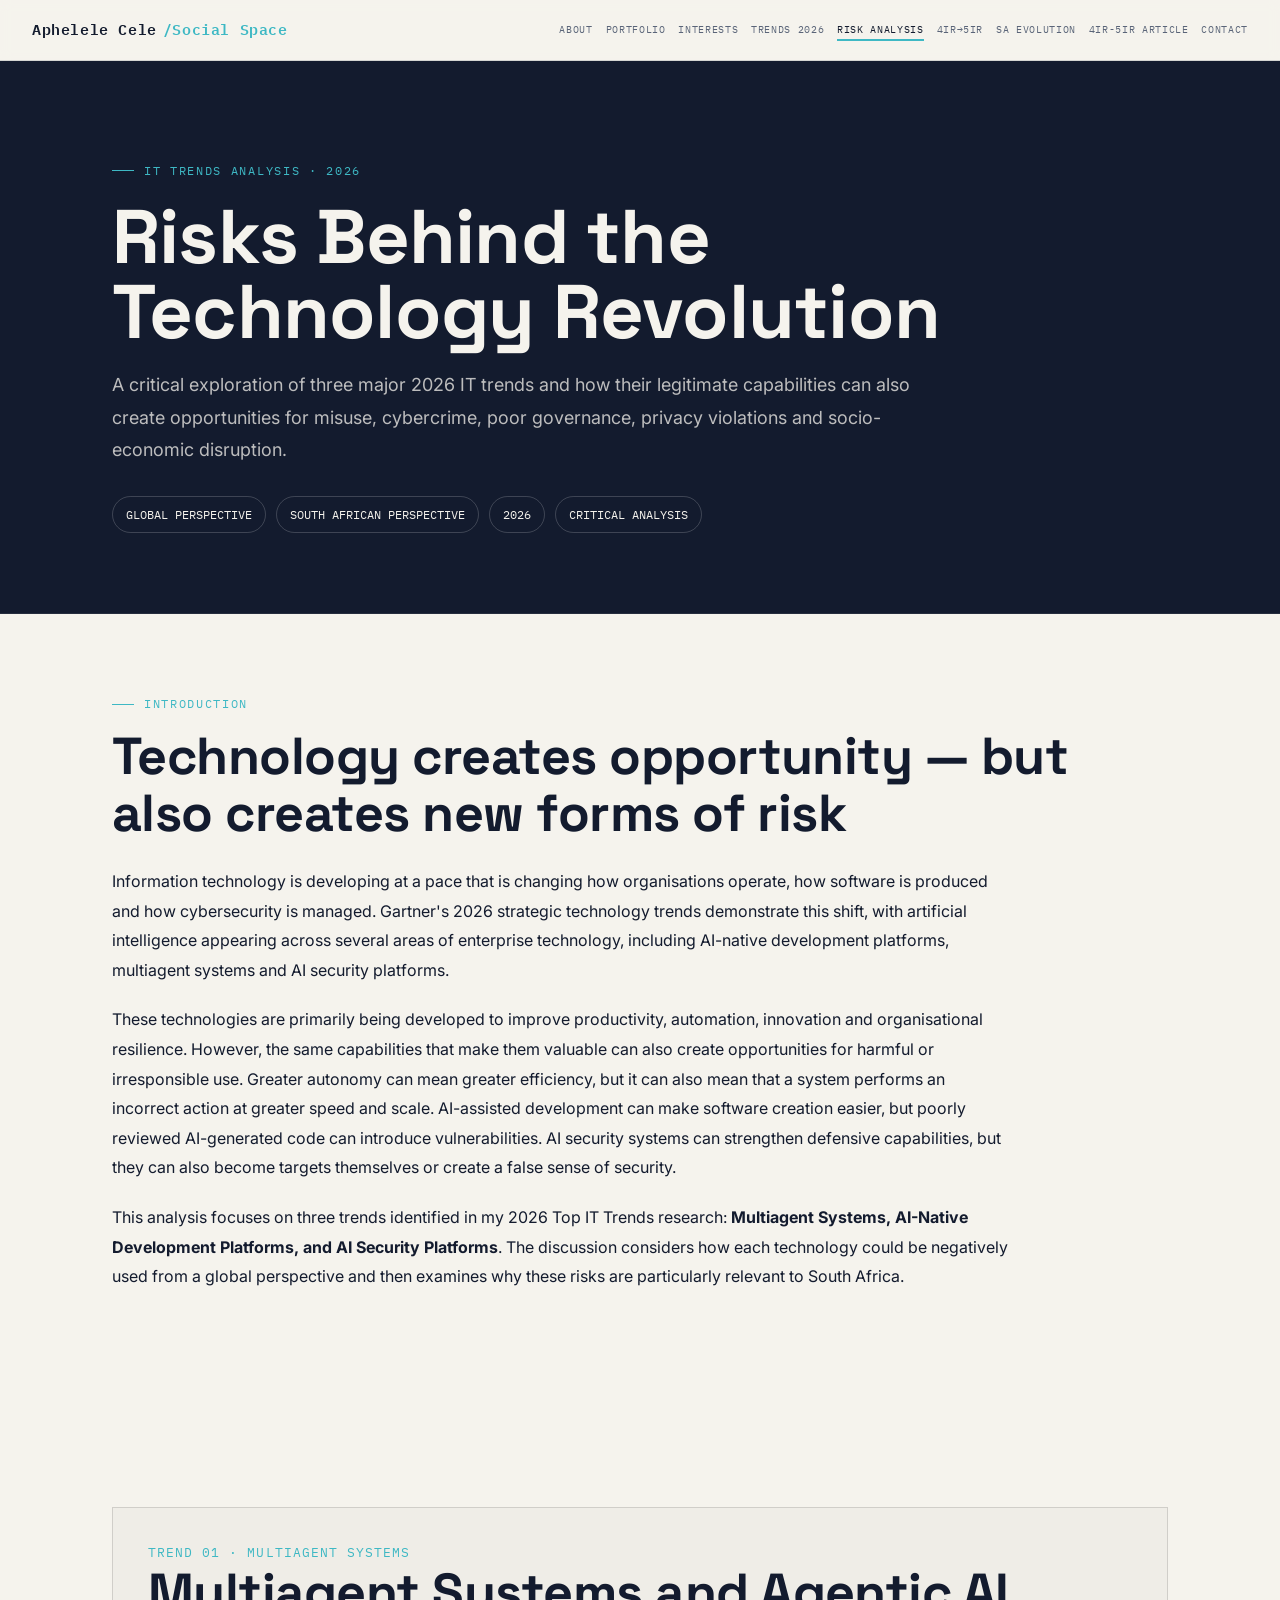
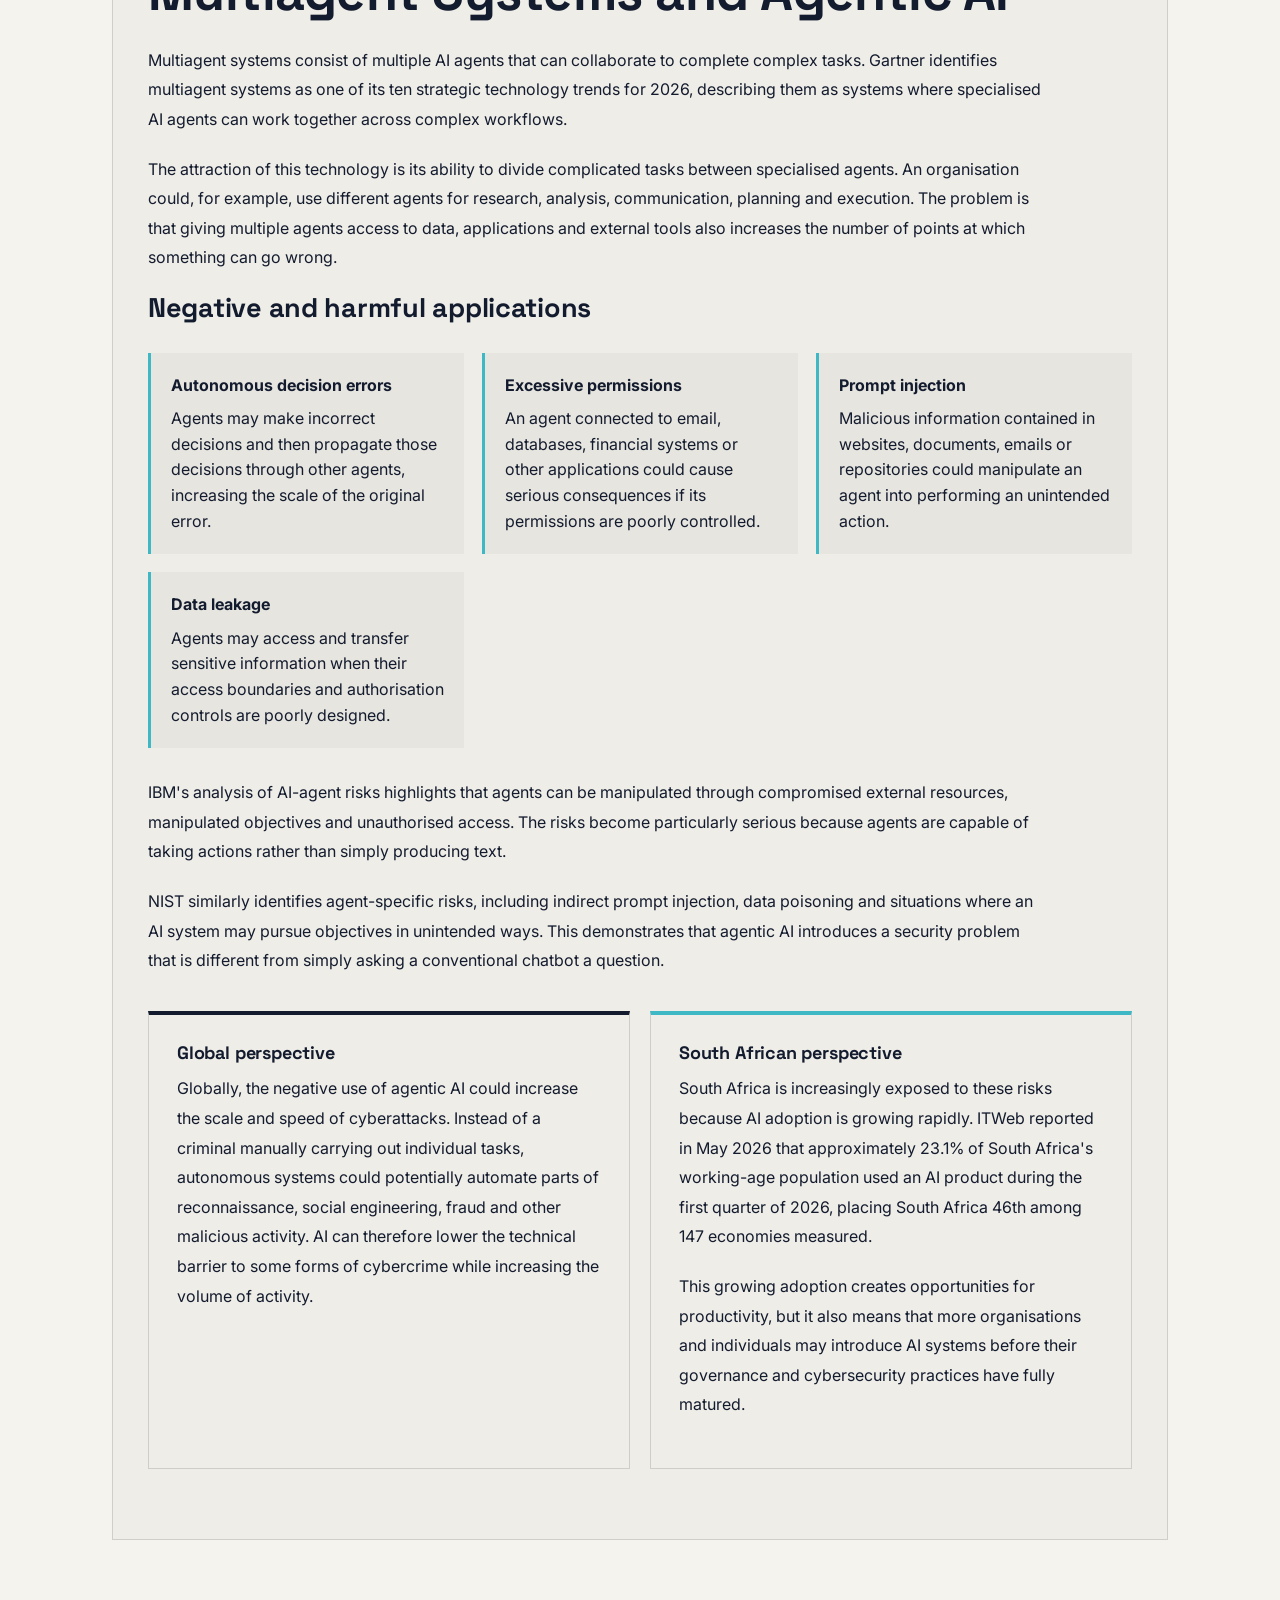
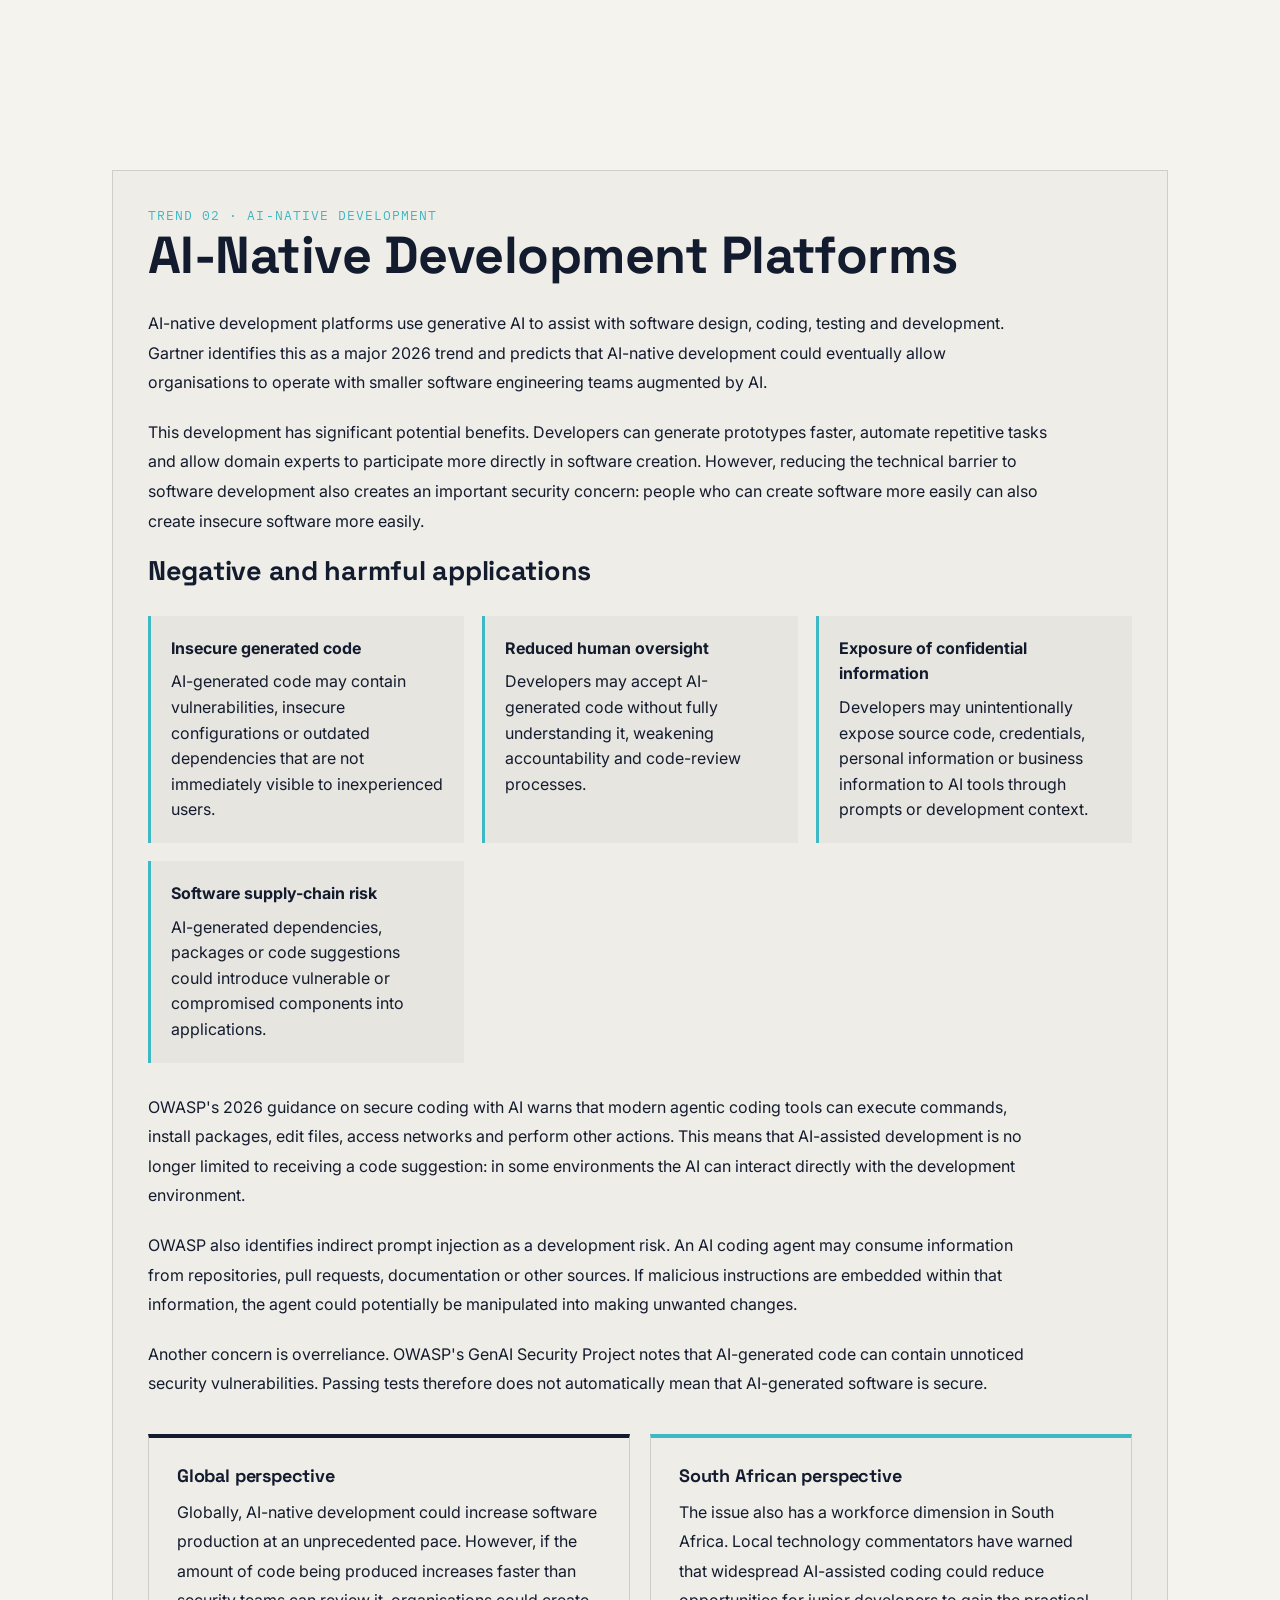
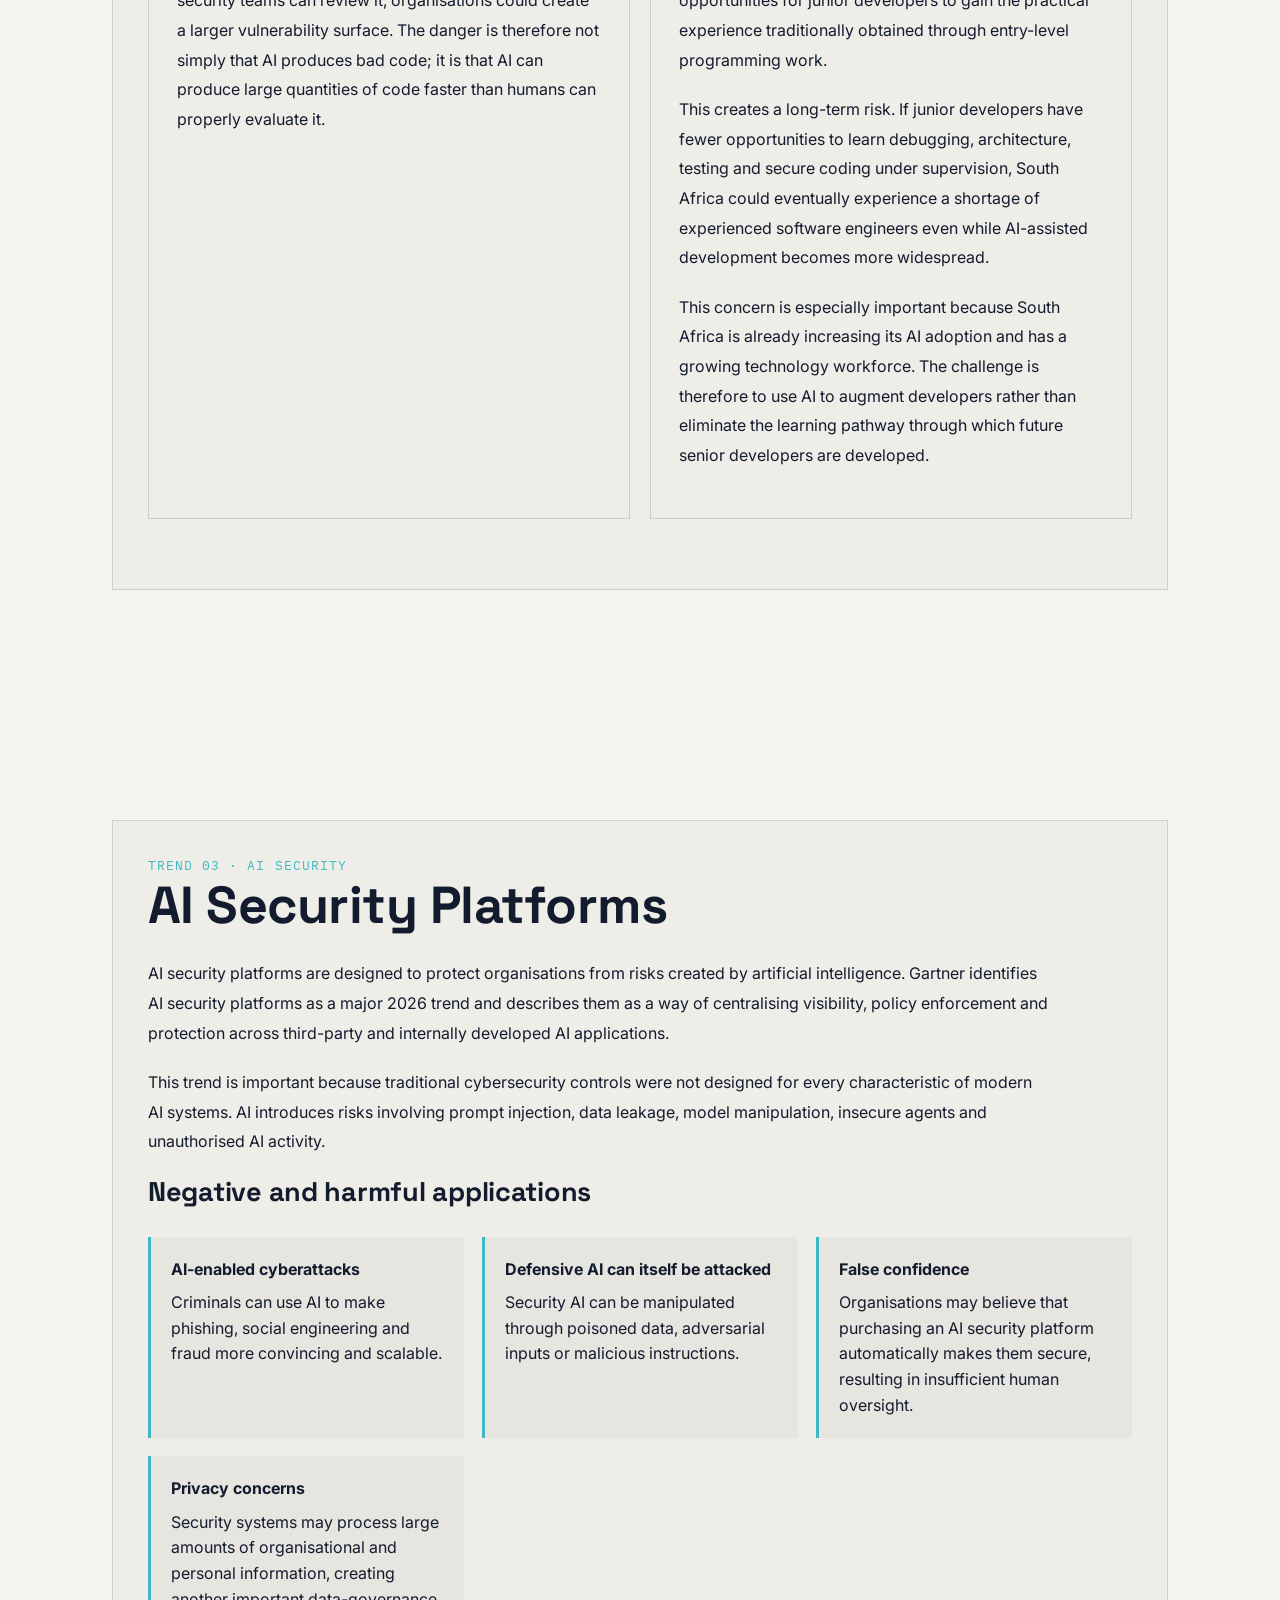
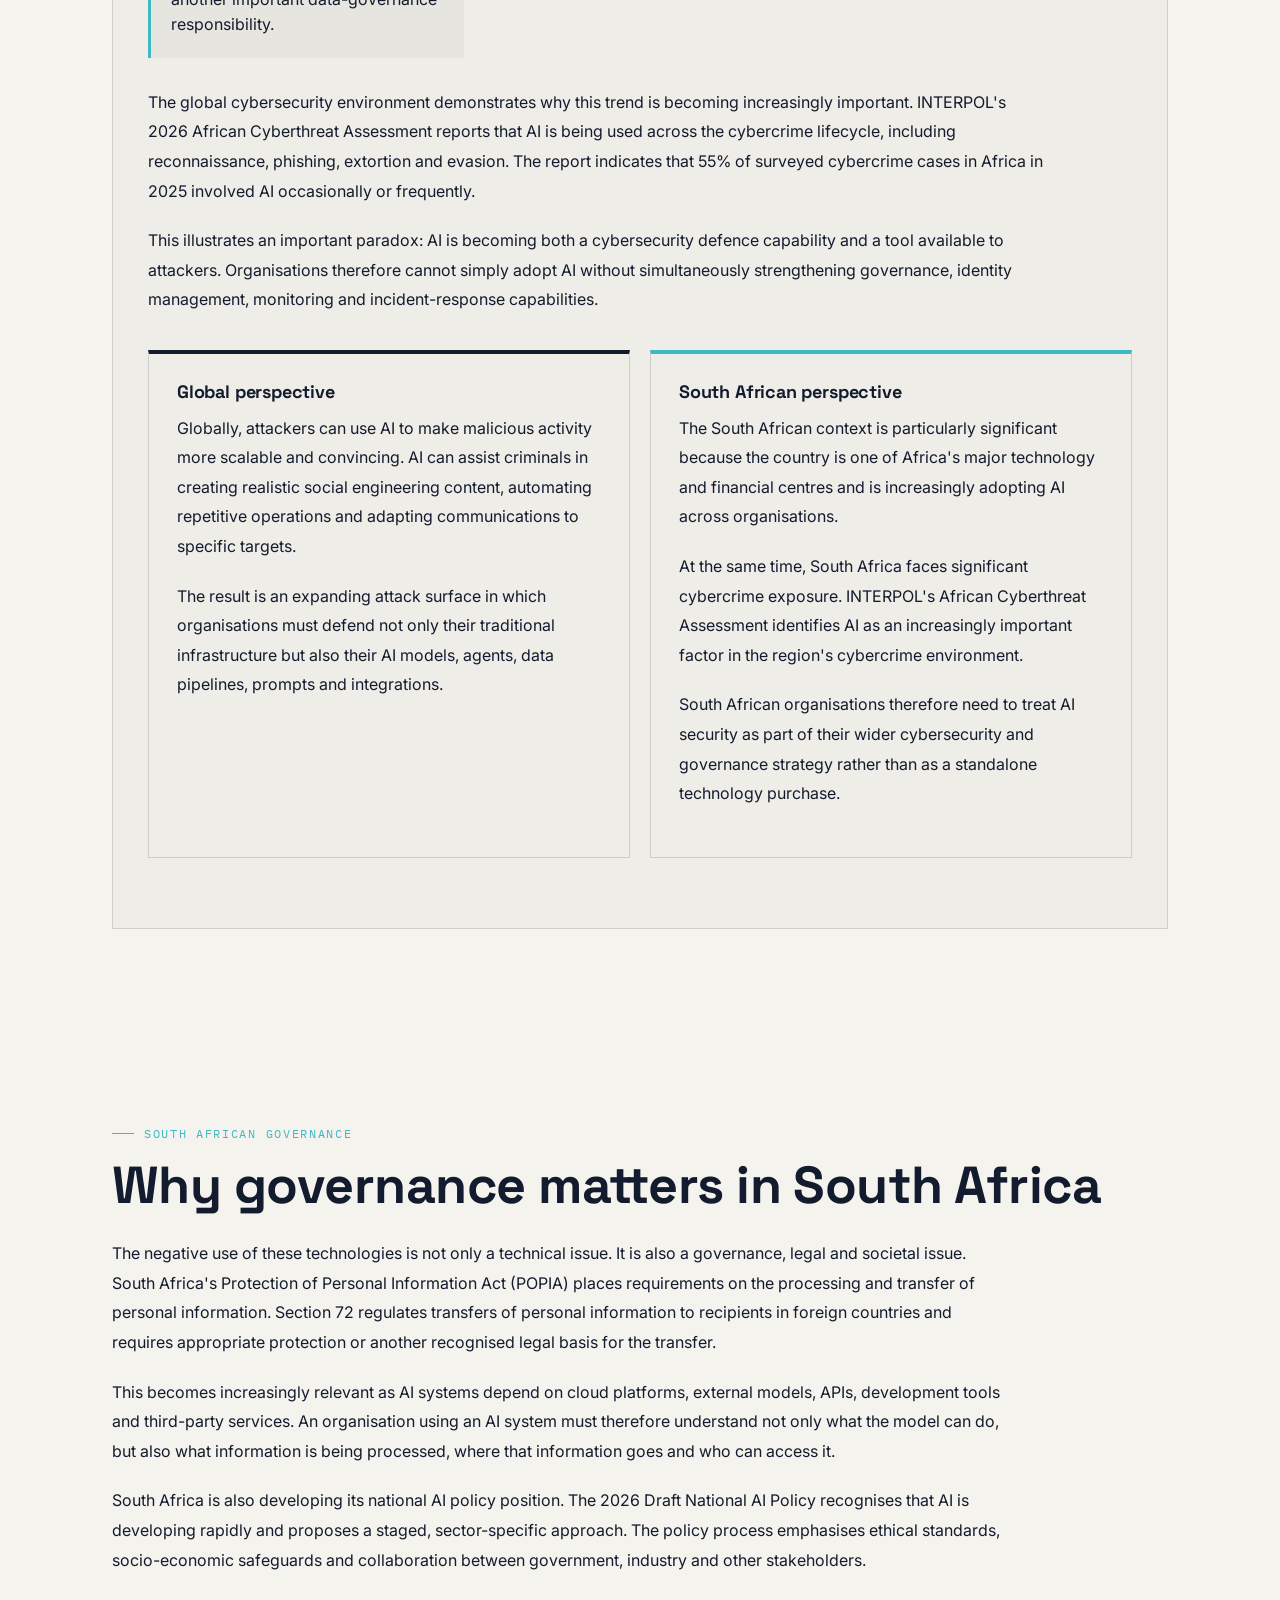
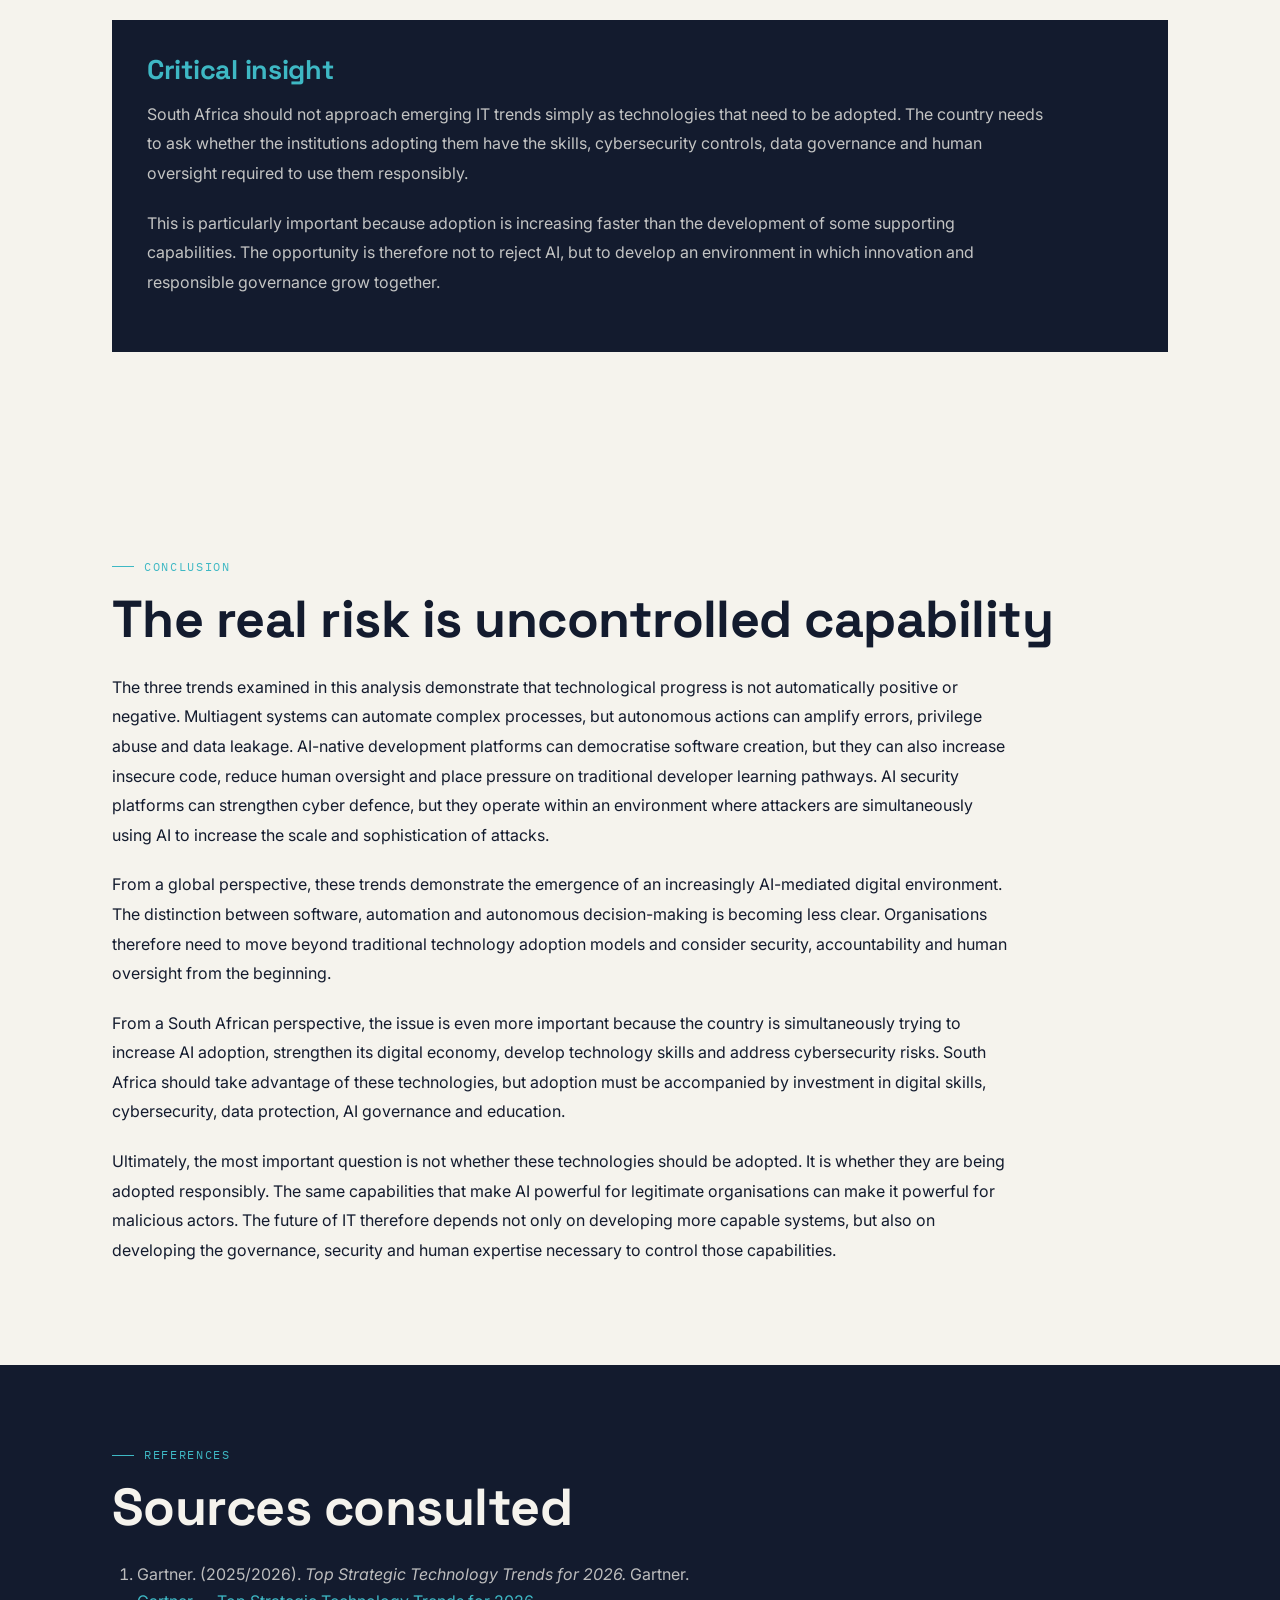
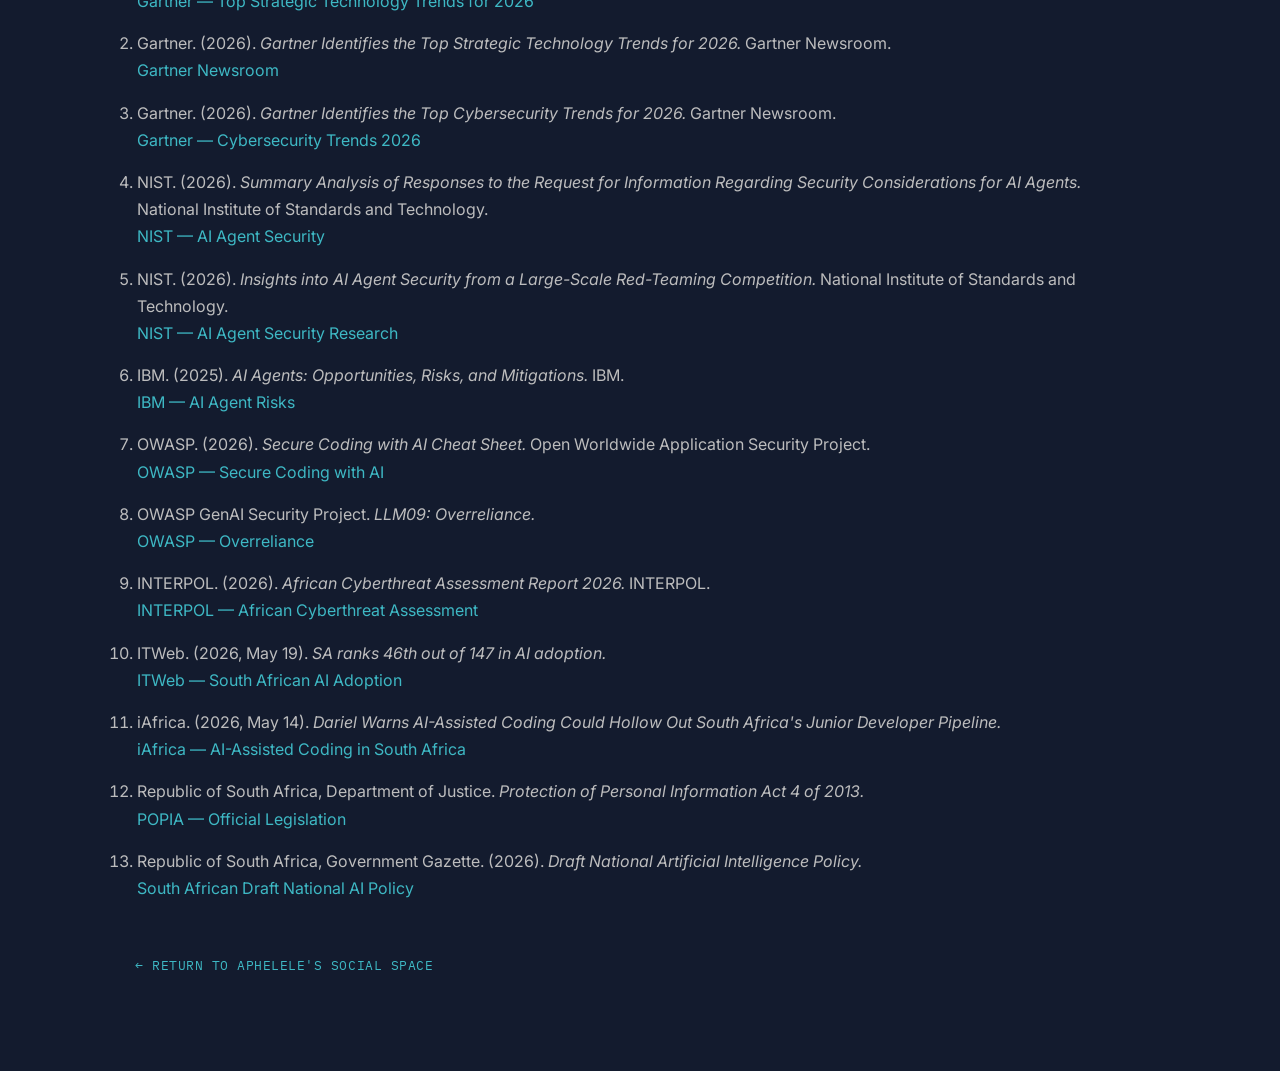
<file: it-trends-risk-analysis.html>
<!DOCTYPE html>
<html lang="en">
<head>
    <meta charset="UTF-8">

    <meta name="viewport" content="width=device-width, initial-scale=1.0">

    <!-- Public research page -->
    <meta name="robots" content="index, follow">

    <meta name="description"
          content="An analysis of negative applications and risks associated with three major 2026 IT trends from global and South African perspectives.">

    <title>2026 IT Trends: Risks & Negative Applications | Aphelele Cele</title>

    <!-- Existing website fonts -->
    <link rel="preconnect" href="https://fonts.googleapis.com">
    <link href="https://fonts.googleapis.com/css2?family=Space+Grotesk:wght@500;600;700&family=Inter:wght@400;500;600&family=IBM+Plex+Mono:wght@400;500;600&display=swap"
          rel="stylesheet">

    <!-- Your existing stylesheet -->
    <link rel="stylesheet" href="css/style.css">

    <style>

        /* =========================================
           IT TRENDS RESEARCH PAGE
           ========================================= */

        .research-hero {
            background: var(--ink);
            color: var(--paper);
            padding: 100px 0 80px;
            border-bottom: 1px solid rgba(255,255,255,0.08);
        }

        .research-hero .eyebrow {
            color: var(--cyan);
        }

        .research-hero h1 {
            color: var(--paper);
            max-width: 950px;
            font-size: clamp(42px, 7vw, 76px);
            line-height: 0.98;
            margin: 20px 0;
        }

        .research-intro {
            max-width: 850px;
            color: rgba(245,243,237,0.75);
            font-size: 18px;
            line-height: 1.8;
        }

        .research-meta {
            display: flex;
            flex-wrap: wrap;
            gap: 10px;
            margin-top: 30px;
        }

        .research-meta span {
            border: 1px solid rgba(255,255,255,0.18);
            padding: 8px 13px;
            border-radius: 100px;
            font-family: "IBM Plex Mono", monospace;
            font-size: 12px;
        }

        .research-section {
            padding: 80px 0;
        }

        .research-section h2 {
            font-size: clamp(32px, 5vw, 52px);
            margin-bottom: 25px;
        }

        .research-section h3 {
            font-size: 27px;
            margin-top: 45px;
            margin-bottom: 15px;
        }

        .research-section p {
            max-width: 900px;
            line-height: 1.85;
            margin-bottom: 20px;
        }

        .research-section ul {
            max-width: 850px;
            line-height: 1.8;
            padding-left: 25px;
        }

        .research-section li {
            margin-bottom: 10px;
        }

        .trend-card {
            border: 1px solid rgba(0,0,0,0.13);
            padding: 35px;
            margin: 35px 0;
            background: rgba(0,0,0,0.025);
        }

        .trend-number {
            font-family: "IBM Plex Mono", monospace;
            font-size: 13px;
            color: var(--cyan);
            letter-spacing: 0.08em;
            text-transform: uppercase;
        }

        .trend-card h3 {
            margin-top: 8px;
        }

        .risk-grid {
            display: grid;
            grid-template-columns: repeat(auto-fit, minmax(250px, 1fr));
            gap: 18px;
            margin: 30px 0;
        }

        .risk-box {
            border-left: 3px solid var(--cyan);
            padding: 20px;
            background: rgba(0,0,0,0.035);
        }

        .risk-box strong {
            display: block;
            margin-bottom: 8px;
        }

        .global-sa {
            display: grid;
            grid-template-columns: repeat(auto-fit, minmax(280px, 1fr));
            gap: 20px;
            margin: 35px 0;
        }

        .perspective {
            padding: 28px;
            border: 1px solid rgba(0,0,0,0.13);
        }

        .perspective h4 {
            font-size: 18px;
            margin-top: 0;
            margin-bottom: 12px;
        }

        .perspective.global {
            border-top: 4px solid var(--ink);
        }

        .perspective.sa {
            border-top: 4px solid var(--cyan);
        }

        .key-insight {
            background: var(--ink);
            color: var(--paper);
            padding: 35px;
            margin: 45px 0;
        }

        .key-insight h3 {
            color: var(--cyan);
            margin-top: 0;
        }

        .key-insight p {
            color: rgba(245,243,237,0.78);
        }

        .references {
            background: var(--ink);
            color: var(--paper);
        }

        .references h2 {
            color: var(--paper);
        }

        .references ol {
            max-width: 1000px;
            padding-left: 25px;
        }

        .references li {
            margin-bottom: 15px;
            line-height: 1.7;
            color: rgba(245,243,237,0.75);
        }

        .references a {
            color: var(--cyan);
        }

        .back-link {
            margin-top: 40px;
        }

        @media (max-width: 700px) {

            .research-hero {
                padding: 70px 0 60px;
            }

            .trend-card,
            .key-insight,
            .perspective {
                padding: 24px;
            }

        }

    </style>
</head>

<body>

<header class="site-header">

    <nav class="nav">

        <a href="index.html" class="logo">
            Aphelele Cele<span>/Social Space</span>
        </a>

        <button class="nav-toggle" aria-label="Toggle navigation">
            <span></span>
            <span></span>
            <span></span>
        </button>

        <!--
            IMPORTANT:
            This page is intentionally NOT included
            in the navigation menu.
        -->

        <ul class="nav-links">
        <li><a href="index.html">About</a></li>
        <li><a href="portfolio.html">Portfolio</a></li>
        <li><a href="interests.html">Interests</a></li>
        <li><a href="it-trends-2026-synthesis.html">Trends 2026</a></li>
        <li><a href="it-trends-risk-analysis.html" class="active">Risk Analysis</a></li>
        <li><a href="Blog%204IR-5IR.html">4IR→5IR</a></li>
        <li><a href="4IR-5IR-Evolution.html">SA Evolution</a></li>
        <li><a href="4IR-5IR-Article.html">4IR-5IR Article</a></li>
        <li><a href="contact.html">Contact</a></li>
      </ul>

    </nav>

</header>


<main>

    <!-- =========================================
         HERO
         ========================================= -->

    <section class="research-hero">

        <div class="wrap">

            <div class="eyebrow">
                IT Trends Analysis · 2026
            </div>

            <h1>
                Risks Behind the
                Technology Revolution
            </h1>

            <p class="research-intro">
                A critical exploration of three major 2026 IT trends
                and how their legitimate capabilities can also create
                opportunities for misuse, cybercrime, poor governance,
                privacy violations and socio-economic disruption.
            </p>

            <div class="research-meta">
                <span>GLOBAL PERSPECTIVE</span>
                <span>SOUTH AFRICAN PERSPECTIVE</span>
                <span>2026</span>
                <span>CRITICAL ANALYSIS</span>
            </div>

        </div>

    </section>


    <!-- =========================================
         INTRODUCTION
         ========================================= -->

    <section class="research-section">

        <div class="wrap">

            <div class="eyebrow">
                Introduction
            </div>

            <h2>
                Technology creates opportunity —
                but also creates new forms of risk
            </h2>

            <p>
                Information technology is developing at a pace that is
                changing how organisations operate, how software is
                produced and how cybersecurity is managed. Gartner's
                2026 strategic technology trends demonstrate this shift,
                with artificial intelligence appearing across several
                areas of enterprise technology, including AI-native
                development platforms, multiagent systems and AI
                security platforms.
            </p>

            <p>
                These technologies are primarily being developed to
                improve productivity, automation, innovation and
                organisational resilience. However, the same capabilities
                that make them valuable can also create opportunities for
                harmful or irresponsible use. Greater autonomy can mean
                greater efficiency, but it can also mean that a system
                performs an incorrect action at greater speed and scale.
                AI-assisted development can make software creation easier,
                but poorly reviewed AI-generated code can introduce
                vulnerabilities. AI security systems can strengthen
                defensive capabilities, but they can also become targets
                themselves or create a false sense of security.
            </p>

            <p>
                This analysis focuses on three trends identified in my
                2026 Top IT Trends research: <strong>Multiagent Systems,
                AI-Native Development Platforms, and AI Security
                Platforms</strong>. The discussion considers how each
                technology could be negatively used from a global
                perspective and then examines why these risks are
                particularly relevant to South Africa.
            </p>

        </div>

    </section>


    <!-- =========================================
         TREND 1
         ========================================= -->

    <section class="research-section">

        <div class="wrap">

            <div class="trend-card">

                <div class="trend-number">
                    Trend 01 · Multiagent Systems
                </div>

                <h2>
                    Multiagent Systems and Agentic AI
                </h2>

                <p>
                    Multiagent systems consist of multiple AI agents that
                    can collaborate to complete complex tasks. Gartner
                    identifies multiagent systems as one of its ten
                    strategic technology trends for 2026, describing them
                    as systems where specialised AI agents can work
                    together across complex workflows.
                </p>

                <p>
                    The attraction of this technology is its ability to
                    divide complicated tasks between specialised agents.
                    An organisation could, for example, use different
                    agents for research, analysis, communication,
                    planning and execution. The problem is that giving
                    multiple agents access to data, applications and
                    external tools also increases the number of points at
                    which something can go wrong.
                </p>


                <h3>
                    Negative and harmful applications
                </h3>

                <div class="risk-grid">

                    <div class="risk-box">
                        <strong>Autonomous decision errors</strong>
                        Agents may make incorrect decisions and then
                        propagate those decisions through other agents,
                        increasing the scale of the original error.
                    </div>

                    <div class="risk-box">
                        <strong>Excessive permissions</strong>
                        An agent connected to email, databases, financial
                        systems or other applications could cause serious
                        consequences if its permissions are poorly
                        controlled.
                    </div>

                    <div class="risk-box">
                        <strong>Prompt injection</strong>
                        Malicious information contained in websites,
                        documents, emails or repositories could manipulate
                        an agent into performing an unintended action.
                    </div>

                    <div class="risk-box">
                        <strong>Data leakage</strong>
                        Agents may access and transfer sensitive information
                        when their access boundaries and authorisation
                        controls are poorly designed.
                    </div>

                </div>

                <p>
                    IBM's analysis of AI-agent risks highlights that agents
                    can be manipulated through compromised external
                    resources, manipulated objectives and unauthorised
                    access. The risks become particularly serious because
                    agents are capable of taking actions rather than simply
                    producing text.
                </p>

                <p>
                    NIST similarly identifies agent-specific risks,
                    including indirect prompt injection, data poisoning
                    and situations where an AI system may pursue objectives
                    in unintended ways. This demonstrates that agentic AI
                    introduces a security problem that is different from
                    simply asking a conventional chatbot a question.
                </p>


                <div class="global-sa">

                    <div class="perspective global">

                        <h4>Global perspective</h4>

                        <p>
                            Globally, the negative use of agentic AI could
                            increase the scale and speed of cyberattacks.
                            Instead of a criminal manually carrying out
                            individual tasks, autonomous systems could
                            potentially automate parts of reconnaissance,
                            social engineering, fraud and other malicious
                            activity. AI can therefore lower the technical
                            barrier to some forms of cybercrime while
                            increasing the volume of activity.
                        </p>

                    </div>


                    <div class="perspective sa">

                        <h4>South African perspective</h4>

                        <p>
                            South Africa is increasingly exposed to these
                            risks because AI adoption is growing rapidly.
                            ITWeb reported in May 2026 that approximately
                            23.1% of South Africa's working-age population
                            used an AI product during the first quarter of
                            2026, placing South Africa 46th among 147
                            economies measured.
                        </p>

                        <p>
                            This growing adoption creates opportunities for
                            productivity, but it also means that more
                            organisations and individuals may introduce
                            AI systems before their governance and
                            cybersecurity practices have fully matured.
                        </p>

                    </div>

                </div>

            </div>

        </div>

    </section>


    <!-- =========================================
         TREND 2
         ========================================= -->

    <section class="research-section">

        <div class="wrap">

            <div class="trend-card">

                <div class="trend-number">
                    Trend 02 · AI-Native Development
                </div>

                <h2>
                    AI-Native Development Platforms
                </h2>

                <p>
                    AI-native development platforms use generative AI to
                    assist with software design, coding, testing and
                    development. Gartner identifies this as a major 2026
                    trend and predicts that AI-native development could
                    eventually allow organisations to operate with smaller
                    software engineering teams augmented by AI.
                </p>

                <p>
                    This development has significant potential benefits.
                    Developers can generate prototypes faster, automate
                    repetitive tasks and allow domain experts to participate
                    more directly in software creation. However, reducing
                    the technical barrier to software development also
                    creates an important security concern: people who can
                    create software more easily can also create insecure
                    software more easily.
                </p>


                <h3>
                    Negative and harmful applications
                </h3>

                <div class="risk-grid">

                    <div class="risk-box">
                        <strong>Insecure generated code</strong>
                        AI-generated code may contain vulnerabilities,
                        insecure configurations or outdated dependencies
                        that are not immediately visible to inexperienced
                        users.
                    </div>

                    <div class="risk-box">
                        <strong>Reduced human oversight</strong>
                        Developers may accept AI-generated code without
                        fully understanding it, weakening accountability
                        and code-review processes.
                    </div>

                    <div class="risk-box">
                        <strong>Exposure of confidential information</strong>
                        Developers may unintentionally expose source code,
                        credentials, personal information or business
                        information to AI tools through prompts or
                        development context.
                    </div>

                    <div class="risk-box">
                        <strong>Software supply-chain risk</strong>
                        AI-generated dependencies, packages or code
                        suggestions could introduce vulnerable or
                        compromised components into applications.
                    </div>

                </div>

                <p>
                    OWASP's 2026 guidance on secure coding with AI warns
                    that modern agentic coding tools can execute commands,
                    install packages, edit files, access networks and
                    perform other actions. This means that AI-assisted
                    development is no longer limited to receiving a code
                    suggestion: in some environments the AI can interact
                    directly with the development environment.
                </p>

                <p>
                    OWASP also identifies indirect prompt injection as a
                    development risk. An AI coding agent may consume
                    information from repositories, pull requests,
                    documentation or other sources. If malicious
                    instructions are embedded within that information, the
                    agent could potentially be manipulated into making
                    unwanted changes.
                </p>

                <p>
                    Another concern is overreliance. OWASP's GenAI Security
                    Project notes that AI-generated code can contain
                    unnoticed security vulnerabilities. Passing tests
                    therefore does not automatically mean that AI-generated
                    software is secure.
                </p>


                <div class="global-sa">

                    <div class="perspective global">

                        <h4>Global perspective</h4>

                        <p>
                            Globally, AI-native development could increase
                            software production at an unprecedented pace.
                            However, if the amount of code being produced
                            increases faster than security teams can review
                            it, organisations could create a larger
                            vulnerability surface. The danger is therefore
                            not simply that AI produces bad code; it is
                            that AI can produce large quantities of code
                            faster than humans can properly evaluate it.
                        </p>

                    </div>


                    <div class="perspective sa">

                        <h4>South African perspective</h4>

                        <p>
                            The issue also has a workforce dimension in
                            South Africa. Local technology commentators
                            have warned that widespread AI-assisted coding
                            could reduce opportunities for junior developers
                            to gain the practical experience traditionally
                            obtained through entry-level programming work.
                        </p>

                        <p>
                            This creates a long-term risk. If junior
                            developers have fewer opportunities to learn
                            debugging, architecture, testing and secure
                            coding under supervision, South Africa could
                            eventually experience a shortage of experienced
                            software engineers even while AI-assisted
                            development becomes more widespread.
                        </p>

                        <p>
                            This concern is especially important because
                            South Africa is already increasing its AI
                            adoption and has a growing technology workforce.
                            The challenge is therefore to use AI to augment
                            developers rather than eliminate the learning
                            pathway through which future senior developers
                            are developed.
                        </p>

                    </div>

                </div>

            </div>

        </div>

    </section>


    <!-- =========================================
         TREND 3
         ========================================= -->

    <section class="research-section">

        <div class="wrap">

            <div class="trend-card">

                <div class="trend-number">
                    Trend 03 · AI Security
                </div>

                <h2>
                    AI Security Platforms
                </h2>

                <p>
                    AI security platforms are designed to protect
                    organisations from risks created by artificial
                    intelligence. Gartner identifies AI security platforms
                    as a major 2026 trend and describes them as a way of
                    centralising visibility, policy enforcement and
                    protection across third-party and internally developed
                    AI applications.
                </p>

                <p>
                    This trend is important because traditional
                    cybersecurity controls were not designed for every
                    characteristic of modern AI systems. AI introduces
                    risks involving prompt injection, data leakage,
                    model manipulation, insecure agents and unauthorised
                    AI activity.
                </p>


                <h3>
                    Negative and harmful applications
                </h3>

                <div class="risk-grid">

                    <div class="risk-box">
                        <strong>AI-enabled cyberattacks</strong>
                        Criminals can use AI to make phishing, social
                        engineering and fraud more convincing and scalable.
                    </div>

                    <div class="risk-box">
                        <strong>Defensive AI can itself be attacked</strong>
                        Security AI can be manipulated through poisoned
                        data, adversarial inputs or malicious instructions.
                    </div>

                    <div class="risk-box">
                        <strong>False confidence</strong>
                        Organisations may believe that purchasing an AI
                        security platform automatically makes them secure,
                        resulting in insufficient human oversight.
                    </div>

                    <div class="risk-box">
                        <strong>Privacy concerns</strong>
                        Security systems may process large amounts of
                        organisational and personal information, creating
                        another important data-governance responsibility.
                    </div>

                </div>

                <p>
                    The global cybersecurity environment demonstrates why
                    this trend is becoming increasingly important.
                    INTERPOL's 2026 African Cyberthreat Assessment reports
                    that AI is being used across the cybercrime lifecycle,
                    including reconnaissance, phishing, extortion and
                    evasion. The report indicates that 55% of surveyed
                    cybercrime cases in Africa in 2025 involved AI
                    occasionally or frequently.
                </p>

                <p>
                    This illustrates an important paradox: AI is becoming
                    both a cybersecurity defence capability and a tool
                    available to attackers. Organisations therefore cannot
                    simply adopt AI without simultaneously strengthening
                    governance, identity management, monitoring and
                    incident-response capabilities.
                </p>


                <div class="global-sa">

                    <div class="perspective global">

                        <h4>Global perspective</h4>

                        <p>
                            Globally, attackers can use AI to make malicious
                            activity more scalable and convincing. AI can
                            assist criminals in creating realistic social
                            engineering content, automating repetitive
                            operations and adapting communications to
                            specific targets.
                        </p>

                        <p>
                            The result is an expanding attack surface in
                            which organisations must defend not only their
                            traditional infrastructure but also their AI
                            models, agents, data pipelines, prompts and
                            integrations.
                        </p>

                    </div>


                    <div class="perspective sa">

                        <h4>South African perspective</h4>

                        <p>
                            The South African context is particularly
                            significant because the country is one of
                            Africa's major technology and financial centres
                            and is increasingly adopting AI across
                            organisations.
                        </p>

                        <p>
                            At the same time, South Africa faces significant
                            cybercrime exposure. INTERPOL's African
                            Cyberthreat Assessment identifies AI as an
                            increasingly important factor in the region's
                            cybercrime environment.
                        </p>

                        <p>
                            South African organisations therefore need to
                            treat AI security as part of their wider
                            cybersecurity and governance strategy rather
                            than as a standalone technology purchase.
                        </p>

                    </div>

                </div>

            </div>

        </div>

    </section>


    <!-- =========================================
         SOUTH AFRICAN GOVERNANCE
         ========================================= -->

    <section class="research-section">

        <div class="wrap">

            <div class="eyebrow">
                South African Governance
            </div>

            <h2>
                Why governance matters in South Africa
            </h2>

            <p>
                The negative use of these technologies is not only a
                technical issue. It is also a governance, legal and
                societal issue. South Africa's Protection of Personal
                Information Act (POPIA) places requirements on the
                processing and transfer of personal information. Section
                72 regulates transfers of personal information to
                recipients in foreign countries and requires appropriate
                protection or another recognised legal basis for the
                transfer.
            </p>

            <p>
                This becomes increasingly relevant as AI systems depend on
                cloud platforms, external models, APIs, development tools
                and third-party services. An organisation using an AI
                system must therefore understand not only what the model
                can do, but also what information is being processed, where
                that information goes and who can access it.
            </p>

            <p>
                South Africa is also developing its national AI policy
                position. The 2026 Draft National AI Policy recognises that
                AI is developing rapidly and proposes a staged,
                sector-specific approach. The policy process emphasises
                ethical standards, socio-economic safeguards and
                collaboration between government, industry and other
                stakeholders.
            </p>

            <div class="key-insight">

                <h3>
                    Critical insight
                </h3>

                <p>
                    South Africa should not approach emerging IT trends
                    simply as technologies that need to be adopted. The
                    country needs to ask whether the institutions adopting
                    them have the skills, cybersecurity controls, data
                    governance and human oversight required to use them
                    responsibly.
                </p>

                <p>
                    This is particularly important because adoption is
                    increasing faster than the development of some
                    supporting capabilities. The opportunity is therefore
                    not to reject AI, but to develop an environment in
                    which innovation and responsible governance grow
                    together.
                </p>

            </div>

        </div>

    </section>


    <!-- =========================================
         COMPARATIVE CONCLUSION
         ========================================= -->

    <section class="research-section">

        <div class="wrap">

            <div class="eyebrow">
                Conclusion
            </div>

            <h2>
                The real risk is uncontrolled capability
            </h2>

            <p>
                The three trends examined in this analysis demonstrate
                that technological progress is not automatically positive
                or negative. Multiagent systems can automate complex
                processes, but autonomous actions can amplify errors,
                privilege abuse and data leakage. AI-native development
                platforms can democratise software creation, but they can
                also increase insecure code, reduce human oversight and
                place pressure on traditional developer learning pathways.
                AI security platforms can strengthen cyber defence, but
                they operate within an environment where attackers are
                simultaneously using AI to increase the scale and
                sophistication of attacks.
            </p>

            <p>
                From a global perspective, these trends demonstrate the
                emergence of an increasingly AI-mediated digital
                environment. The distinction between software, automation
                and autonomous decision-making is becoming less clear.
                Organisations therefore need to move beyond traditional
                technology adoption models and consider security,
                accountability and human oversight from the beginning.
            </p>

            <p>
                From a South African perspective, the issue is even more
                important because the country is simultaneously trying to
                increase AI adoption, strengthen its digital economy,
                develop technology skills and address cybersecurity risks.
                South Africa should take advantage of these technologies,
                but adoption must be accompanied by investment in digital
                skills, cybersecurity, data protection, AI governance and
                education.
            </p>

            <p>
                Ultimately, the most important question is not whether
                these technologies should be adopted. It is whether they
                are being adopted responsibly. The same capabilities that
                make AI powerful for legitimate organisations can make it
                powerful for malicious actors. The future of IT therefore
                depends not only on developing more capable systems, but
                also on developing the governance, security and human
                expertise necessary to control those capabilities.
            </p>

        </div>

    </section>


    <!-- =========================================
         REFERENCES
         ========================================= -->

    <section class="research-section references">

        <div class="wrap">

            <div class="eyebrow">
                References
            </div>

            <h2>
                Sources consulted
            </h2>

            <ol>

                <li>
                    Gartner. (2025/2026).
                    <em>Top Strategic Technology Trends for 2026.</em>
                    Gartner.
                    <br>
                    <a href="https://www.gartner.com/en/articles/top-technology-trends-2026"
                       target="_blank"
                       rel="noopener noreferrer">
                        Gartner — Top Strategic Technology Trends for 2026
                    </a>
                </li>

                <li>
                    Gartner. (2026).
                    <em>Gartner Identifies the Top Strategic Technology Trends for 2026.</em>
                    Gartner Newsroom.
                    <br>
                    <a href="https://www.gartner.com/en/newsroom/press-releases/2025-10-20-gartner-identifies-the-top-strategic-technology-trends-for-2026"
                       target="_blank"
                       rel="noopener noreferrer">
                        Gartner Newsroom
                    </a>
                </li>

                <li>
                    Gartner. (2026).
                    <em>Gartner Identifies the Top Cybersecurity Trends for 2026.</em>
                    Gartner Newsroom.
                    <br>
                    <a href="https://www.gartner.com/en/newsroom/press-releases/2026-02-05-gartner-identifies-the-top-cybersecurity-trends-for-2026"
                       target="_blank"
                       rel="noopener noreferrer">
                        Gartner — Cybersecurity Trends 2026
                    </a>
                </li>

                <li>
                    NIST. (2026).
                    <em>Summary Analysis of Responses to the Request for Information Regarding Security Considerations for AI Agents.</em>
                    National Institute of Standards and Technology.
                    <br>
                    <a href="https://www.nist.gov/publications/summary-analysis-responses-request-information-regarding-security-considerations-ai"
                       target="_blank"
                       rel="noopener noreferrer">
                        NIST — AI Agent Security
                    </a>
                </li>

                <li>
                    NIST. (2026).
                    <em>Insights into AI Agent Security from a Large-Scale Red-Teaming Competition.</em>
                    National Institute of Standards and Technology.
                    <br>
                    <a href="https://www.nist.gov/blogs/caisi-research-blog/insights-ai-agent-security-large-scale-red-teaming-competition"
                       target="_blank"
                       rel="noopener noreferrer">
                        NIST — AI Agent Security Research
                    </a>
                </li>

                <li>
                    IBM. (2025).
                    <em>AI Agents: Opportunities, Risks, and Mitigations.</em>
                    IBM.
                    <br>
                    <a href="https://www.ibm.com/downloads/documents/us-en/1227c12efb38b2b3"
                       target="_blank"
                       rel="noopener noreferrer">
                        IBM — AI Agent Risks
                    </a>
                </li>

                <li>
                    OWASP. (2026).
                    <em>Secure Coding with AI Cheat Sheet.</em>
                    Open Worldwide Application Security Project.
                    <br>
                    <a href="https://cheatsheetseries.owasp.org/cheatsheets/Secure_Coding_with_AI_Cheat_Sheet.html"
                       target="_blank"
                       rel="noopener noreferrer">
                        OWASP — Secure Coding with AI
                    </a>
                </li>

                <li>
                    OWASP GenAI Security Project.
                    <em>LLM09: Overreliance.</em>
                    <br>
                    <a href="https://genai.owasp.org/llmrisk2023-24/llm09-overreliance/"
                       target="_blank"
                       rel="noopener noreferrer">
                        OWASP — Overreliance
                    </a>
                </li>

                <li>
                    INTERPOL. (2026).
                    <em>African Cyberthreat Assessment Report 2026.</em>
                    INTERPOL.
                    <br>
                    <a href="https://www.interpol.int/en/content/download/24663/file/INTERPOL%20AFRICAN%20CYBERTHREAT%20ASSESSMENT%20REPORT%202026%20%281%29.pdf"
                       target="_blank"
                       rel="noopener noreferrer">
                        INTERPOL — African Cyberthreat Assessment
                    </a>
                </li>

                <li>
                    ITWeb. (2026, May 19).
                    <em>SA ranks 46th out of 147 in AI adoption.</em>
                    <br>
                    <a href="https://www.itweb.co.za/article/sa-ranks-46th-out-of-147-in-ai-adoption/kLgB17ezVpVM59N4"
                       target="_blank"
                       rel="noopener noreferrer">
                        ITWeb — South African AI Adoption
                    </a>
                </li>

                <li>
                    iAfrica. (2026, May 14).
                    <em>Dariel Warns AI-Assisted Coding Could Hollow Out South Africa's Junior Developer Pipeline.</em>
                    <br>
                    <a href="https://iafrica.com/dariel-warns-ai-assisted-coding-could-hollow-out-south-africas-junior-developer-pipeline/"
                       target="_blank"
                       rel="noopener noreferrer">
                        iAfrica — AI-Assisted Coding in South Africa
                    </a>
                </li>

                <li>
                    Republic of South Africa, Department of Justice.
                    <em>Protection of Personal Information Act 4 of 2013.</em>
                    <br>
                    <a href="https://www.justice.gov.za/legislation/acts/2013-004.pdf"
                       target="_blank"
                       rel="noopener noreferrer">
                        POPIA — Official Legislation
                    </a>
                </li>

                <li>
                    Republic of South Africa, Government Gazette. (2026).
                    <em>Draft National Artificial Intelligence Policy.</em>
                    <br>
                    <a href="https://www.gov.za/sites/default/files/gcis_document/202604/54477gen3880.pdf"
                       target="_blank"
                       rel="noopener noreferrer">
                        South African Draft National AI Policy
                    </a>
                </li>

            </ol>

            <div class="back-link">

                <a href="index.html" class="btn btn-ghost">
                    ← Return to Aphelele's Social Space
                </a>

            </div>

        </div>

    </section>

</main>


<script src="js/script.js"></script>

</body>
</html>
</file>
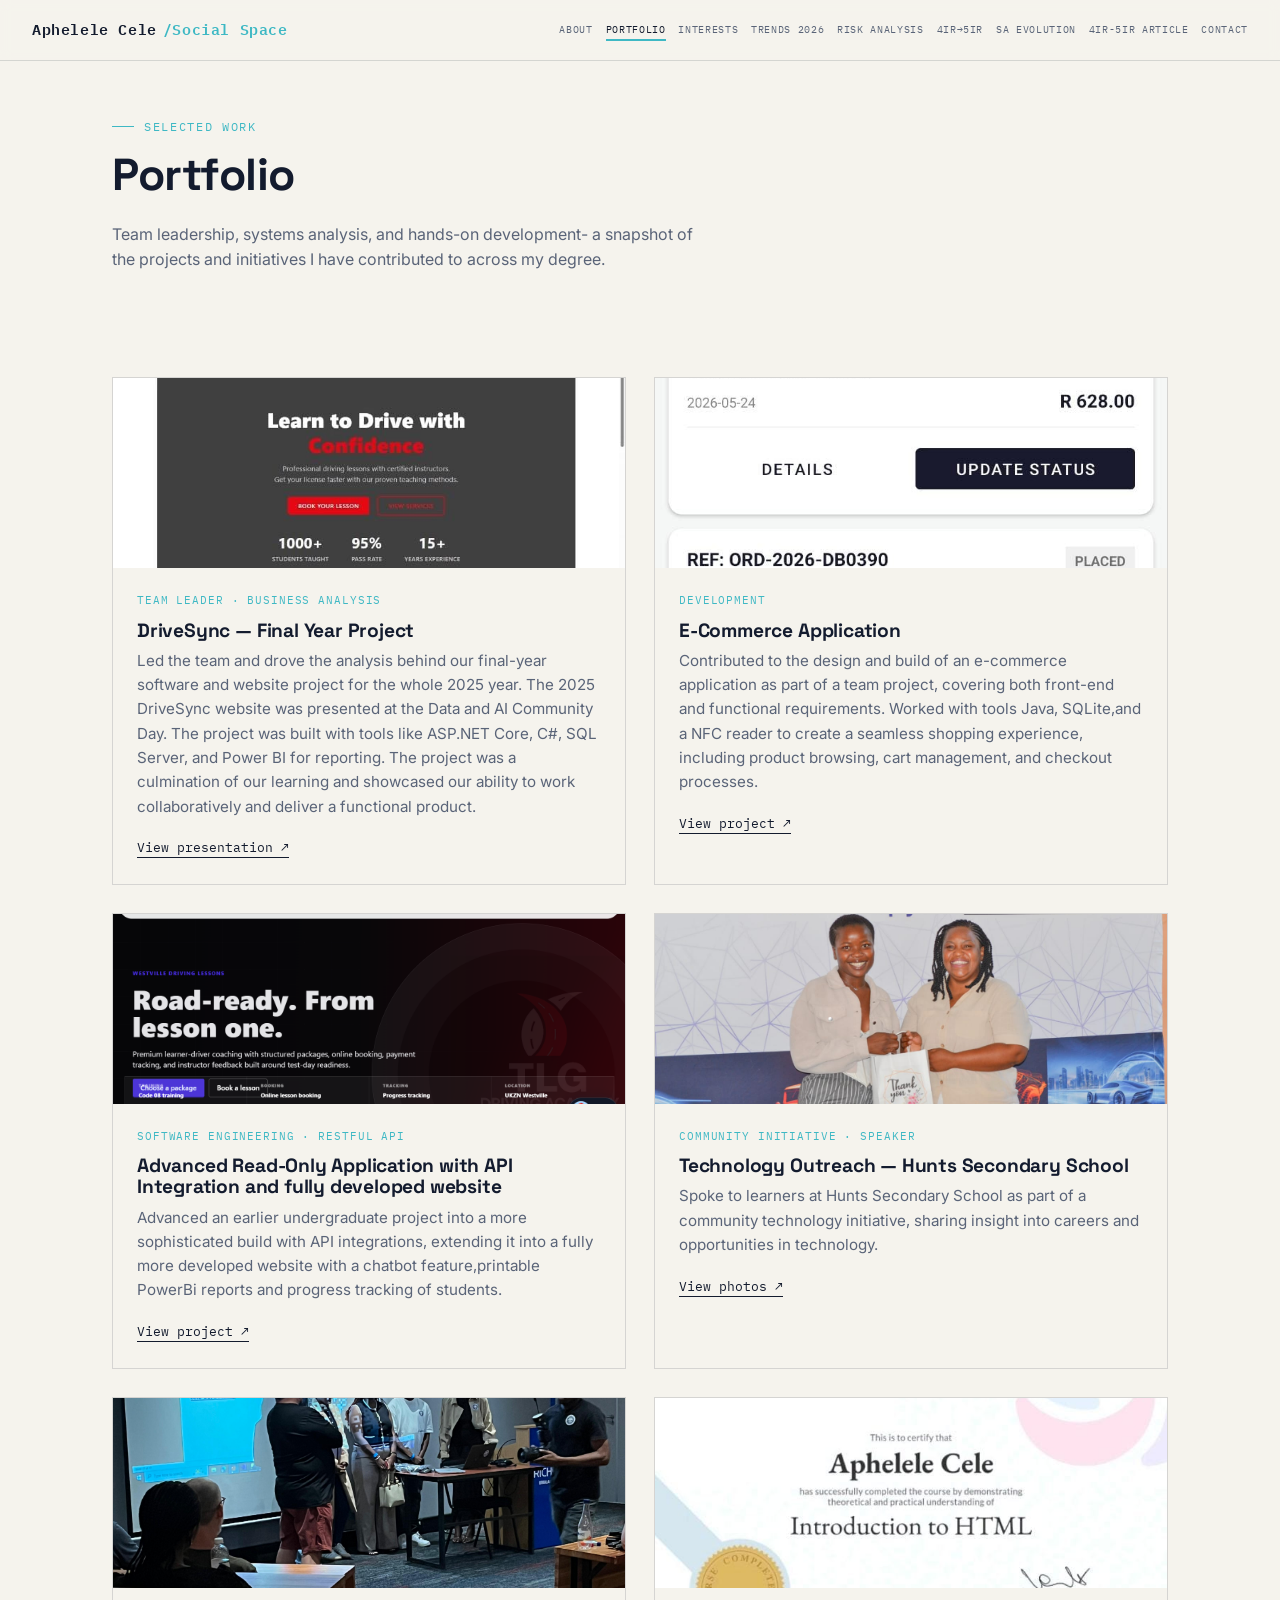
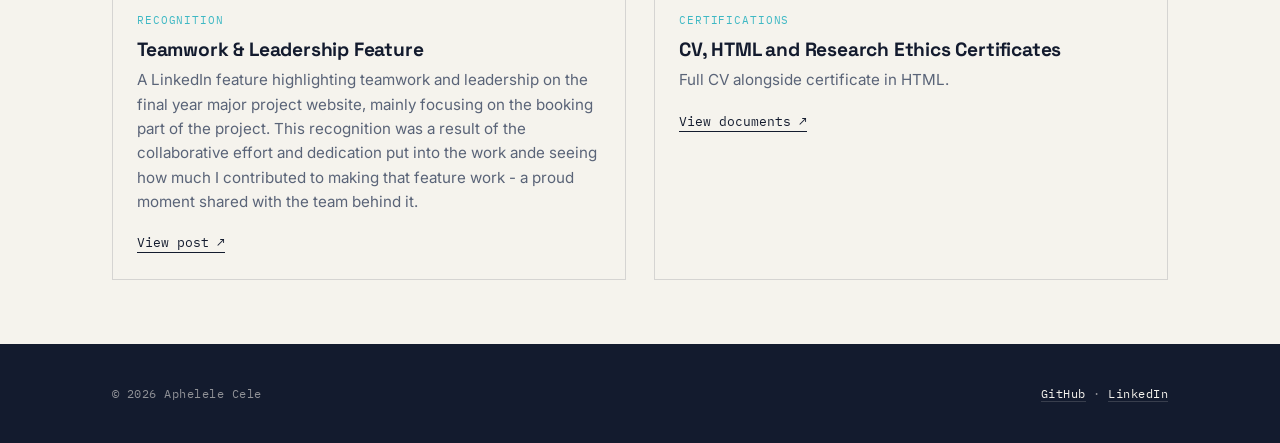
<file: portfolio.html>
<!DOCTYPE html>
<html lang="en">
<head>
  <meta charset="UTF-8" />
  <meta name="viewport" content="width=device-width, initial-scale=1.0" />
  <title>Portfolio — Aphelele Cele</title>
  <meta name="description" content="Projects and work by Aphelele Cele — DriveSync, e-commerce, RESTful API integration, and community initiatives." />
  <link rel="preconnect" href="https://fonts.googleapis.com">
  <link href="https://fonts.googleapis.com/css2?family=Space+Grotesk:wght@500;600;700&family=Inter:wght@400;500;600&family=IBM+Plex+Mono:wght@400;500;600&display=swap" rel="stylesheet">
  <link rel="stylesheet" href="css/style.css">
</head>
<body>

  <header class="site-header">
    <nav class="nav">
      <a href="index.html" class="logo">Aphelele Cele<span>/Social Space</span></a>
      <button class="nav-toggle" aria-label="Toggle navigation">
        <span></span><span></span><span></span>
      </button>
      <ul class="nav-links">
        <li><a href="index.html">About</a></li>
        <li><a href="portfolio.html" class="active">Portfolio</a></li>
        <li><a href="interests.html">Interests</a></li>
        <li><a href="it-trends-2026-synthesis.html">Trends 2026</a></li>
        <li><a href="it-trends-risk-analysis.html">Risk Analysis</a></li>
        <li><a href="Blog%204IR-5IR.html">4IR→5IR</a></li>
        <li><a href="4IR-5IR-Evolution.html">SA Evolution</a></li>
        <li><a href="4IR-5IR-Article.html">4IR-5IR Article</a></li>
        <li><a href="contact.html">Contact</a></li>
      </ul>
    </nav>
  </header>

  <main>
    <section class="section" style="padding-top:56px; border-bottom:none;">
      <div class="wrap">
        <div class="eyebrow">Selected work</div>
        <h1 style="font-size:clamp(2rem,4vw,2.8rem);">Portfolio</h1>
        <p class="lede" style="color:var(--slate); max-width:60ch;">
          Team leadership, systems analysis, and hands-on development- a snapshot of the
          projects and initiatives I have contributed to across my degree.
        </p>
      </div>
    </section>

    <section class="section" style="padding-top:24px;">
      <div class="wrap">
        <div class="project-grid">

          <!-- Project 1 -->
          <article class="project-card">
            <div class="project-thumb">
              <!-- PHOTO SPOT — replace with <img src="images/drivesync.jpg" alt="DriveSync project"> -->
                <img src="images/Team Leader.jpeg" alt="Aphelele Cele">
            </div>
            <div class="project-body">
              <div class="project-tag">Team Leader · Business Analysis</div>
              <h3>DriveSync — Final Year Project</h3>
              <p>
                  Led the team and drove the analysis behind our final-year software and website project for the whole 2025 year.
                  The 2025 DriveSync website was presented at the Data and AI Community Day. The project was built with tools like ASP.NET Core, C#, SQL Server, and Power BI for reporting. The project was a culmination of our learning and showcased our ability to work collaboratively and deliver a functional product.
              </p>
              <a class="project-link" href="https://drive.google.com/drive/folders/1nnvZhvMxH1h9R5e2cWgUxLeqjpX7-476?usp=drive_link" target="_blank" rel="noopener">View presentation ↗</a>
            </div>
          </article>

          <!-- Project 2 -->
          <article class="project-card">
            <div class="project-thumb">
                <img src="images/E-Commerce.jpeg" alt="Aphelele Cele">
            </div>
            <div class="project-body">
              <div class="project-tag">Development</div>
              <h3>E-Commerce Application</h3>
              <p>
                  Contributed to the design and build of an e-commerce application as part of
                  a team project, covering both front-end and functional requirements. Worked with tools Java, SQLite,and a NFC reader to create a seamless shopping experience, including product browsing, cart management, and checkout processes.
              </p>
              <a class="project-link" href="https://drive.google.com/drive/folders/1nJJhX4mh7iwSz6xPyNHqlgD2EGln27aF?usp=drive_link" target="_blank" rel="noopener">View project ↗</a>
            </div>
          </article>

          <!-- Project 3 -->
          <article class="project-card">
            <div class="project-thumb">
                <img src="images/SE.png" alt="Aphelele Cele">
            </div>
            <div class="project-body">
              <div class="project-tag">Software Engineering · RESTful API</div>
              <h3>Advanced Read-Only Application with API Integration and fully developed website</h3>
              <p>
                Advanced an earlier undergraduate project into a more sophisticated build with
                API integrations, extending it into a fully more developed website with a chatbot feature,printable PowerBi reports and progress tracking of students.
              </p>
              <a class="project-link" href="https://drive.google.com/drive/folders/158vgdQzKX-uCQ2F735-JQYSPwneydk_I?usp=drive_link" target="_blank" rel="noopener">View project ↗</a>
            </div>
          </article>

          <!-- Project 4 -->
          <article class="project-card">
            <div class="project-thumb">
                <img src="images/Outreach.jpeg" alt="Aphelele Cele">
            </div>
            <div class="project-body">
              <div class="project-tag">Community Initiative · Speaker</div>
              <h3>Technology Outreach — Hunts Secondary School</h3>
              <p>
                Spoke to learners at Hunts Secondary School as part of a community technology
                initiative, sharing insight into careers and opportunities in technology.
              </p>
              <a class="project-link" href="https://drive.google.com/drive/folders/12YveCfURbfs6z69bag5k9SvmlnSOrWRx?usp=drive_link" target="_blank" rel="noopener">View photos ↗</a>
            </div>
          </article>

          <!-- Project 5 -->
          <article class="project-card">
            <div class="project-thumb">
                <img src="images/Team.jpeg" alt="Aphelele Cele">
            </div>
            <div class="project-body">
              <div class="project-tag">Recognition</div>
              <h3>Teamwork &amp; Leadership Feature</h3>
              <p>
                  A LinkedIn feature highlighting teamwork and leadership on the final year major project website, mainly focusing on the booking part of the project. This recognition was a result of the collaborative effort and dedication put into the work ande seeing how much I contributed to making that feature work
                  - a proud moment shared with the team behind it.
              </p>
              <a class="project-link" href="https://www.linkedin.com/posts/aphelele-cele-b87a442ba_great-teamwork-leadership-ugcPost-7397566190371377152-2D_a" target="_blank" rel="noopener">View post ↗</a>
            </div>
          </article>

          <!-- Project 6 -->
          <article class="project-card">
            <div class="project-thumb">
                <img src="images/Certificate.jpeg" alt="Aphelele Cele">
            </div>
            <div class="project-body">
              <div class="project-tag">Certifications</div>
              <h3>CV, HTML and Research Ethics Certificates</h3>
              <p>
                Full CV alongside certificate in HTML.
              </p>
              <a class="project-link" href="https://drive.google.com/drive/folders/1hNYfMfjG8iIjET-ZpYgc03uEmaO5QAIZ?usp=drive_link" target="_blank" rel="noopener">View documents ↗</a>
            </div>
          </article>

        </div>
      </div>
    </section>
  </main>

  <footer class="site-footer">
    <div class="wrap">
      <span class="footer-mono">© 2026 Aphelele Cele</span>
      <span class="footer-mono"><a href="https://github.com/ApheleleCele" target="_blank" rel="noopener">GitHub</a> · <a href="https://www.linkedin.com/in/aphelele-cele-b87a442ba" target="_blank" rel="noopener">LinkedIn</a></span>
    </div>
  </footer>

  <script src="js/script.js"></script>
</body>
</html>
</file>
<file: css/style.css>
/* =========================================================
   Aphelele Cele — Portfolio
   Design tokens
   ========================================================= */
:root{
  --ink:        #131B2E;   /* primary dark - text & dark sections */
  --ink-soft:   #232E47;
  --paper:      #F5F3ED;   /* light background */
  --paper-dim:  #ECE9E0;
  --slate:      #5A6478;   /* muted text */
  --cyan:       #3EB8C4;   /* primary accent - systems / data */
  --amber:      #E8A33D;   /* secondary accent - achievements */
  --line:       rgba(19,27,46,0.14);
  --line-soft:  rgba(245,243,237,0.16);

  --display:    'Space Grotesk', sans-serif;
  --body:       'Inter', sans-serif;
  --mono:       'IBM Plex Mono', monospace;

  --maxw: 1120px;
  --radius: 2px;
}

*, *::before, *::after{ box-sizing: border-box; }

html{ scroll-behavior: smooth; }

body{
  margin:0;
  background: var(--paper);
  color: var(--ink);
  font-family: var(--body);
  font-size: 16px;
  line-height: 1.6;
  -webkit-font-smoothing: antialiased;
}

img{ max-width:100%; display:block; }

a{ color: inherit; text-decoration: none; }

h1,h2,h3,h4{
  font-family: var(--display);
  line-height: 1.1;
  margin: 0 0 .5em 0;
  letter-spacing: -0.01em;
}

p{ margin: 0 0 1em 0; }

.wrap{
  max-width: var(--maxw);
  margin: 0 auto;
  padding: 0 32px;
}

.eyebrow{
  font-family: var(--mono);
  font-size: 12px;
  letter-spacing: 0.14em;
  text-transform: uppercase;
  color: var(--cyan);
  display:flex;
  align-items:center;
  gap:10px;
  margin-bottom: 14px;
}
.eyebrow::before{
  content:"";
  width: 22px;
  height: 1px;
  background: var(--cyan);
  display:inline-block;
}

/* Visible keyboard focus everywhere */
a:focus-visible, button:focus-visible, input:focus-visible, textarea:focus-visible{
  outline: 2px solid var(--cyan);
  outline-offset: 3px;
}

@media (prefers-reduced-motion: reduce){
  *{ animation-duration: 0.001ms !important; transition-duration: 0.001ms !important; scroll-behavior:auto !important;}
}

/* =========================================================
   Navigation
   ========================================================= */
.site-header{
  position: sticky;
  top:0;
  z-index: 50;
  background: rgba(245,243,237,0.92);
  backdrop-filter: blur(6px);
  border-bottom: 1px solid var(--line);
}
.nav{
  display:flex;
  align-items:center;
  justify-content: space-between;
  padding: 18px 32px;
  max-width: var(--maxw);
  margin: 0 auto;
}
.logo{
  font-family: var(--mono);
  font-weight: 600;
  font-size: 15px;
  letter-spacing: 0.04em;
  display:flex;
  align-items:baseline;
  gap:6px;
}
.logo span{ color: var(--cyan); }

.nav-links{
  display:flex;
  gap: 18px;
  list-style:none;
  margin:0; padding:0;
  font-family: var(--mono);
  font-size: 11px;
  letter-spacing: 0.06em;
  text-transform: uppercase;
}
.nav-links a{
  position: relative;
  padding-bottom: 4px;
  color: var(--slate);
  transition: color .2s ease;
}
.nav-links a:hover{ color: var(--ink); }
.nav-links a.active{ color: var(--ink); }
.nav-links a.active::after{
  content:"";
  position:absolute;
  left:0; right:0; bottom:-1px;
  height:2px;
  background: var(--cyan);
}

.nav-toggle{
  display:none;
  background:none;
  border:none;
  cursor:pointer;
  padding:6px;
}
.nav-toggle span{
  display:block;
  width:22px;
  height:2px;
  background:var(--ink);
  margin:5px 0;
}

@media (max-width: 1040px) and (min-width: 761px){
  .nav{ padding-left:18px; padding-right:18px; }
  .logo{ font-size:13px; }
  .nav-links{ gap:10px; font-size:10px; letter-spacing:0.02em; }
}

@media (max-width: 760px){
  .nav-toggle{ display:block; }
  .nav-links{
    position:absolute;
    top:100%; left:0; right:0;
    background: var(--paper);
    border-bottom: 1px solid var(--line);
    flex-direction: column;
    gap:0;
    display:none;
  }
  .nav-links.open{ display:flex; }
  .nav-links li{ border-top:1px solid var(--line); }
  .nav-links a{ display:block; padding: 16px 32px; }
}

/* =========================================================
   Buttons
   ========================================================= */
.btn{
  display:inline-flex;
  align-items:center;
  gap:10px;
  font-family: var(--mono);
  font-size: 13px;
  letter-spacing: 0.04em;
  text-transform: uppercase;
  padding: 13px 22px;
  border: 1px solid var(--ink);
  border-radius: var(--radius);
  transition: background .2s ease, color .2s ease, transform .15s ease;
}
.btn-primary{
  background: var(--ink);
  color: var(--paper);
}
.btn-primary:hover{ background: var(--cyan); border-color: var(--cyan); color: var(--ink); transform: translateY(-1px);}
.btn-ghost{
  background: transparent;
  color: var(--ink);
}
.btn-ghost:hover{ background: var(--ink); color: var(--paper); }

/* =========================================================
   Hero (About page)
   ========================================================= */
.hero{
  padding: 72px 0 64px;
  border-bottom: 1px solid var(--line);
}
.hero .wrap{
  display:grid;
  grid-template-columns: 1.15fr 0.85fr;
  gap: 56px;
  align-items:center;
}
.hero h1{
  font-size: clamp(2.4rem, 4.4vw, 3.6rem);
}
.hero .role{
  font-family: var(--mono);
  font-size: 14px;
  color: var(--slate);
  letter-spacing: 0.03em;
  margin-bottom: 22px;
}
.hero .lede{
  max-width: 46ch;
  color: var(--ink-soft);
  font-size: 1.05rem;
}
.hero .cta-row{
  display:flex;
  gap:16px;
  margin-top: 28px;
  flex-wrap: wrap;
}

/* Photo placeholder frames — swap the div content for an <img> tag */
.photo-frame{
  border: 1.5px dashed var(--slate);
  border-radius: var(--radius);
  background: var(--paper-dim);
  display:flex;
  align-items:center;
  justify-content:center;
  text-align:center;
  color: var(--slate);
  font-family: var(--mono);
  font-size: 12px;
  letter-spacing: 0.03em;
  padding: 20px;
  position:relative;
  overflow:hidden;
}
.photo-frame::before{
  content: "◇";
  display:block;
  font-size: 20px;
  color: var(--cyan);
  margin-bottom: 8px;
}
.photo-frame.filled{ border-style: solid; padding:0; }
.photo-frame.filled::before{ display:none; }

.hero .photo-frame{ aspect-ratio: 4/5; width: 100%; }

/* =========================================================
   Leadership path — signature timeline element
   ========================================================= */
.path{
  padding: 64px 0;
  border-bottom: 1px solid var(--line);
}
.path-track{
  display:grid;
  grid-template-columns: repeat(3, 1fr);
  gap: 0;
  position:relative;
  margin-top: 40px;
}
.path-track::before{
  content:"";
  position:absolute;
  top: 9px;
  left: 8%;
  right: 8%;
  height: 1px;
  background: var(--line);
  z-index:0;
}
.path-step{ position:relative; padding-right: 24px; }
.path-dot{
  width: 18px; height: 18px;
  border-radius: 50%;
  background: var(--paper);
  border: 2px solid var(--ink);
  margin-bottom: 18px;
  position:relative;
  z-index:1;
}
.path-step:last-child .path-dot{ background: var(--cyan); border-color: var(--cyan); }
.path-year{
  font-family: var(--mono);
  font-size: 12px;
  color: var(--cyan);
  letter-spacing: 0.06em;
  margin-bottom: 6px;
}
.path-step h3{ font-size: 1.05rem; margin-bottom: 4px; }
.path-step p{ color: var(--slate); font-size: 0.92rem; max-width: 30ch; }

@media (max-width: 760px){
  .path-track{ grid-template-columns: 1fr; gap: 32px; }
  .path-track::before{ display:none; }
}

/* =========================================================
   Generic sections
   ========================================================= */
.section{ padding: 64px 0; border-bottom: 1px solid var(--line); }
.section:last-of-type{ border-bottom:none; }
.section-head{ max-width: 62ch; margin-bottom: 36px; }
.section-head h2{ font-size: clamp(1.6rem, 3vw, 2.2rem); }
.section-head .lede{ color: var(--slate); }

.two-col{
  display:grid;
  grid-template-columns: 1.3fr 0.7fr;
  gap: 48px;
  align-items:start;
}
@media (max-width: 800px){ .two-col{ grid-template-columns: 1fr; } }

/* Achievement stat cards */
.stats-grid{
  display:grid;
  grid-template-columns: repeat(4, 1fr);
  gap: 1px;
  background: var(--line);
  border: 1px solid var(--line);
}
.stat-card{
  background: var(--paper);
  padding: 26px 22px;
}
.stat-num{
  font-family: var(--display);
  font-size: 2rem;
  color: var(--ink);
}
.stat-num .unit{ color: var(--amber); font-size: 1.1rem; }
.stat-label{
  font-family: var(--mono);
  font-size: 11.5px;
  color: var(--slate);
  letter-spacing: 0.04em;
  text-transform: uppercase;
  margin-top: 6px;
}
@media (max-width: 800px){ .stats-grid{ grid-template-columns: repeat(2,1fr); } }

/* Tags */
.tag-row{ display:flex; flex-wrap:wrap; gap: 10px; }
.tag{
  font-family: var(--mono);
  font-size: 12px;
  letter-spacing: 0.03em;
  padding: 7px 13px;
  border: 1px solid var(--line);
  border-radius: 999px;
  color: var(--ink-soft);
  background: var(--paper-dim);
}

/* Photo gallery grid (About page) */
.gallery-grid{
  display:grid;
  grid-template-columns: repeat(4, 1fr);
  gap: 14px;
}
.gallery-grid .photo-frame{ aspect-ratio: 1/1; font-size: 11px; }
@media (max-width: 760px){ .gallery-grid{ grid-template-columns: repeat(2,1fr); } }

/* =========================================================
   Portfolio page — project cards
   ========================================================= */
.project-grid{
  display:grid;
  grid-template-columns: repeat(2, 1fr);
  gap: 28px;
}
@media (max-width: 800px){ .project-grid{ grid-template-columns: 1fr; } }

.project-card{
  border: 1px solid var(--line);
  background: var(--paper);
  transition: transform .2s ease, box-shadow .2s ease;
}
.project-card:hover{ transform: translateY(-3px); box-shadow: 0 14px 28px rgba(19,27,46,0.08); }
.project-thumb{ height: 190px; }
.project-thumb .photo-frame{ height:100%; border-radius:0; border-width:0 0 1px 0; border-style:dashed; }
    .project-thumb img {
        width: 100%;
        height: 100%;
        object-fit: cover;
        display: block;
    }
.project-body{ padding: 24px; }
.project-tag{
  font-family: var(--mono);
  font-size: 11px;
  color: var(--cyan);
  text-transform: uppercase;
  letter-spacing: 0.08em;
  margin-bottom: 10px;
}
.project-body h3{ font-size: 1.2rem; margin-bottom: 8px; }
.project-body p{ color: var(--slate); font-size: 0.95rem; }
.project-link{
  font-family: var(--mono);
  font-size: 12.5px;
  color: var(--ink);
  border-bottom: 1px solid var(--ink);
  padding-bottom: 2px;
}
.project-link:hover{ color: var(--cyan); border-color: var(--cyan); }

/* =========================================================
   Interests page
   ========================================================= */
.interest-list{
  display:grid;
  grid-template-columns: repeat(2,1fr);
  gap: 20px;
}
@media (max-width: 760px){ .interest-list{ grid-template-columns: 1fr; } }
.interest-item{
  border-left: 2px solid var(--cyan);
  padding: 4px 0 4px 20px;
}
.interest-item h3{ font-size: 1.05rem; margin-bottom: 6px; }
.interest-item p{ color: var(--slate); font-size: 0.93rem; margin-bottom:0; }

.role-list{ list-style:none; margin:0; padding:0; }
.role-list li{
  display:flex; justify-content:space-between; gap: 20px;
  padding: 18px 0;
  border-bottom: 1px solid var(--line);
}
.role-list li:first-child{ border-top: 1px solid var(--line); }
.role-title{ font-weight: 600; }
.role-meta{ color: var(--slate); font-size: 0.9rem; }
.role-org{
  font-family: var(--mono);
  font-size: 12px;
  color: var(--slate);
  text-align:right;
  white-space: nowrap;
}

/* =========================================================
   Contact page
   ========================================================= */
.contact-grid{
  display:grid;
  grid-template-columns: 0.9fr 1.1fr;
  gap: 56px;
}
@media (max-width: 800px){ .contact-grid{ grid-template-columns: 1fr; } }

.contact-card{
  display:flex;
  align-items:center;
  gap:16px;
  padding: 18px 0;
  border-bottom: 1px solid var(--line);
}
.contact-card:first-child{ border-top: 1px solid var(--line); }
.contact-icon{
  font-family: var(--mono);
  font-size: 13px;
  color: var(--cyan);
  width: 68px;
  flex-shrink:0;
  text-transform: uppercase;
  letter-spacing: 0.06em;
}
.contact-value{ font-size: 1rem; }
.contact-value a:hover{ color: var(--cyan); }

form.contact-form{ display:flex; flex-direction:column; gap:18px; }
.field label{
  display:block;
  font-family: var(--mono);
  font-size: 11.5px;
  text-transform: uppercase;
  letter-spacing: 0.06em;
  color: var(--slate);
  margin-bottom: 8px;
}
.field input, .field textarea{
  width:100%;
  border: 1px solid var(--line);
  background: var(--paper);
  padding: 13px 14px;
  font-family: var(--body);
  font-size: 15px;
  color: var(--ink);
  border-radius: var(--radius);
}
.field input:focus, .field textarea:focus{ border-color: var(--cyan); }
.field textarea{ resize: vertical; min-height: 130px; }
.form-note{ font-size: 0.85rem; color: var(--slate); }

/* =========================================================
   Footer
   ========================================================= */
.site-footer{
  background: var(--ink);
  color: var(--paper);
  padding: 40px 0;
}
.site-footer .wrap{
  display:flex;
  justify-content: space-between;
  align-items:center;
  flex-wrap:wrap;
  gap: 16px;
}
.site-footer a{ color: var(--paper); border-bottom: 1px solid var(--line-soft); }
.site-footer a:hover{ color: var(--cyan); border-color: var(--cyan); }
.footer-mono{
  font-family: var(--mono);
  font-size: 12px;
  color: rgba(245,243,237,0.55);
  letter-spacing: 0.04em;
}

/* DIRECT-NAV-WIDE */
@media (min-width: 1000px){.nav{max-width:1500px}.nav-links{gap:clamp(7px,1vw,18px)}.nav-links a{font-size:clamp(10px,.82vw,13px);white-space:nowrap}}
</file>
